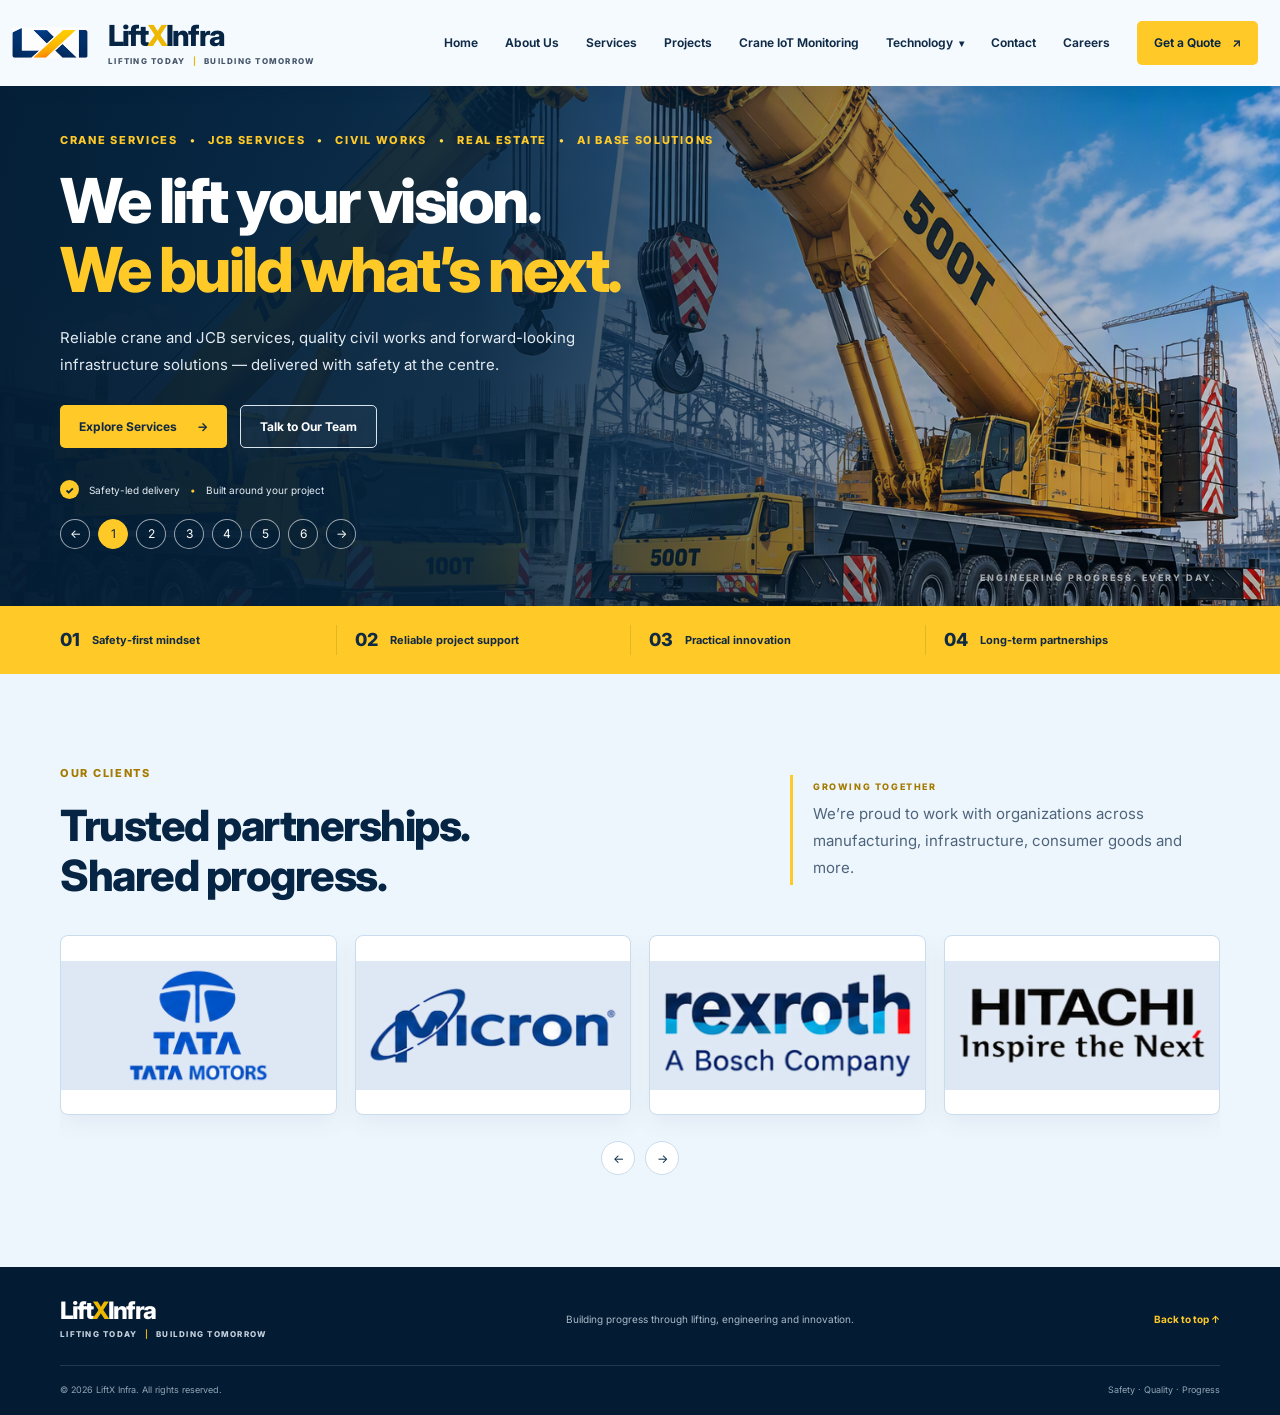
<file: index.html>
<!DOCTYPE html>
<html lang="en">
<head>
  <meta charset="UTF-8">
  <meta name="viewport" content="width=device-width, initial-scale=1.0">
  <meta name="description" content="LiftX Infra delivers crane and JCB services, civil works, real estate and AI-enabled infrastructure solutions.">
  <title>LiftX Infra | Lifting Today. Building Tomorrow.</title>
  <link rel="preconnect" href="https://fonts.googleapis.com">
  <link rel="preconnect" href="https://fonts.gstatic.com" crossorigin>
  <link href="https://fonts.googleapis.com/css2?family=Inter:wght@400;500;600;700;800&display=swap" rel="stylesheet">
  <link rel="stylesheet" href="style.css">
  <link rel="stylesheet" href="technology-menu.css">
  <style>
    .hero {
      background-image: none;
    }
    .hero-slides,
    .hero-slide {
      position: absolute;
      inset: 0;
    }
    .hero-slides {
      overflow: hidden;
    }
    .hero-slide {
      width: 100%;
      height: 100%;
      object-fit: cover;
      object-position: center 48%;
      opacity: 0;
      transition: opacity 900ms ease;
    }
    .hero-slide.is-active {
      opacity: 1;
    }
    .hero-shade {
      z-index: 1;
    }
    .hero-content {
      z-index: 2;
    }
    .hero-caption {
      z-index: 2;
    }
    .hero-slider-controls {
      display: flex;
      align-items: center;
      gap: 8px;
      margin-top: 20px;
    }
    .hero-slider-controls button {
      display: inline-grid;
      min-width: 30px;
      height: 30px;
      padding: 0 8px;
      place-items: center;
      border: 1px solid rgb(255 255 255 / 60%);
      border-radius: 20px;
      background: rgb(3 29 52 / 45%);
      color: white;
      font: inherit;
      font-size: 12px;
      cursor: pointer;
    }
    .hero-slider-controls button[aria-current="true"] {
      border-color: var(--yellow);
      background: var(--yellow);
      color: var(--navy);
    }
    .hero-slider-controls button:focus-visible {
      outline: 2px solid white;
      outline-offset: 3px;
    }
    @media (prefers-reduced-motion: reduce) {
      .hero-slide {
        transition: none;
      }
    }
    .service-grid {
      grid-template-columns: repeat(3, 1fr);
    }
    .service-art::before {
      content: "";
      position: absolute;
      inset: 0;
      z-index: 1;
      border: 0;
      transform: none;
      width: auto;
      height: auto;
      background: linear-gradient(0deg, rgb(6 37 68 / 72%), transparent 72%);
    }
    .service-art::after {
      display: none;
    }
    .service-art img {
      position: absolute;
      inset: 0;
      width: 100%;
      height: 100%;
      object-fit: cover;
    }
    .service-art .art-label {
      z-index: 2;
      color: #fff;
      bottom: 12px;
      left: 14px;
    }
    .clients-section {
      overflow: hidden;
    }
    .clients-section .section-heading {
      align-items: center;
    }
    .clients-section .section-heading > .clients-intro {
      max-width: 430px;
      margin: 0 0 4px;
      padding: 4px 0 4px 20px;
      border-left: 3px solid var(--yellow);
      color: var(--muted);
      font-size: 15px;
      line-height: 1.8;
    }
    .clients-intro span {
      display: block;
      margin-bottom: 5px;
      color: #a47b00;
      font-size: 9px;
      font-weight: 800;
      letter-spacing: 1.6px;
      text-transform: uppercase;
    }
    .client-slider {
      overflow: hidden;
    }
    .client-slider-track {
      display: flex;
      align-items: stretch;
      gap: 18px;
      transition: transform 600ms ease;
    }
    .client-slide {
      flex: 0 0 calc((100% - 54px) / 4);
      min-width: 0;
    }
    .client-card {
      display: flex;
      overflow: hidden;
      width: 100%;
      height: 180px;
      align-items: center;
      justify-content: center;
      border: 1px solid var(--line);
      border-radius: 8px;
      background: #fff;
      box-shadow: 0 8px 24px rgb(9 39 67 / 6%);
    }
    .client-card img {
      display: block;
      width: 100%;
      height: 100%;
      object-fit: contain;
    }
    .client-slider-controls {
      display: flex;
      align-items: center;
      justify-content: center;
      gap: 10px;
      margin-top: 26px;
    }
    .client-slider-controls button {
      display: inline-grid;
      min-width: 34px;
      height: 34px;
      padding: 0 9px;
      place-items: center;
      border: 1px solid var(--line);
      border-radius: 20px;
      background: #fff;
      color: var(--navy);
      font: inherit;
      font-size: 12px;
      cursor: pointer;
    }
    .client-slider-controls button[aria-current="true"] {
      border-color: var(--yellow);
      background: var(--yellow);
    }
    .client-slider-controls button:focus-visible {
      outline: 2px solid var(--navy);
      outline-offset: 3px;
    }
    @media (prefers-reduced-motion: reduce) {
      .client-slider-track {
        transition: none;
      }
    }
    @media (max-width: 950px) {
      .service-grid {
        grid-template-columns: repeat(2, 1fr);
      }
      .client-slide {
        flex-basis: calc((100% - 18px) / 2);
      }
    }
    @media (max-width: 420px) {
      .client-slide {
        flex-basis: 100%;
      }
    }
    @media (max-width: 420px) {
      .service-grid {
        grid-template-columns: 1fr;
      }
    }
  </style>
  <link rel="stylesheet" href="theme.css">
  <link rel="stylesheet" href="brand-colors.css">
</head>
<body>
  <header class="site-header">
    <a class="brand" href="#home" aria-label="LiftX Infra home">
      <img class="brand-logo" src="assets/liftx-logo.png" alt="LiftX Infra" width="1175" height="480">
      <span class="brand-text"><span class="brand-mark">Lift<span>X</span>Infra</span><span class="brand-tagline">LIFTING TODAY <b>|</b> BUILDING TOMORROW</span></span>
    </a>
    <button class="menu-toggle" aria-label="Open navigation" aria-expanded="false">☰</button>
    <nav class="nav">
      <a href="#home" aria-current="page">Home</a><a href="about.html">About Us</a><a href="services.html">Services</a>
      <a href="projects.html">Projects</a><a href="crane-monitoring.html">Crane IoT Monitoring</a>
      <div class="technology-nav-item">
        <button class="technology-menu-toggle" type="button" aria-expanded="false" aria-controls="technologyDropdown">Technology <span class="technology-menu-chevron" aria-hidden="true">▾</span></button>
        <div class="technology-dropdown" id="technologyDropdown" hidden>
          <div class="technology-menu-intro"><button class="technology-menu-back" type="button" aria-label="Back to page, close Technology menu">&larr; Back</button><span>Technology</span><strong>Smarter Infrastructure <em>with Technology</em></strong><p>We bring together modern IT, IoT and data insights to support safer, smarter and more efficient infrastructure.</p></div>
          <section class="technology-menu-group"><h2><span class="technology-menu-icon" aria-hidden="true"></span>Internet of Things (IoT)</h2><ul><li>Industrial IoT (IIoT)</li><li>IoT Device Integration</li><li>Sensor &amp; Data Analytics</li><li>Real-time Monitoring</li><li>Edge Computing</li><li>IoT Platforms &amp; Dashboards</li></ul></section>
          <section class="technology-menu-group"><h2><span class="technology-menu-icon" aria-hidden="true"></span>Managed IT Services</h2><ul><li>IT Support &amp; Helpdesk</li><li>Network Management</li><li>Disaster Recovery</li><li>Managed Cloud</li><li>Endpoint Management</li><li>IT Infrastructure</li></ul></section>
          <section class="technology-menu-group"><h2><span class="technology-menu-icon" aria-hidden="true"></span>Cybersecurity</h2><ul><li>MSSP (Managed Security)</li><li>Penetration Testing</li><li>Vulnerability Assessment</li><li>Firewall &amp; Network Security</li><li>Security Monitoring (SOC)</li><li>Compliance &amp; Risk Management</li></ul></section>
          <section class="technology-menu-group"><h2><span class="technology-menu-icon" aria-hidden="true"></span>Cloud &amp; Infrastructure</h2><ul><li>Cloud Migration</li><li>AWS / Azure / GCP</li><li>DevOps &amp; CI/CD</li><li>Containerization (Docker, Kubernetes)</li><li>Data Centers</li><li>Hybrid &amp; Multi-Cloud</li></ul></section>
          <section class="technology-menu-group"><h2><span class="technology-menu-icon" aria-hidden="true"></span>Software Development</h2><ul><li>Web Applications</li><li>Mobile Applications</li><li>AI &amp; Machine Learning</li><li>SaaS Development</li><li>API Development</li><li>UI/UX Design</li></ul></section>
          <section class="technology-menu-group"><h2><span class="technology-menu-icon" aria-hidden="true"></span>Automation &amp; Industry 4.0</h2><ul><li>Industrial Automation</li><li>SCADA &amp; Control Systems</li><li>Predictive Maintenance</li><li>Digital Twins</li><li>Robotics Integration</li><li>Smart Manufacturing</li></ul></section>
          <section class="technology-menu-group"><h2><span class="technology-menu-icon" aria-hidden="true"></span>Data &amp; Analytics</h2><ul><li>Big Data Solutions</li><li>Business Intelligence</li><li>Data Visualization</li><li>AI/ML Solutions</li><li>Data Lake &amp; Warehousing</li><li>Analytics for Operations</li></ul></section>
          <section class="technology-menu-group"><h2><span class="technology-menu-icon" aria-hidden="true"></span>Networking &amp; Connectivity</h2><ul><li>5G &amp; Private Networks</li><li>Industrial Networking</li><li>Wireless Solutions</li><li>SD-WAN</li><li>IoT Connectivity (LTE, LoRa, NB-IoT)</li><li>Network Design &amp; Optimization</li></ul></section>
          <div class="technology-menu-footer"><a href="crane-monitoring.html">Crane IoT Monitoring <span aria-hidden="true">→</span></a><p>From cloud to AI — building what's next.</p><a href="technology.html">Explore All Technology <span aria-hidden="true">→</span></a></div>
        </div>
      </div>
      <a href="contact.html">Contact</a>
      <a href="careers.html">Careers</a>
      <a class="nav-cta" href="contact.html">Get a Quote <span>↗</span></a>
    </nav>
  </header>

  <main>
    <section class="hero" id="home">
      <div class="hero-slides" aria-hidden="true">
        <img class="hero-slide is-active" src="images/100%20Ton%26500%20Ton.png" alt="">
        <img class="hero-slide" src="images/Civil1.png" alt="">
        <img class="hero-slide" src="images/Civil2.png" alt="">
        <img class="hero-slide" src="images/Civil3.png" alt="">
        <img class="hero-slide" src="images/Crane.jpg" alt="">
        <img class="hero-slide" src="images/Hydra%20crane.jpg" alt="">
      </div>
      <div class="hero-shade"></div>
      <div class="hero-content container">
        <p class="eyebrow">CRANE SERVICES <i>•</i> JCB SERVICES <i>•</i> CIVIL WORKS <i>•</i> REAL ESTATE <i>•</i> AI BASE SOLUTIONS</p>
        <h1>We lift your vision.<br><span>We build what’s next.</span></h1>
        <p class="hero-copy">Reliable crane and JCB services, quality civil works and forward-looking infrastructure solutions — delivered with safety at the centre.</p>
        <div class="hero-actions">
          <a class="button button-yellow" href="services.html">Explore Services <span>→</span></a>
          <a class="button button-outline" href="contact.html">Talk to Our Team</a>
        </div>
        <div class="hero-proof"><span class="proof-icon">✓</span><span>Safety-led delivery</span><span class="proof-dot">•</span><span>Built around your project</span></div>
        <div class="hero-slider-controls" role="group" aria-label="Homepage image slides">
          <button type="button" data-slide-direction="-1" aria-label="Previous image">←</button>
          <button type="button" data-slide-to="0" aria-label="Show image 1" aria-current="true">1</button>
          <button type="button" data-slide-to="1" aria-label="Show image 2">2</button>
          <button type="button" data-slide-to="2" aria-label="Show image 3">3</button>
          <button type="button" data-slide-to="3" aria-label="Show image 4">4</button>
          <button type="button" data-slide-to="4" aria-label="Show image 5">5</button>
          <button type="button" data-slide-to="5" aria-label="Show image 6">6</button>
          <button type="button" data-slide-direction="1" aria-label="Next image">→</button>
        </div>
      </div>
      <div class="hero-caption">ENGINEERING PROGRESS. EVERY DAY.</div>
    </section>

    <section class="trust-strip">
      <div class="container trust-inner">
        <div><strong>01</strong><span>Safety-first mindset</span></div>
        <div><strong>02</strong><span>Reliable project support</span></div>
        <div><strong>03</strong><span>Practical innovation</span></div>
        <div><strong>04</strong><span>Long-term partnerships</span></div>
      </div>
    </section>

    <section class="section container clients-section" id="clients" aria-labelledby="clients-heading">
      <div class="section-heading">
        <div><p class="eyebrow dark">OUR CLIENTS</p><h2 id="clients-heading">Trusted partnerships.<br>Shared progress.</h2></div>
        <p class="clients-intro"><span>Growing together</span>We’re proud to work with organizations across manufacturing, infrastructure, consumer goods and more.</p>
      </div>
      <div class="client-slider" data-client-slider role="region" aria-roledescription="carousel" aria-label="LiftX Infra clients">
        <div class="client-slider-track">
          <div class="client-slide" role="group" aria-roledescription="slide" aria-label="1 of 17"><div class="client-card"><img src="Clients/01_Tata_Motors.png" alt="Tata Motors" loading="lazy"></div></div>
          <div class="client-slide" role="group" aria-roledescription="slide" aria-label="2 of 17" aria-hidden="true"><div class="client-card"><img src="Clients/02_Micron_Technology.png" alt="Micron Technology" loading="lazy"></div></div>
          <div class="client-slide" role="group" aria-roledescription="slide" aria-label="3 of 17" aria-hidden="true"><div class="client-card"><img src="Clients/03_Bosch_Rexroth.png" alt="Bosch Rexroth" loading="lazy"></div></div>
          <div class="client-slide" role="group" aria-roledescription="slide" aria-label="4 of 17" aria-hidden="true"><div class="client-card"><img src="Clients/04_Hitachi_HiRel.png" alt="Hitachi Hi-Rel" loading="lazy"></div></div>
          <div class="client-slide" role="group" aria-roledescription="slide" aria-label="5 of 17" aria-hidden="true"><div class="client-card"><img src="Clients/05_Nestle_India.png" alt="Nestle India" loading="lazy"></div></div>
          <div class="client-slide" role="group" aria-roledescription="slide" aria-label="6 of 17" aria-hidden="true"><div class="client-card"><img src="Clients/06_Coca_Cola.png" alt="Coca-Cola" loading="lazy"></div></div>
          <div class="client-slide" role="group" aria-roledescription="slide" aria-label="7 of 17" aria-hidden="true"><div class="client-card"><img src="Clients/07_NIVEA.png" alt="NIVEA" loading="lazy"></div></div>
          <div class="client-slide" role="group" aria-roledescription="slide" aria-label="8 of 17" aria-hidden="true"><div class="client-card"><img src="Clients/08_Colgate_Palmolive.png" alt="Colgate-Palmolive" loading="lazy"></div></div>
          <div class="client-slide" role="group" aria-roledescription="slide" aria-label="9 of 17" aria-hidden="true"><div class="client-card"><img src="Clients/09_POSCO.png" alt="POSCO" loading="lazy"></div></div>
          <div class="client-slide" role="group" aria-roledescription="slide" aria-label="10 of 17" aria-hidden="true"><div class="client-card"><img src="Clients/10_Maxxis.png" alt="Maxxis" loading="lazy"></div></div>
          <div class="client-slide" role="group" aria-roledescription="slide" aria-label="11 of 17" aria-hidden="true"><div class="client-card"><img src="Clients/11_JBM_Group.png" alt="JBM Group" loading="lazy"></div></div>
          <div class="client-slide" role="group" aria-roledescription="slide" aria-label="12 of 17" aria-hidden="true"><div class="client-card"><img src="Clients/12_Motherson.png" alt="Motherson" loading="lazy"></div></div>
          <div class="client-slide" role="group" aria-roledescription="slide" aria-label="13 of 17" aria-hidden="true"><div class="client-card"><img src="Clients/13_Emcure_Pharmaceuticals.png" alt="Emcure Pharmaceuticals" loading="lazy"></div></div>
          <div class="client-slide" role="group" aria-roledescription="slide" aria-label="14 of 17" aria-hidden="true"><div class="client-card"><img src="Clients/14_UFlex.png" alt="UFlex" loading="lazy"></div></div>
          <div class="client-slide" role="group" aria-roledescription="slide" aria-label="15 of 17" aria-hidden="true"><div class="client-card"><img src="Clients/15_Inductotherm.png" alt="Inductotherm" loading="lazy"></div></div>
          <div class="client-slide" role="group" aria-roledescription="slide" aria-label="16 of 17" aria-hidden="true"><div class="client-card"><img src="Clients/16_Ford.png" alt="Ford" loading="lazy"></div></div>
          <div class="client-slide" role="group" aria-roledescription="slide" aria-label="17 of 17" aria-hidden="true"><div class="client-card"><img src="Clients/17_Larsen_and_Toubro_LandT.png" alt="Larsen &amp; Toubro" loading="lazy"></div></div>
        </div>
        <div class="client-slider-controls" role="group" aria-label="Client carousel controls">
          <button type="button" data-client-direction="-1" aria-label="Previous clients">←</button>
          <button type="button" data-client-direction="1" aria-label="Next clients">→</button>
        </div>
      </div>
    </section>

  </main>

  <footer class="site-footer">
    <div class="container footer-top"><a class="brand footer-brand" href="#home"><span class="brand-mark">Lift<span>X</span>Infra</span><span class="brand-tagline">LIFTING TODAY <b>|</b> BUILDING TOMORROW</span></a><p>Building progress through lifting, engineering and innovation.</p><a class="back-top" href="#home">Back to top ↑</a></div>
    <div class="container footer-bottom"><span>© <span id="year"></span> LiftX Infra. All rights reserved.</span><span>Safety · Quality · Progress</span></div>
  </footer>
  <script src="script.js"></script>
</body>
</html>
</file>
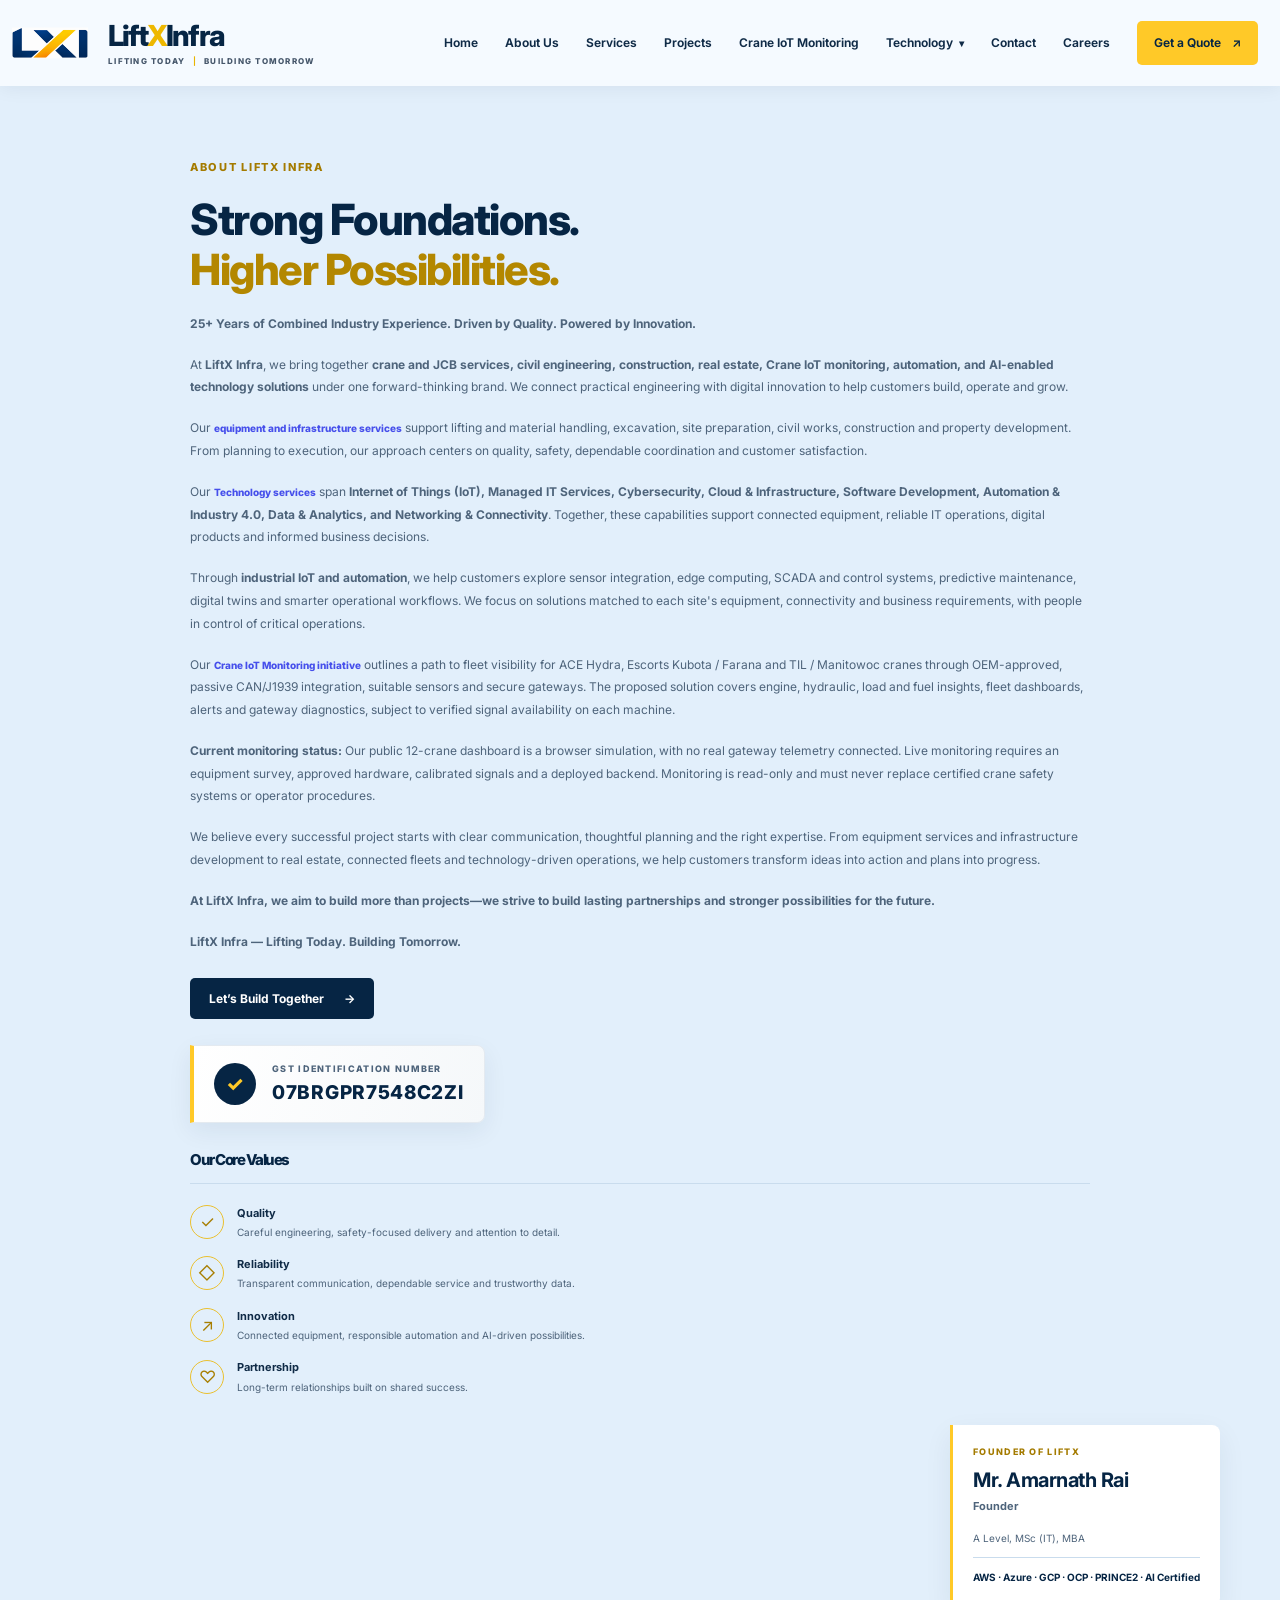
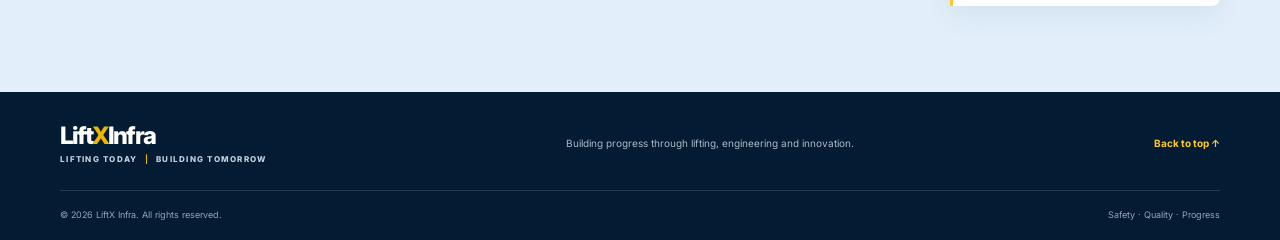
<file: about.html>
<!DOCTYPE html>
<html lang="en">
<head>
  <meta charset="UTF-8">
  <meta name="viewport" content="width=device-width, initial-scale=1.0">
  <meta name="description" content="Discover LiftX Infra: crane and JCB services, civil construction, real estate, Crane IoT monitoring, automation and eight connected technology service areas.">
  <title>About Us | LiftX Infra</title>
  <link rel="preconnect" href="https://fonts.googleapis.com">
  <link rel="preconnect" href="https://fonts.gstatic.com" crossorigin>
  <link href="https://fonts.googleapis.com/css2?family=Inter:wght@400;500;600;700;800&display=swap" rel="stylesheet">
  <link rel="stylesheet" href="style.css">
  <link rel="stylesheet" href="technology-menu.css">
  <style>
    .about-page .about-section {
      position: relative;
      padding: 72px 0 86px;
    }
    .about-page .about-grid {
      grid-template-columns: minmax(0, 1fr);
    }
    .about-page .about-copy {
      width: min(100%, 900px);
      margin: 0 auto;
    }
    .about-page .about-title {
      margin: 0;
      color: var(--navy);
      font-size: clamp(31px, 3.5vw, 43px);
      font-weight: 800;
      letter-spacing: -1.5px;
      line-height: 1.17;
    }
    .about-page .about-title span {
      color: #b38700;
    }
    .about-page .business-id-card {
      display: flex;
      align-items: center;
      gap: 16px;
      width: fit-content;
      max-width: 100%;
      margin-top: 26px;
      padding: 16px 20px;
      border: 1px solid #e4eaf0;
      border-left: 4px solid var(--yellow);
      border-radius: 0 8px 8px 0;
      background: linear-gradient(110deg, #fff, #f5f8fa);
      box-shadow: 0 8px 24px rgb(9 39 67 / 7%);
    }
    .about-page .business-id-mark {
      display: grid;
      flex: 0 0 42px;
      width: 42px;
      height: 42px;
      place-items: center;
      border-radius: 50%;
      background: var(--navy);
      color: var(--yellow);
      font-size: 20px;
      font-weight: 800;
    }
    .about-page .business-id-label {
      display: block;
      margin-bottom: 3px;
      color: var(--muted);
      font-size: 9px;
      font-weight: 800;
      letter-spacing: 1.3px;
      text-transform: uppercase;
    }
    .about-page .business-id-number {
      display: block;
      color: var(--navy);
      font-size: clamp(15px, 2vw, 19px);
      font-weight: 800;
      letter-spacing: .7px;
      line-height: 1.35;
    }
    .about-page .about-values-heading {
      margin: 0 0 14px;
      color: var(--navy);
      font-size: 15px;
    }
    .about-page .about-details {
      display: block;
      margin-top: 28px;
    }
    .about-page .values {
      margin-top: 0;
    }
    .about-page .founder-card {
      width: min(270px, calc(100% - 44px));
      margin: 30px clamp(22px, calc((100vw - 1160px) / 2), 100px) 0 auto;
      padding: 20px;
      border-left: 3px solid var(--yellow);
      border-radius: 0 8px 8px 0;
      background: #fff;
      box-shadow: 0 10px 28px rgb(9 39 67 / 7%);
    }
    @media (min-width: 1800px) {
      .about-page .founder-card {
        position: absolute;
        right: clamp(28px, 4vw, 76px);
        bottom: 86px;
        margin: 0;
      }
    }
    .about-page .founder-label {
      margin: 0 0 8px;
      color: #a47b00;
      font-size: 9px;
      font-weight: 800;
      letter-spacing: 1.3px;
      text-transform: uppercase;
    }
    .about-page .founder-card h2 {
      margin: 0;
      color: var(--navy);
      font-size: 20px;
      letter-spacing: -.5px;
      line-height: 1.25;
    }
    .about-page .founder-role {
      margin: 4px 0 14px;
      color: var(--muted);
      font-size: 11px;
      font-weight: 700;
    }
    .about-page .founder-qualifications {
      margin: 0;
      color: var(--muted);
      font-size: 10px;
      line-height: 1.8;
    }
    .about-page .founder-certifications {
      margin: 10px 0 0;
      padding-top: 10px;
      border-top: 1px solid var(--line);
      color: var(--navy);
      font-size: 10px;
      font-weight: 700;
      line-height: 1.8;
    }
    @media (max-width: 720px) {
      .about-page .about-section {
        padding: 52px 0 65px;
      }
      .about-page .about-details {
        display: block;
      }
      .about-page .founder-card {
        width: min(calc(100% - 44px), 360px);
        margin: 28px auto 0;
      }
    }
  </style>
  <link rel="stylesheet" href="theme.css">
  <link rel="stylesheet" href="brand-colors.css">
</head>
<body class="about-page">
  <header class="site-header">
    <a class="brand" href="index.html#home" aria-label="LiftX Infra home">
      <img class="brand-logo" src="assets/liftx-logo.png" alt="LiftX Infra" width="1175" height="480">
      <span class="brand-text"><span class="brand-mark">Lift<span>X</span>Infra</span><span class="brand-tagline">LIFTING TODAY <b>|</b> BUILDING TOMORROW</span></span>
    </a>
    <button class="menu-toggle" aria-label="Open navigation" aria-expanded="false">☰</button>
    <nav class="nav">
      <a href="index.html#home">Home</a><a href="about.html" aria-current="page">About Us</a><a href="services.html">Services</a>
      <a href="projects.html">Projects</a><a href="crane-monitoring.html">Crane IoT Monitoring</a>
      <div class="technology-nav-item">
        <button class="technology-menu-toggle" type="button" aria-expanded="false" aria-controls="technologyDropdown">Technology <span class="technology-menu-chevron" aria-hidden="true">▾</span></button>
        <div class="technology-dropdown" id="technologyDropdown" hidden>
          <div class="technology-menu-intro"><button class="technology-menu-back" type="button" aria-label="Back to page, close Technology menu">&larr; Back</button><span>Technology</span><strong>Smarter Infrastructure <em>with Technology</em></strong><p>We bring together modern IT, IoT and data insights to support safer, smarter and more efficient infrastructure.</p></div>
          <section class="technology-menu-group"><h2><span class="technology-menu-icon" aria-hidden="true"></span>Internet of Things (IoT)</h2><ul><li>Industrial IoT (IIoT)</li><li>IoT Device Integration</li><li>Sensor &amp; Data Analytics</li><li>Real-time Monitoring</li><li>Edge Computing</li><li>IoT Platforms &amp; Dashboards</li></ul></section>
          <section class="technology-menu-group"><h2><span class="technology-menu-icon" aria-hidden="true"></span>Managed IT Services</h2><ul><li>IT Support &amp; Helpdesk</li><li>Network Management</li><li>Disaster Recovery</li><li>Managed Cloud</li><li>Endpoint Management</li><li>IT Infrastructure</li></ul></section>
          <section class="technology-menu-group"><h2><span class="technology-menu-icon" aria-hidden="true"></span>Cybersecurity</h2><ul><li>MSSP (Managed Security)</li><li>Penetration Testing</li><li>Vulnerability Assessment</li><li>Firewall &amp; Network Security</li><li>Security Monitoring (SOC)</li><li>Compliance &amp; Risk Management</li></ul></section>
          <section class="technology-menu-group"><h2><span class="technology-menu-icon" aria-hidden="true"></span>Cloud &amp; Infrastructure</h2><ul><li>Cloud Migration</li><li>AWS / Azure / GCP</li><li>DevOps &amp; CI/CD</li><li>Containerization (Docker, Kubernetes)</li><li>Data Centers</li><li>Hybrid &amp; Multi-Cloud</li></ul></section>
          <section class="technology-menu-group"><h2><span class="technology-menu-icon" aria-hidden="true"></span>Software Development</h2><ul><li>Web Applications</li><li>Mobile Applications</li><li>AI &amp; Machine Learning</li><li>SaaS Development</li><li>API Development</li><li>UI/UX Design</li></ul></section>
          <section class="technology-menu-group"><h2><span class="technology-menu-icon" aria-hidden="true"></span>Automation &amp; Industry 4.0</h2><ul><li>Industrial Automation</li><li>SCADA &amp; Control Systems</li><li>Predictive Maintenance</li><li>Digital Twins</li><li>Robotics Integration</li><li>Smart Manufacturing</li></ul></section>
          <section class="technology-menu-group"><h2><span class="technology-menu-icon" aria-hidden="true"></span>Data &amp; Analytics</h2><ul><li>Big Data Solutions</li><li>Business Intelligence</li><li>Data Visualization</li><li>AI/ML Solutions</li><li>Data Lake &amp; Warehousing</li><li>Analytics for Operations</li></ul></section>
          <section class="technology-menu-group"><h2><span class="technology-menu-icon" aria-hidden="true"></span>Networking &amp; Connectivity</h2><ul><li>5G &amp; Private Networks</li><li>Industrial Networking</li><li>Wireless Solutions</li><li>SD-WAN</li><li>IoT Connectivity (LTE, LoRa, NB-IoT)</li><li>Network Design &amp; Optimization</li></ul></section>
          <div class="technology-menu-footer"><a href="crane-monitoring.html">Crane IoT Monitoring <span aria-hidden="true">→</span></a><p>From cloud to AI — building what's next.</p><a href="technology.html">Explore All Technology <span aria-hidden="true">→</span></a></div>
        </div>
      </div>
      <a href="contact.html">Contact</a>
      <a href="careers.html">Careers</a>
      <a class="nav-cta" href="contact.html">Get a Quote <span>↗</span></a>
    </nav>
  </header>

  <main>
    <section class="about-section" id="about">
      <div class="container about-grid">
        <div class="about-copy">
          <p class="eyebrow dark">ABOUT LIFTX INFRA</p>
          <h1 class="about-title">Strong Foundations.<br><span>Higher Possibilities.</span></h1>
          <p><strong>25+ Years of Combined Industry Experience. Driven by Quality. Powered by Innovation.</strong></p>
          <p>At <strong>LiftX Infra</strong>, we bring together <strong>crane and JCB services, civil engineering, construction, real estate, Crane IoT monitoring, automation, and AI-enabled technology solutions</strong> under one forward-thinking brand. We connect practical engineering with digital innovation to help customers build, operate and grow.</p>
          <p>Our <a class="text-link" href="services.html">equipment and infrastructure services</a> support lifting and material handling, excavation, site preparation, civil works, construction and property development. From planning to execution, our approach centers on quality, safety, dependable coordination and customer satisfaction.</p>
          <p>Our <a class="text-link" href="technology.html">Technology services</a> span <strong>Internet of Things (IoT), Managed IT Services, Cybersecurity, Cloud &amp; Infrastructure, Software Development, Automation &amp; Industry 4.0, Data &amp; Analytics, and Networking &amp; Connectivity</strong>. Together, these capabilities support connected equipment, reliable IT operations, digital products and informed business decisions.</p>
          <p>Through <strong>industrial IoT and automation</strong>, we help customers explore sensor integration, edge computing, SCADA and control systems, predictive maintenance, digital twins and smarter operational workflows. We focus on solutions matched to each site's equipment, connectivity and business requirements, with people in control of critical operations.</p>
          <p>Our <a class="text-link" href="crane-monitoring.html">Crane IoT Monitoring initiative</a> outlines a path to fleet visibility for ACE Hydra, Escorts Kubota / Farana and TIL / Manitowoc cranes through OEM-approved, passive CAN/J1939 integration, suitable sensors and secure gateways. The proposed solution covers engine, hydraulic, load and fuel insights, fleet dashboards, alerts and gateway diagnostics, subject to verified signal availability on each machine.</p>
          <p><strong>Current monitoring status:</strong> Our public 12-crane dashboard is a browser simulation, with no real gateway telemetry connected. Live monitoring requires an equipment survey, approved hardware, calibrated signals and a deployed backend. Monitoring is read-only and must never replace certified crane safety systems or operator procedures.</p>
          <p>We believe every successful project starts with clear communication, thoughtful planning and the right expertise. From equipment services and infrastructure development to real estate, connected fleets and technology-driven operations, we help customers transform ideas into action and plans into progress.</p>
          <p><strong>At LiftX Infra, we aim to build more than projects—we strive to build lasting partnerships and stronger possibilities for the future.</strong></p>
          <p><strong>LiftX Infra — Lifting Today. Building Tomorrow.</strong></p>
          <a class="button button-navy" href="contact.html">Let’s Build Together <span>→</span></a>
          <div class="business-id-card" aria-label="LiftX Infra GSTIN number 07BRGPR7548C2ZI">
            <span class="business-id-mark" aria-hidden="true">✓</span>
            <div>
              <span class="business-id-label">GST Identification Number</span>
              <strong class="business-id-number">07BRGPR7548C2ZI</strong>
            </div>
          </div>
          <div class="about-details">
            <div>
              <h2 class="about-values-heading">Our Core Values</h2>
              <div class="values">
                <div><span class="value-icon">✓</span><div><b>Quality</b><small>Careful engineering, safety-focused delivery and attention to detail.</small></div></div>
                <div><span class="value-icon">◇</span><div><b>Reliability</b><small>Transparent communication, dependable service and trustworthy data.</small></div></div>
                <div><span class="value-icon">↗</span><div><b>Innovation</b><small>Connected equipment, responsible automation and AI-driven possibilities.</small></div></div>
                <div><span class="value-icon">♡</span><div><b>Partnership</b><small>Long-term relationships built on shared success.</small></div></div>
              </div>
            </div>
          </div>
        </div>
      </div>
      <aside class="founder-card" aria-label="Founder profile">
        <p class="founder-label">Founder of LiftX</p>
        <h2>Mr. Amarnath Rai</h2>
        <p class="founder-role">Founder</p>
        <p class="founder-qualifications">A Level, MSc (IT), MBA</p>
        <p class="founder-certifications">AWS · Azure · GCP · OCP · PRINCE2 · AI Certified</p>
      </aside>
    </section>
  </main>

  <footer class="site-footer">
    <div class="container footer-top"><a class="brand footer-brand" href="index.html#home"><span class="brand-mark">Lift<span>X</span>Infra</span><span class="brand-tagline">LIFTING TODAY <b>|</b> BUILDING TOMORROW</span></a><p>Building progress through lifting, engineering and innovation.</p><a class="back-top" href="#about">Back to top ↑</a></div>
    <div class="container footer-bottom"><span>© <span id="year"></span> LiftX Infra. All rights reserved.</span><span>Safety · Quality · Progress</span></div>
  </footer>
  <script src="script.js"></script>
</body>
</html>
</file>
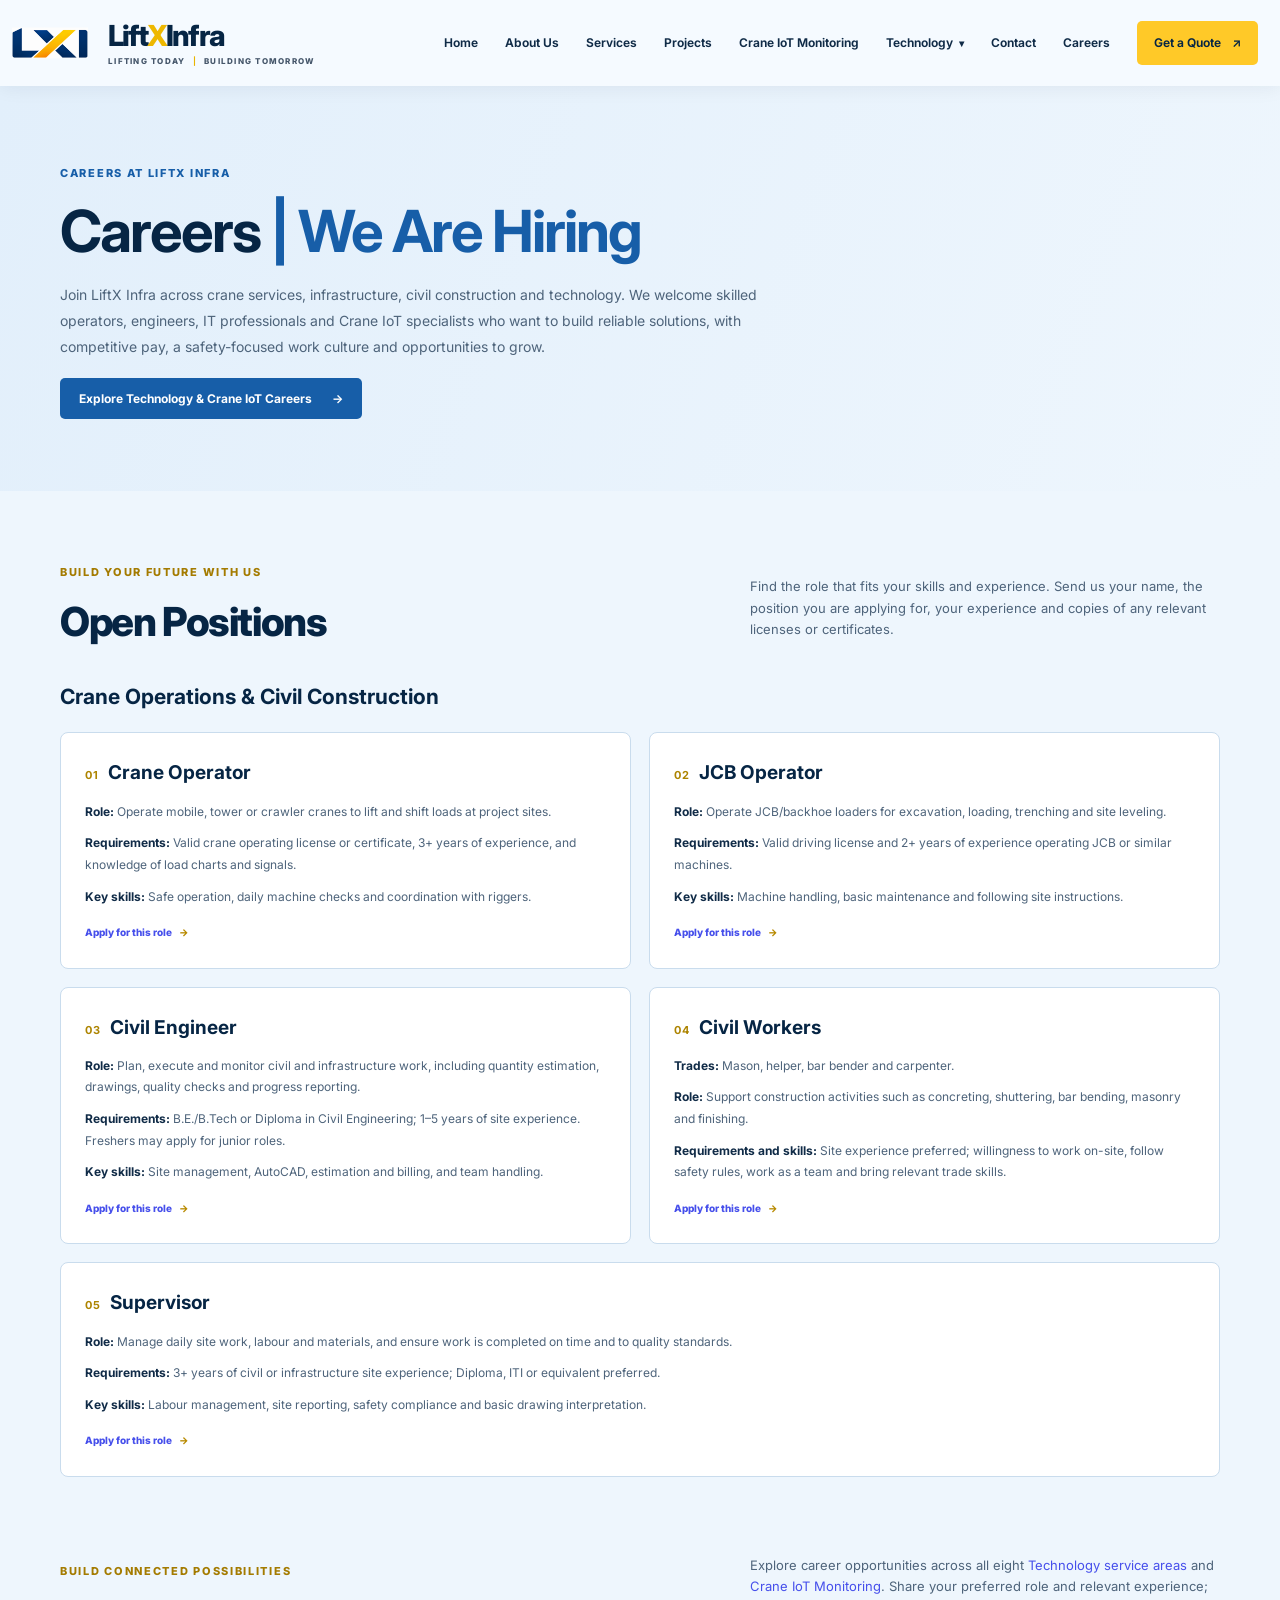
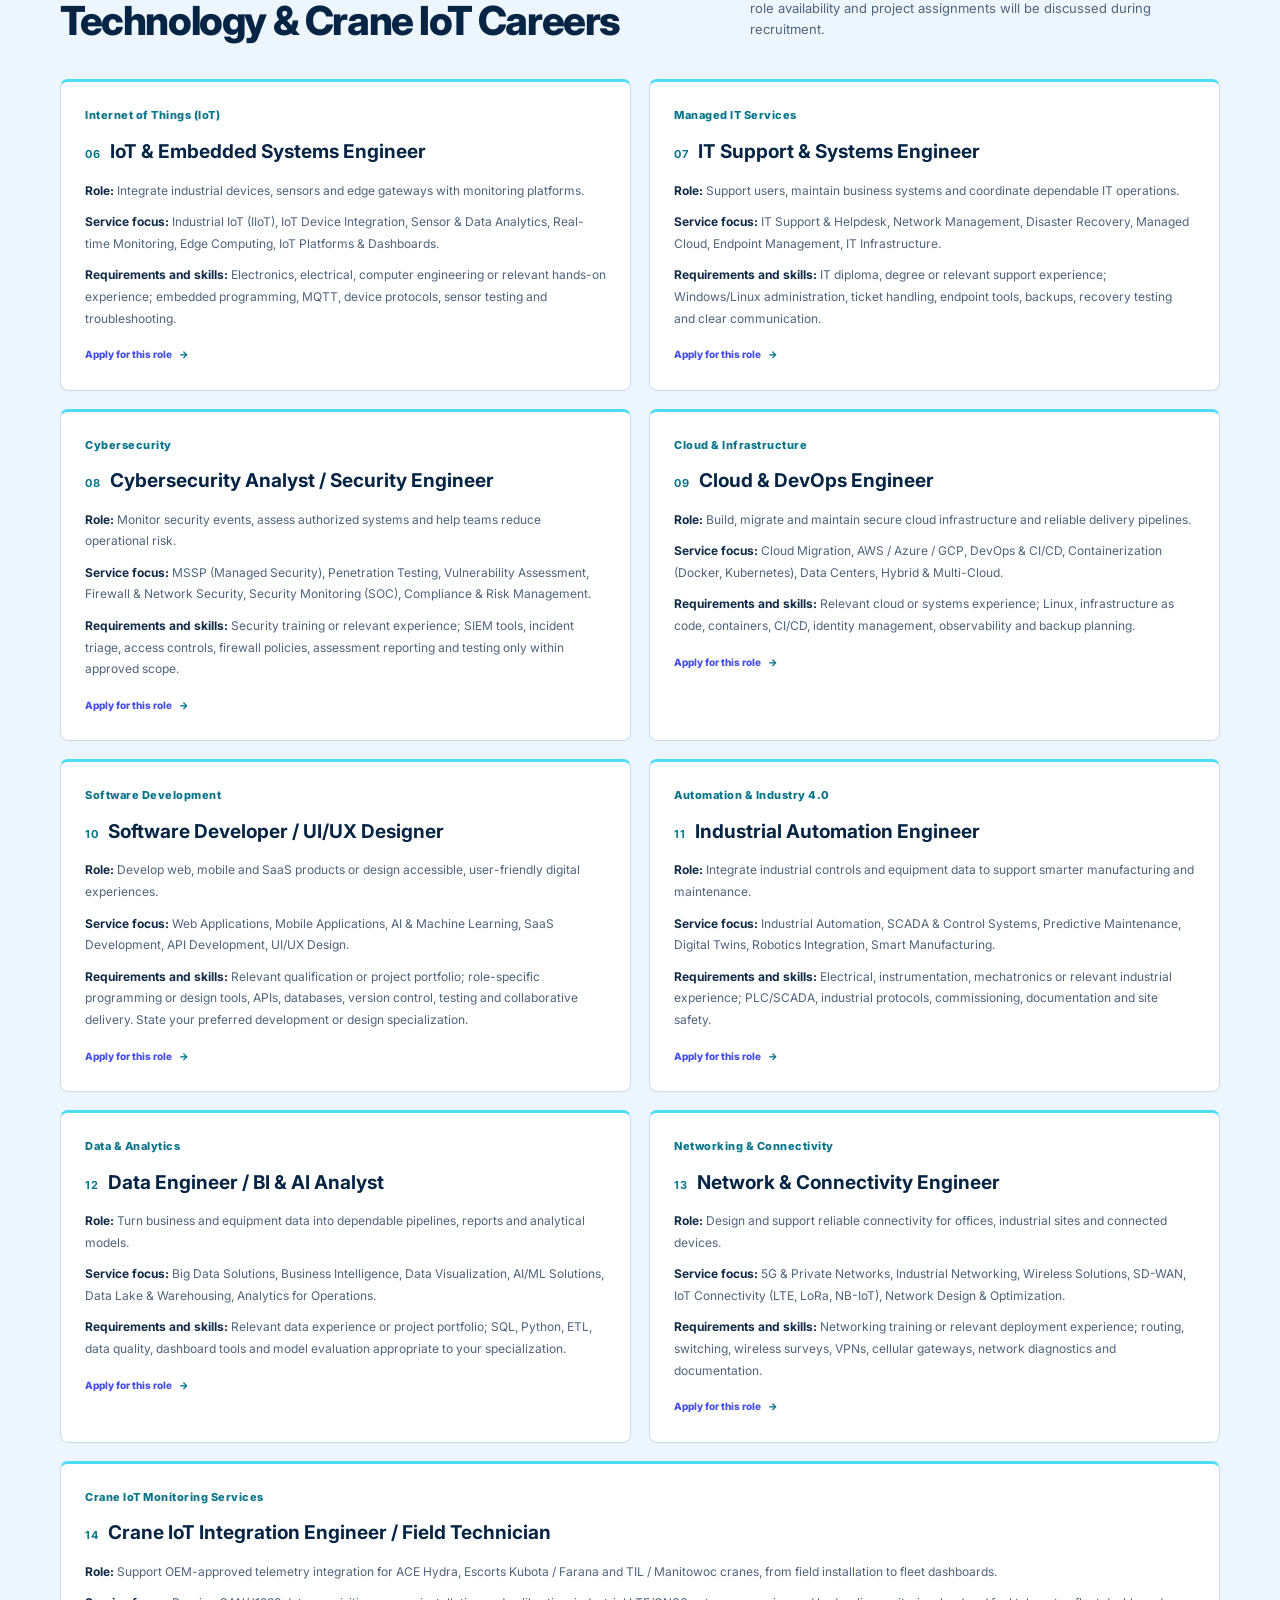
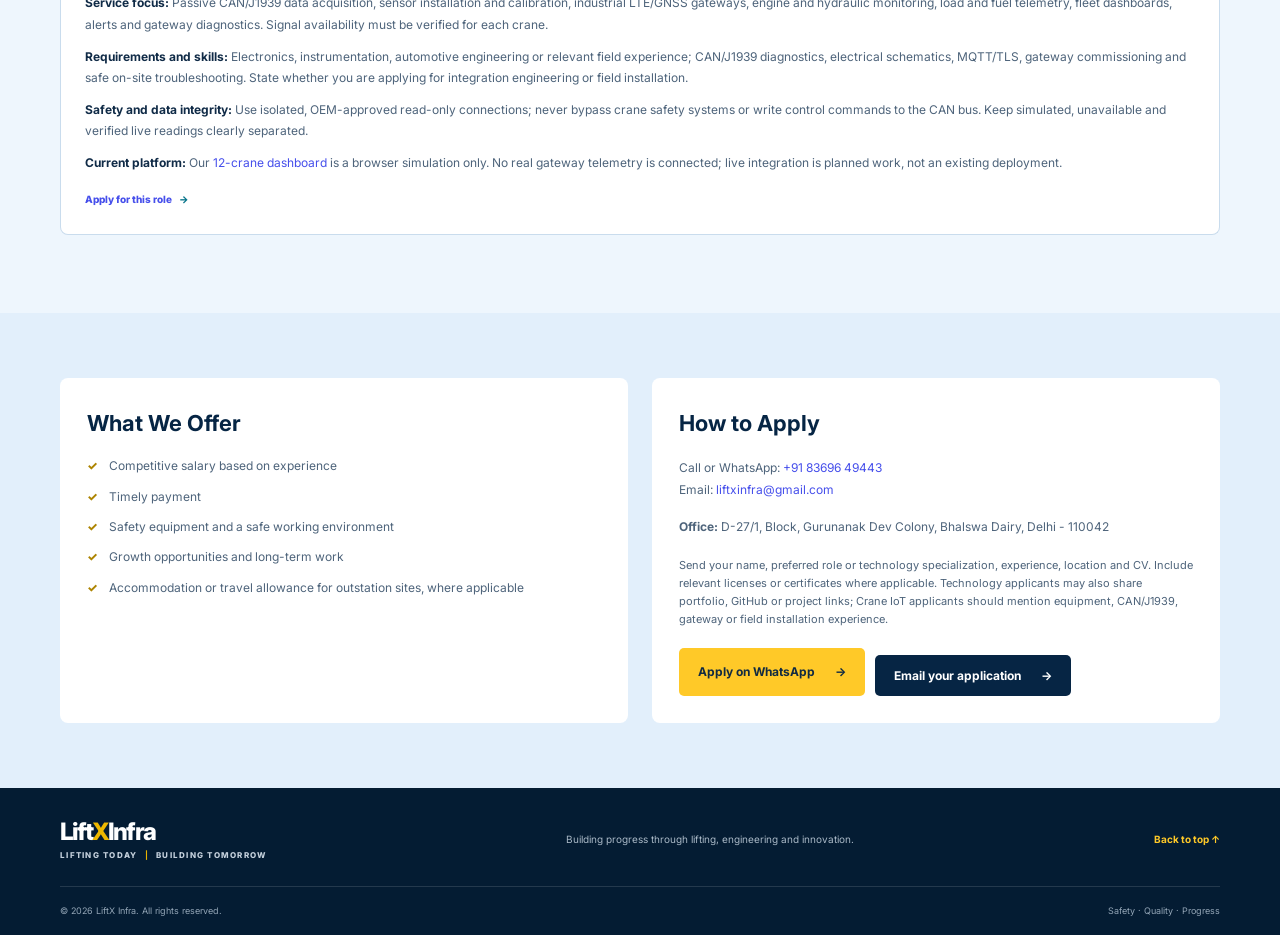
<file: careers.html>
<!DOCTYPE html>
<html lang="en">
<head>
  <meta charset="UTF-8">
  <meta name="viewport" content="width=device-width, initial-scale=1.0">
  <meta name="description" content="Explore LiftX Infra careers in crane operations, civil construction, IoT, IT support, cybersecurity, cloud, software, automation, data, networking and crane IoT monitoring.">
  <title>Careers | LiftX Infra</title>
  <link rel="preconnect" href="https://fonts.googleapis.com">
  <link rel="preconnect" href="https://fonts.gstatic.com" crossorigin>
  <link href="https://fonts.googleapis.com/css2?family=Inter:wght@400;500;600;700;800&display=swap" rel="stylesheet">
  <link rel="stylesheet" href="style.css">
  <link rel="stylesheet" href="technology-menu.css">
  <style>
    .careers-hero {
      padding: 78px 0 72px;
      color: white;
      background: linear-gradient(110deg, #062544, #0b3459);
    }
    .careers-hero h1 {
      max-width: 720px;
      margin: 0;
      font-size: clamp(38px, 5vw, 58px);
      line-height: 1.1;
      letter-spacing: -2px;
    }
    .careers-hero h1 span {
      color: var(--yellow);
    }
    .careers-hero p:not(.eyebrow) {
      max-width: 700px;
      margin: 18px 0 0;
      color: #dce6ee;
      font-size: 14px;
      line-height: 1.85;
    }
    .careers-section {
      padding-top: 72px;
      padding-bottom: 78px;
    }
    .careers-section .section-heading {
      align-items: end;
    }
    .careers-section .section-heading h2 {
      margin: 0;
      color: var(--navy);
      font-size: clamp(30px, 3.5vw, 40px);
      line-height: 1.15;
      letter-spacing: -1.4px;
    }
    .careers-section .section-heading > p {
      max-width: 470px;
    }
    .career-grid {
      display: grid;
      grid-template-columns: repeat(2, minmax(0, 1fr));
      gap: 18px;
    }
    .career-card {
      padding: 24px;
      border: 1px solid var(--line);
      border-radius: 8px;
      background: white;
    }
    .career-card:last-child {
      grid-column: 1 / -1;
    }
    .technology-careers {
      padding-top: 0;
      scroll-margin-top: 120px;
    }
    .career-area {
      margin: 0 0 18px;
      color: var(--navy);
      font-size: 21px;
    }
    .career-card .career-category {
      margin-top: 0;
      color: #876700;
      font-size: 11px;
      font-weight: 800;
      letter-spacing: .5px;
    }
    .career-card h3 {
      margin: 0 0 12px;
      color: var(--navy);
      font-size: 19px;
    }
    .career-card h3 span {
      margin-right: 9px;
      color: #ad8400;
      font-size: 11px;
      letter-spacing: 1px;
    }
    .career-card p {
      margin: 10px 0;
      color: var(--muted);
      font-size: 12px;
      line-height: 1.8;
    }
    .career-card p strong {
      color: var(--ink);
    }
    .career-card .text-link {
      display: inline-block;
      margin-top: 6px;
    }
    .career-details {
      padding: 65px 0;
      background: var(--pale);
    }
    .career-details-grid {
      display: grid;
      grid-template-columns: 1fr 1fr;
      gap: 24px;
    }
    .career-detail-card {
      padding: 27px;
      border-radius: 8px;
      background: white;
    }
    .career-detail-card h2 {
      margin: 0 0 15px;
      color: var(--navy);
      font-size: 22px;
    }
    .career-detail-card ul {
      display: grid;
      gap: 10px;
      margin: 0;
      padding: 0;
      list-style: none;
    }
    .career-detail-card li {
      position: relative;
      padding-left: 22px;
      color: var(--muted);
      font-size: 12px;
      line-height: 1.7;
    }
    .career-detail-card li::before {
      position: absolute;
      left: 0;
      color: #ad8400;
      content: "✓";
      font-weight: 800;
    }
    .career-contact {
      display: flex;
      flex-wrap: wrap;
      gap: 10px;
      margin-top: 19px;
    }
    .career-contact .button {
      text-align: center;
    }
    .career-address {
      margin: 16px 0 0;
      color: var(--muted);
      font-size: 12px;
      line-height: 1.8;
    }
    .career-note {
      margin: 18px 0 0;
      color: var(--muted);
      font-size: 11px;
    }
    @media (max-width: 720px) {
      .careers-hero {
        padding: 58px 0;
      }
      .career-grid,
      .career-details-grid {
        grid-template-columns: 1fr;
      }
      .career-card:last-child {
        grid-column: auto;
      }
      .career-detail-card {
        padding: 22px;
      }
    }
  </style>
  <link rel="stylesheet" href="theme.css">
  <link rel="stylesheet" href="brand-colors.css">
</head>
<body class="careers-page">
  <header class="site-header">
    <a class="brand" href="index.html#home" aria-label="LiftX Infra home"><img class="brand-logo" src="assets/liftx-logo.png" alt="LiftX Infra" width="1175" height="480"><span class="brand-text"><span class="brand-mark">Lift<span>X</span>Infra</span><span class="brand-tagline">LIFTING TODAY <b>|</b> BUILDING TOMORROW</span></span></a>
    <button class="menu-toggle" aria-label="Open navigation" aria-expanded="false">☰</button>
    <nav class="nav">
      <a href="index.html#home">Home</a><a href="about.html">About Us</a><a href="services.html">Services</a>
      <a href="projects.html">Projects</a><a href="crane-monitoring.html">Crane IoT Monitoring</a>
      <div class="technology-nav-item">
        <button class="technology-menu-toggle" type="button" aria-expanded="false" aria-controls="technologyDropdown">Technology <span class="technology-menu-chevron" aria-hidden="true">▾</span></button>
        <div class="technology-dropdown" id="technologyDropdown" hidden>
          <div class="technology-menu-intro"><button class="technology-menu-back" type="button" aria-label="Back to page, close Technology menu">&larr; Back</button><span>Technology</span><strong>Smarter Infrastructure <em>with Technology</em></strong><p>We bring together modern IT, IoT and data insights to support safer, smarter and more efficient infrastructure.</p></div>
          <section class="technology-menu-group"><h2><span class="technology-menu-icon" aria-hidden="true"></span>Internet of Things (IoT)</h2><ul><li>Industrial IoT (IIoT)</li><li>IoT Device Integration</li><li>Sensor &amp; Data Analytics</li><li>Real-time Monitoring</li><li>Edge Computing</li><li>IoT Platforms &amp; Dashboards</li></ul></section>
          <section class="technology-menu-group"><h2><span class="technology-menu-icon" aria-hidden="true"></span>Managed IT Services</h2><ul><li>IT Support &amp; Helpdesk</li><li>Network Management</li><li>Disaster Recovery</li><li>Managed Cloud</li><li>Endpoint Management</li><li>IT Infrastructure</li></ul></section>
          <section class="technology-menu-group"><h2><span class="technology-menu-icon" aria-hidden="true"></span>Cybersecurity</h2><ul><li>MSSP (Managed Security)</li><li>Penetration Testing</li><li>Vulnerability Assessment</li><li>Firewall &amp; Network Security</li><li>Security Monitoring (SOC)</li><li>Compliance &amp; Risk Management</li></ul></section>
          <section class="technology-menu-group"><h2><span class="technology-menu-icon" aria-hidden="true"></span>Cloud &amp; Infrastructure</h2><ul><li>Cloud Migration</li><li>AWS / Azure / GCP</li><li>DevOps &amp; CI/CD</li><li>Containerization (Docker, Kubernetes)</li><li>Data Centers</li><li>Hybrid &amp; Multi-Cloud</li></ul></section>
          <section class="technology-menu-group"><h2><span class="technology-menu-icon" aria-hidden="true"></span>Software Development</h2><ul><li>Web Applications</li><li>Mobile Applications</li><li>AI &amp; Machine Learning</li><li>SaaS Development</li><li>API Development</li><li>UI/UX Design</li></ul></section>
          <section class="technology-menu-group"><h2><span class="technology-menu-icon" aria-hidden="true"></span>Automation &amp; Industry 4.0</h2><ul><li>Industrial Automation</li><li>SCADA &amp; Control Systems</li><li>Predictive Maintenance</li><li>Digital Twins</li><li>Robotics Integration</li><li>Smart Manufacturing</li></ul></section>
          <section class="technology-menu-group"><h2><span class="technology-menu-icon" aria-hidden="true"></span>Data &amp; Analytics</h2><ul><li>Big Data Solutions</li><li>Business Intelligence</li><li>Data Visualization</li><li>AI/ML Solutions</li><li>Data Lake &amp; Warehousing</li><li>Analytics for Operations</li></ul></section>
          <section class="technology-menu-group"><h2><span class="technology-menu-icon" aria-hidden="true"></span>Networking &amp; Connectivity</h2><ul><li>5G &amp; Private Networks</li><li>Industrial Networking</li><li>Wireless Solutions</li><li>SD-WAN</li><li>IoT Connectivity (LTE, LoRa, NB-IoT)</li><li>Network Design &amp; Optimization</li></ul></section>
          <div class="technology-menu-footer"><a href="crane-monitoring.html">Crane IoT Monitoring <span aria-hidden="true">→</span></a><p>From cloud to AI — building what's next.</p><a href="technology.html">Explore All Technology <span aria-hidden="true">→</span></a></div>
        </div>
      </div>
      <a href="contact.html">Contact</a>
      <a href="careers.html" aria-current="page">Careers</a>
      <a class="nav-cta" href="contact.html">Get a Quote <span>↗</span></a>
    </nav>
  </header>
  <main>
    <section class="careers-hero">
      <div class="container">
        <p class="eyebrow">CAREERS AT LIFTX INFRA</p>
        <h1>Careers <span>| We Are Hiring</span></h1>
        <p>Join LiftX Infra across crane services, infrastructure, civil construction and technology. We welcome skilled operators, engineers, IT professionals and Crane IoT specialists who want to build reliable solutions, with competitive pay, a safety-focused work culture and opportunities to grow.</p>
        <p><a class="button button-yellow" href="#technology-careers">Explore Technology &amp; Crane IoT Careers <span aria-hidden="true">→</span></a></p>
      </div>
    </section>
    <section class="section container careers-section" id="open-positions">
      <div class="section-heading">
        <div><p class="eyebrow dark">BUILD YOUR FUTURE WITH US</p><h2>Open Positions</h2></div>
        <p>Find the role that fits your skills and experience. Send us your name, the position you are applying for, your experience and copies of any relevant licenses or certificates.</p>
      </div>
      <h3 class="career-area">Crane Operations &amp; Civil Construction</h3>
      <div class="career-grid">
        <article class="career-card">
          <h3><span>01</span>Crane Operator</h3>
          <p><strong>Role:</strong> Operate mobile, tower or crawler cranes to lift and shift loads at project sites.</p>
          <p><strong>Requirements:</strong> Valid crane operating license or certificate, 3+ years of experience, and knowledge of load charts and signals.</p>
          <p><strong>Key skills:</strong> Safe operation, daily machine checks and coordination with riggers.</p>
          <a class="text-link" href="mailto:liftxinfra@gmail.com?subject=Application%20-%20Crane%20Operator">Apply for this role <span>→</span></a>
        </article>
        <article class="career-card">
          <h3><span>02</span>JCB Operator</h3>
          <p><strong>Role:</strong> Operate JCB/backhoe loaders for excavation, loading, trenching and site leveling.</p>
          <p><strong>Requirements:</strong> Valid driving license and 2+ years of experience operating JCB or similar machines.</p>
          <p><strong>Key skills:</strong> Machine handling, basic maintenance and following site instructions.</p>
          <a class="text-link" href="mailto:liftxinfra@gmail.com?subject=Application%20-%20JCB%20Operator">Apply for this role <span>→</span></a>
        </article>
        <article class="career-card">
          <h3><span>03</span>Civil Engineer</h3>
          <p><strong>Role:</strong> Plan, execute and monitor civil and infrastructure work, including quantity estimation, drawings, quality checks and progress reporting.</p>
          <p><strong>Requirements:</strong> B.E./B.Tech or Diploma in Civil Engineering; 1–5 years of site experience. Freshers may apply for junior roles.</p>
          <p><strong>Key skills:</strong> Site management, AutoCAD, estimation and billing, and team handling.</p>
          <a class="text-link" href="mailto:liftxinfra@gmail.com?subject=Application%20-%20Civil%20Engineer">Apply for this role <span>→</span></a>
        </article>
        <article class="career-card">
          <h3><span>04</span>Civil Workers</h3>
          <p><strong>Trades:</strong> Mason, helper, bar bender and carpenter.</p>
          <p><strong>Role:</strong> Support construction activities such as concreting, shuttering, bar bending, masonry and finishing.</p>
          <p><strong>Requirements and skills:</strong> Site experience preferred; willingness to work on-site, follow safety rules, work as a team and bring relevant trade skills.</p>
          <a class="text-link" href="mailto:liftxinfra@gmail.com?subject=Application%20-%20Civil%20Worker">Apply for this role <span>→</span></a>
        </article>
        <article class="career-card">
          <h3><span>05</span>Supervisor</h3>
          <p><strong>Role:</strong> Manage daily site work, labour and materials, and ensure work is completed on time and to quality standards.</p>
          <p><strong>Requirements:</strong> 3+ years of civil or infrastructure site experience; Diploma, ITI or equivalent preferred.</p>
          <p><strong>Key skills:</strong> Labour management, site reporting, safety compliance and basic drawing interpretation.</p>
          <a class="text-link" href="mailto:liftxinfra@gmail.com?subject=Application%20-%20Site%20Supervisor">Apply for this role <span>→</span></a>
        </article>
      </div>
    </section>
    <section class="section container careers-section technology-careers" id="technology-careers" aria-labelledby="technology-careers-heading">
      <div class="section-heading">
        <div><p class="eyebrow dark">BUILD CONNECTED POSSIBILITIES</p><h2 id="technology-careers-heading">Technology &amp; Crane IoT Careers</h2></div>
        <p>Explore career opportunities across all eight <a href="technology.html">Technology service areas</a> and <a href="crane-monitoring.html">Crane IoT Monitoring</a>. Share your preferred role and relevant experience; role availability and project assignments will be discussed during recruitment.</p>
      </div>
      <div class="career-grid">
        <article class="career-card">
          <p class="career-category">Internet of Things (IoT)</p>
          <h3><span>06</span>IoT &amp; Embedded Systems Engineer</h3>
          <p><strong>Role:</strong> Integrate industrial devices, sensors and edge gateways with monitoring platforms.</p>
          <p><strong>Service focus:</strong> Industrial IoT (IIoT), IoT Device Integration, Sensor &amp; Data Analytics, Real-time Monitoring, Edge Computing, IoT Platforms &amp; Dashboards.</p>
          <p><strong>Requirements and skills:</strong> Electronics, electrical, computer engineering or relevant hands-on experience; embedded programming, MQTT, device protocols, sensor testing and troubleshooting.</p>
          <a class="text-link" href="mailto:liftxinfra@gmail.com?subject=Application%20-%20IoT%20and%20Embedded%20Systems%20Engineer">Apply for this role <span>→</span></a>
        </article>
        <article class="career-card">
          <p class="career-category">Managed IT Services</p>
          <h3><span>07</span>IT Support &amp; Systems Engineer</h3>
          <p><strong>Role:</strong> Support users, maintain business systems and coordinate dependable IT operations.</p>
          <p><strong>Service focus:</strong> IT Support &amp; Helpdesk, Network Management, Disaster Recovery, Managed Cloud, Endpoint Management, IT Infrastructure.</p>
          <p><strong>Requirements and skills:</strong> IT diploma, degree or relevant support experience; Windows/Linux administration, ticket handling, endpoint tools, backups, recovery testing and clear communication.</p>
          <a class="text-link" href="mailto:liftxinfra@gmail.com?subject=Application%20-%20IT%20Support%20and%20Systems%20Engineer">Apply for this role <span>→</span></a>
        </article>
        <article class="career-card">
          <p class="career-category">Cybersecurity</p>
          <h3><span>08</span>Cybersecurity Analyst / Security Engineer</h3>
          <p><strong>Role:</strong> Monitor security events, assess authorized systems and help teams reduce operational risk.</p>
          <p><strong>Service focus:</strong> MSSP (Managed Security), Penetration Testing, Vulnerability Assessment, Firewall &amp; Network Security, Security Monitoring (SOC), Compliance &amp; Risk Management.</p>
          <p><strong>Requirements and skills:</strong> Security training or relevant experience; SIEM tools, incident triage, access controls, firewall policies, assessment reporting and testing only within approved scope.</p>
          <a class="text-link" href="mailto:liftxinfra@gmail.com?subject=Application%20-%20Cybersecurity%20Analyst%20or%20Security%20Engineer">Apply for this role <span>→</span></a>
        </article>
        <article class="career-card">
          <p class="career-category">Cloud &amp; Infrastructure</p>
          <h3><span>09</span>Cloud &amp; DevOps Engineer</h3>
          <p><strong>Role:</strong> Build, migrate and maintain secure cloud infrastructure and reliable delivery pipelines.</p>
          <p><strong>Service focus:</strong> Cloud Migration, AWS / Azure / GCP, DevOps &amp; CI/CD, Containerization (Docker, Kubernetes), Data Centers, Hybrid &amp; Multi-Cloud.</p>
          <p><strong>Requirements and skills:</strong> Relevant cloud or systems experience; Linux, infrastructure as code, containers, CI/CD, identity management, observability and backup planning.</p>
          <a class="text-link" href="mailto:liftxinfra@gmail.com?subject=Application%20-%20Cloud%20and%20DevOps%20Engineer">Apply for this role <span>→</span></a>
        </article>
        <article class="career-card">
          <p class="career-category">Software Development</p>
          <h3><span>10</span>Software Developer / UI/UX Designer</h3>
          <p><strong>Role:</strong> Develop web, mobile and SaaS products or design accessible, user-friendly digital experiences.</p>
          <p><strong>Service focus:</strong> Web Applications, Mobile Applications, AI &amp; Machine Learning, SaaS Development, API Development, UI/UX Design.</p>
          <p><strong>Requirements and skills:</strong> Relevant qualification or project portfolio; role-specific programming or design tools, APIs, databases, version control, testing and collaborative delivery. State your preferred development or design specialization.</p>
          <a class="text-link" href="mailto:liftxinfra@gmail.com?subject=Application%20-%20Software%20Development%20or%20UI%20UX%20Design">Apply for this role <span>→</span></a>
        </article>
        <article class="career-card">
          <p class="career-category">Automation &amp; Industry 4.0</p>
          <h3><span>11</span>Industrial Automation Engineer</h3>
          <p><strong>Role:</strong> Integrate industrial controls and equipment data to support smarter manufacturing and maintenance.</p>
          <p><strong>Service focus:</strong> Industrial Automation, SCADA &amp; Control Systems, Predictive Maintenance, Digital Twins, Robotics Integration, Smart Manufacturing.</p>
          <p><strong>Requirements and skills:</strong> Electrical, instrumentation, mechatronics or relevant industrial experience; PLC/SCADA, industrial protocols, commissioning, documentation and site safety.</p>
          <a class="text-link" href="mailto:liftxinfra@gmail.com?subject=Application%20-%20Industrial%20Automation%20Engineer">Apply for this role <span>→</span></a>
        </article>
        <article class="career-card">
          <p class="career-category">Data &amp; Analytics</p>
          <h3><span>12</span>Data Engineer / BI &amp; AI Analyst</h3>
          <p><strong>Role:</strong> Turn business and equipment data into dependable pipelines, reports and analytical models.</p>
          <p><strong>Service focus:</strong> Big Data Solutions, Business Intelligence, Data Visualization, AI/ML Solutions, Data Lake &amp; Warehousing, Analytics for Operations.</p>
          <p><strong>Requirements and skills:</strong> Relevant data experience or project portfolio; SQL, Python, ETL, data quality, dashboard tools and model evaluation appropriate to your specialization.</p>
          <a class="text-link" href="mailto:liftxinfra@gmail.com?subject=Application%20-%20Data%20Engineering%20BI%20or%20AI%20Analytics">Apply for this role <span>→</span></a>
        </article>
        <article class="career-card">
          <p class="career-category">Networking &amp; Connectivity</p>
          <h3><span>13</span>Network &amp; Connectivity Engineer</h3>
          <p><strong>Role:</strong> Design and support reliable connectivity for offices, industrial sites and connected devices.</p>
          <p><strong>Service focus:</strong> 5G &amp; Private Networks, Industrial Networking, Wireless Solutions, SD-WAN, IoT Connectivity (LTE, LoRa, NB-IoT), Network Design &amp; Optimization.</p>
          <p><strong>Requirements and skills:</strong> Networking training or relevant deployment experience; routing, switching, wireless surveys, VPNs, cellular gateways, network diagnostics and documentation.</p>
          <a class="text-link" href="mailto:liftxinfra@gmail.com?subject=Application%20-%20Network%20and%20Connectivity%20Engineer">Apply for this role <span>→</span></a>
        </article>
        <article class="career-card">
          <p class="career-category">Crane IoT Monitoring Services</p>
          <h3><span>14</span>Crane IoT Integration Engineer / Field Technician</h3>
          <p><strong>Role:</strong> Support OEM-approved telemetry integration for ACE Hydra, Escorts Kubota / Farana and TIL / Manitowoc cranes, from field installation to fleet dashboards.</p>
          <p><strong>Service focus:</strong> Passive CAN/J1939 data acquisition, sensor installation and calibration, industrial LTE/GNSS gateways, engine and hydraulic monitoring, load and fuel telemetry, fleet dashboards, alerts and gateway diagnostics. Signal availability must be verified for each crane.</p>
          <p><strong>Requirements and skills:</strong> Electronics, instrumentation, automotive engineering or relevant field experience; CAN/J1939 diagnostics, electrical schematics, MQTT/TLS, gateway commissioning and safe on-site troubleshooting. State whether you are applying for integration engineering or field installation.</p>
          <p><strong>Safety and data integrity:</strong> Use isolated, OEM-approved read-only connections; never bypass crane safety systems or write control commands to the CAN bus. Keep simulated, unavailable and verified live readings clearly separated.</p>
          <p><strong>Current platform:</strong> Our <a href="crane-monitoring.html">12-crane dashboard</a> is a browser simulation only. No real gateway telemetry is connected; live integration is planned work, not an existing deployment.</p>
          <a class="text-link" href="mailto:liftxinfra@gmail.com?subject=Application%20-%20Crane%20IoT%20Integration%20Engineer%20or%20Field%20Technician">Apply for this role <span>→</span></a>
        </article>
      </div>
    </section>
    <section class="career-details">
      <div class="container career-details-grid">
        <article class="career-detail-card">
          <h2>What We Offer</h2>
          <ul>
            <li>Competitive salary based on experience</li>
            <li>Timely payment</li>
            <li>Safety equipment and a safe working environment</li>
            <li>Growth opportunities and long-term work</li>
            <li>Accommodation or travel allowance for outstation sites, where applicable</li>
          </ul>
        </article>
        <article class="career-detail-card">
          <h2>How to Apply</h2>
          <p class="career-address">Call or WhatsApp: <a href="https://wa.me/918369649443">+91 83696 49443</a><br>Email: <a href="mailto:liftxinfra@gmail.com">liftxinfra@gmail.com</a></p>
          <p class="career-address"><strong>Office:</strong> D-27/1, Block, Gurunanak Dev Colony, Bhalswa Dairy, Delhi - 110042</p>
          <p class="career-note">Send your name, preferred role or technology specialization, experience, location and CV. Include relevant licenses or certificates where applicable. Technology applicants may also share portfolio, GitHub or project links; Crane IoT applicants should mention equipment, CAN/J1939, gateway or field installation experience.</p>
          <div class="career-contact">
            <a class="button button-yellow" href="https://wa.me/918369649443?text=Hello%20LiftX%20Infra%2C%20I%27m%20interested%20in%20a%20job%20opening.">Apply on WhatsApp <span>→</span></a>
            <a class="button button-navy" href="mailto:liftxinfra@gmail.com?subject=Careers%20at%20LiftX%20Infra">Email your application <span>→</span></a>
          </div>
        </article>
      </div>
    </section>
  </main>
  <footer class="site-footer">
    <div class="container footer-top"><a class="brand footer-brand" href="index.html#home"><span class="brand-mark">Lift<span>X</span>Infra</span><span class="brand-tagline">LIFTING TODAY <b>|</b> BUILDING TOMORROW</span></a><p>Building progress through lifting, engineering and innovation.</p><a class="back-top" href="#open-positions">Back to top ↑</a></div>
    <div class="container footer-bottom"><span>© <span id="year"></span> LiftX Infra. All rights reserved.</span><span>Safety · Quality · Progress</span></div>
  </footer>
  <script src="script.js"></script>
</body>
</html>
</file>
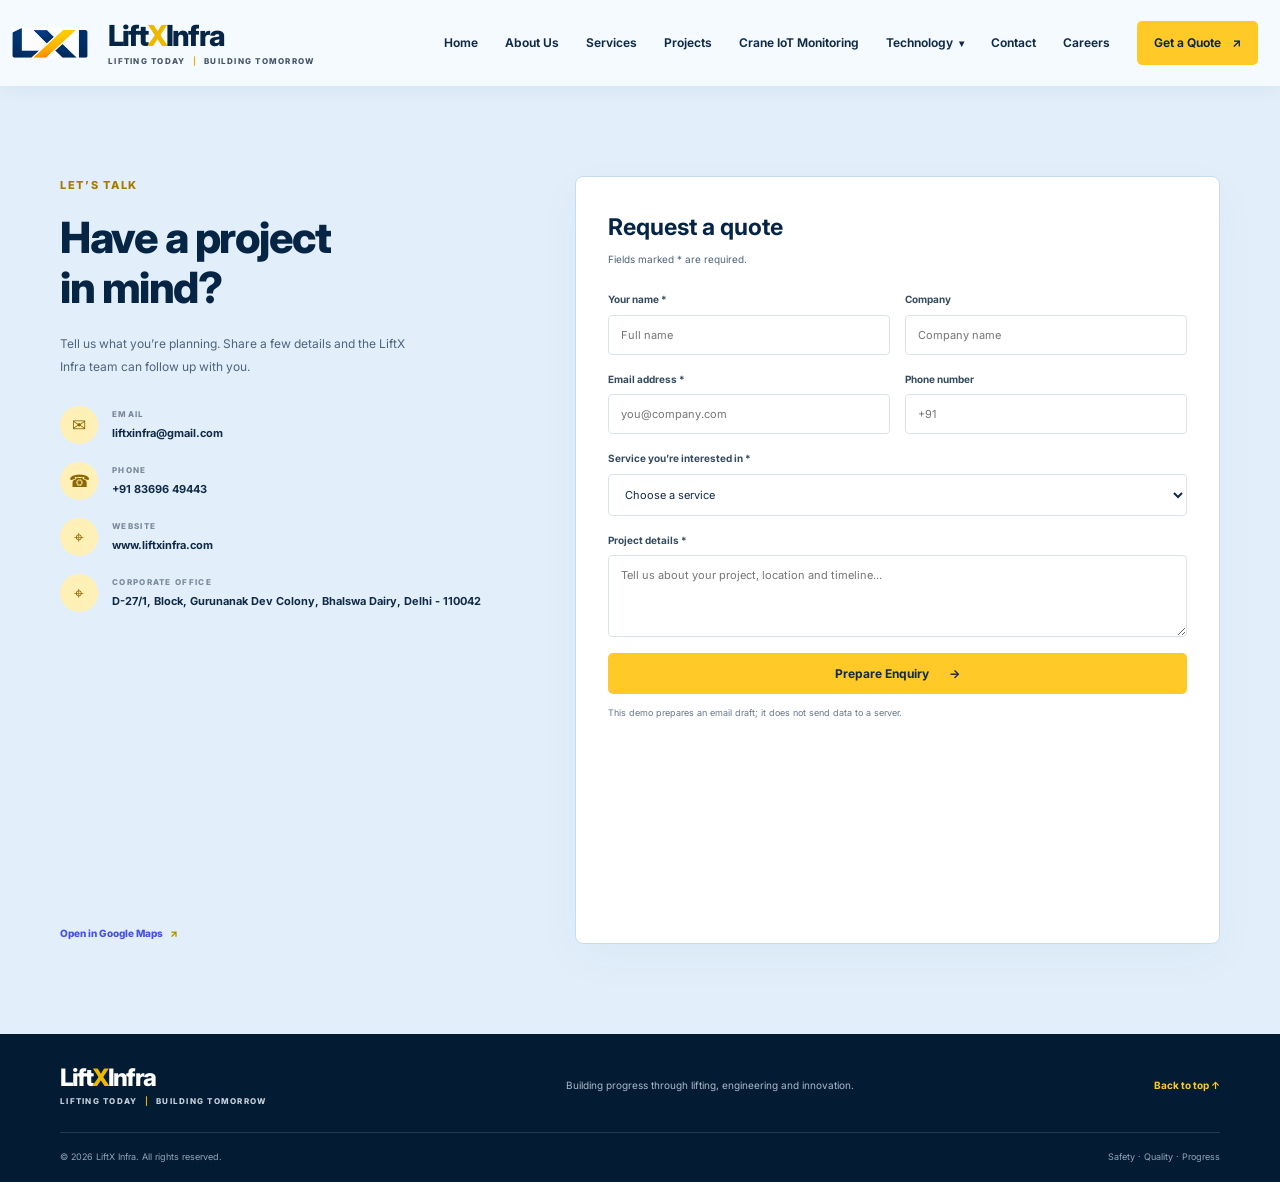
<file: contact.html>
<!DOCTYPE html>
<html lang="en">
<head>
  <meta charset="UTF-8">
  <meta name="viewport" content="width=device-width, initial-scale=1.0">
  <meta name="description" content="Contact LiftX Infra to discuss your project or request a quote.">
  <title>Contact | LiftX Infra</title>
  <link rel="preconnect" href="https://fonts.googleapis.com">
  <link rel="preconnect" href="https://fonts.gstatic.com" crossorigin>
  <link href="https://fonts.googleapis.com/css2?family=Inter:wght@400;500;600;700;800&display=swap" rel="stylesheet">
  <link rel="stylesheet" href="style.css">
  <link rel="stylesheet" href="technology-menu.css">
  <style>
    .contact-copy h1 {
      color: var(--navy);
      font-size: clamp(31px, 3.5vw, 43px);
      font-weight: 800;
      letter-spacing: -1.5px;
      line-height: 1.17;
      margin: 0;
    }
  </style>
  <link rel="stylesheet" href="theme.css">
  <link rel="stylesheet" href="brand-colors.css">
</head>
<body>
  <header class="site-header">
    <a class="brand" href="index.html#home" aria-label="LiftX Infra home"><img class="brand-logo" src="assets/liftx-logo.png" alt="LiftX Infra" width="1175" height="480"><span class="brand-text"><span class="brand-mark">Lift<span>X</span>Infra</span><span class="brand-tagline">LIFTING TODAY <b>|</b> BUILDING TOMORROW</span></span></a>
    <button class="menu-toggle" aria-label="Open navigation" aria-expanded="false">☰</button>
    <nav class="nav">
      <a href="index.html#home">Home</a><a href="about.html">About Us</a><a href="services.html">Services</a>
      <a href="projects.html">Projects</a><a href="crane-monitoring.html">Crane IoT Monitoring</a>
      <div class="technology-nav-item">
        <button class="technology-menu-toggle" type="button" aria-expanded="false" aria-controls="technologyDropdown">Technology <span class="technology-menu-chevron" aria-hidden="true">▾</span></button>
        <div class="technology-dropdown" id="technologyDropdown" hidden>
          <div class="technology-menu-intro"><button class="technology-menu-back" type="button" aria-label="Back to page, close Technology menu">&larr; Back</button><span>Technology</span><strong>Smarter Infrastructure <em>with Technology</em></strong><p>We bring together modern IT, IoT and data insights to support safer, smarter and more efficient infrastructure.</p></div>
          <section class="technology-menu-group"><h2><span class="technology-menu-icon" aria-hidden="true"></span>Internet of Things (IoT)</h2><ul><li>Industrial IoT (IIoT)</li><li>IoT Device Integration</li><li>Sensor &amp; Data Analytics</li><li>Real-time Monitoring</li><li>Edge Computing</li><li>IoT Platforms &amp; Dashboards</li></ul></section>
          <section class="technology-menu-group"><h2><span class="technology-menu-icon" aria-hidden="true"></span>Managed IT Services</h2><ul><li>IT Support &amp; Helpdesk</li><li>Network Management</li><li>Disaster Recovery</li><li>Managed Cloud</li><li>Endpoint Management</li><li>IT Infrastructure</li></ul></section>
          <section class="technology-menu-group"><h2><span class="technology-menu-icon" aria-hidden="true"></span>Cybersecurity</h2><ul><li>MSSP (Managed Security)</li><li>Penetration Testing</li><li>Vulnerability Assessment</li><li>Firewall &amp; Network Security</li><li>Security Monitoring (SOC)</li><li>Compliance &amp; Risk Management</li></ul></section>
          <section class="technology-menu-group"><h2><span class="technology-menu-icon" aria-hidden="true"></span>Cloud &amp; Infrastructure</h2><ul><li>Cloud Migration</li><li>AWS / Azure / GCP</li><li>DevOps &amp; CI/CD</li><li>Containerization (Docker, Kubernetes)</li><li>Data Centers</li><li>Hybrid &amp; Multi-Cloud</li></ul></section>
          <section class="technology-menu-group"><h2><span class="technology-menu-icon" aria-hidden="true"></span>Software Development</h2><ul><li>Web Applications</li><li>Mobile Applications</li><li>AI &amp; Machine Learning</li><li>SaaS Development</li><li>API Development</li><li>UI/UX Design</li></ul></section>
          <section class="technology-menu-group"><h2><span class="technology-menu-icon" aria-hidden="true"></span>Automation &amp; Industry 4.0</h2><ul><li>Industrial Automation</li><li>SCADA &amp; Control Systems</li><li>Predictive Maintenance</li><li>Digital Twins</li><li>Robotics Integration</li><li>Smart Manufacturing</li></ul></section>
          <section class="technology-menu-group"><h2><span class="technology-menu-icon" aria-hidden="true"></span>Data &amp; Analytics</h2><ul><li>Big Data Solutions</li><li>Business Intelligence</li><li>Data Visualization</li><li>AI/ML Solutions</li><li>Data Lake &amp; Warehousing</li><li>Analytics for Operations</li></ul></section>
          <section class="technology-menu-group"><h2><span class="technology-menu-icon" aria-hidden="true"></span>Networking &amp; Connectivity</h2><ul><li>5G &amp; Private Networks</li><li>Industrial Networking</li><li>Wireless Solutions</li><li>SD-WAN</li><li>IoT Connectivity (LTE, LoRa, NB-IoT)</li><li>Network Design &amp; Optimization</li></ul></section>
          <div class="technology-menu-footer"><a href="crane-monitoring.html">Crane IoT Monitoring <span aria-hidden="true">→</span></a><p>From cloud to AI — building what's next.</p><a href="technology.html">Explore All Technology <span aria-hidden="true">→</span></a></div>
        </div>
      </div>
      <a href="contact.html" aria-current="page">Contact</a>
      <a href="careers.html">Careers</a>
      <a class="nav-cta" href="contact.html">Get a Quote <span>↗</span></a>
    </nav>
  </header>
  <main>
    <section class="contact-section" id="contact">
      <div class="container contact-grid">
        <div class="contact-copy">
          <p class="eyebrow dark">LET’S TALK</p><h1>Have a project<br>in mind?</h1>
          <p>Tell us what you’re planning. Share a few details and the LiftX Infra team can follow up with you.</p>
          <div class="contact-detail"><span>✉</span><div><small>EMAIL</small><b><a href="mailto:liftxinfra@gmail.com">liftxinfra@gmail.com</a></b></div></div>
          <div class="contact-detail"><span>☎</span><div><small>PHONE</small><b><a href="tel:+918369649443">+91 83696 49443</a></b></div></div>
          <div class="contact-detail"><span>⌖</span><div><small>WEBSITE</small><b><a href="https://www.liftxinfra.com">www.liftxinfra.com</a></b></div></div>
          <div class="contact-detail"><span>⌖</span><div><small>CORPORATE OFFICE</small><b>D-27/1, Block, Gurunanak Dev Colony, Bhalswa Dairy, Delhi - 110042</b></div></div>
          <iframe
            title="Google Maps location of LiftX Infra corporate office"
            src="https://www.google.com/maps?q=D-27%2F1%2C%20Block%2C%20Gurunanak%20Dev%20Colony%2C%20Bhalswa%20Dairy%2C%20Delhi%20110042&output=embed"
            width="100%"
            height="280"
            style="width: 100%; border: 0; border-radius: 12px;"
            loading="lazy"
            referrerpolicy="no-referrer-when-downgrade"
            allowfullscreen>
          </iframe>
          <a class="text-link" href="https://www.google.com/maps/search/?api=1&amp;query=D-27%2F1%2C%20Block%2C%20Gurunanak%20Dev%20Colony%2C%20Bhalswa%20Dairy%2C%20Delhi%20110042" target="_blank" rel="noopener noreferrer">Open in Google Maps <span>↗</span></a>
        </div>
        <form class="quote-form" id="quoteForm">
          <h3>Request a quote</h3><p>Fields marked * are required.</p>
          <div class="form-row"><label>Your name *<input name="name" required autocomplete="name" placeholder="Full name"></label><label>Company<input name="company" autocomplete="organization" placeholder="Company name"></label></div>
          <div class="form-row"><label>Email address *<input type="email" name="email" required autocomplete="email" placeholder="you@company.com"></label><label>Phone number<input type="tel" name="phone" autocomplete="tel" placeholder="+91"></label></div>
          <label>Service you’re interested in *
            <select name="service" required><option value="">Choose a service</option><option>Crane Services</option><option>JCB Services</option><option>Civil Engineering</option><option>Real Estate</option><option>AI &amp; Technology Base Solutions</option><option>Multiple Services</option></select>
          </label>
          <label>Project details *<textarea name="message" required rows="4" placeholder="Tell us about your project, location and timeline..."></textarea></label>
          <button class="button button-yellow submit-button" type="submit">Prepare Enquiry <span>→</span></button>
          <p class="form-status" id="formStatus" role="status">This demo prepares an email draft; it does not send data to a server.</p>
        </form>
      </div>
    </section>
  </main>
  <footer class="site-footer">
    <div class="container footer-top"><a class="brand footer-brand" href="index.html#home"><span class="brand-mark">Lift<span>X</span>Infra</span><span class="brand-tagline">LIFTING TODAY <b>|</b> BUILDING TOMORROW</span></a><p>Building progress through lifting, engineering and innovation.</p><a class="back-top" href="#contact">Back to top ↑</a></div>
    <div class="container footer-bottom"><span>© <span id="year"></span> LiftX Infra. All rights reserved.</span><span>Safety · Quality · Progress</span></div>
  </footer>
  <script src="script.js"></script>
</body>
</html>
</file>
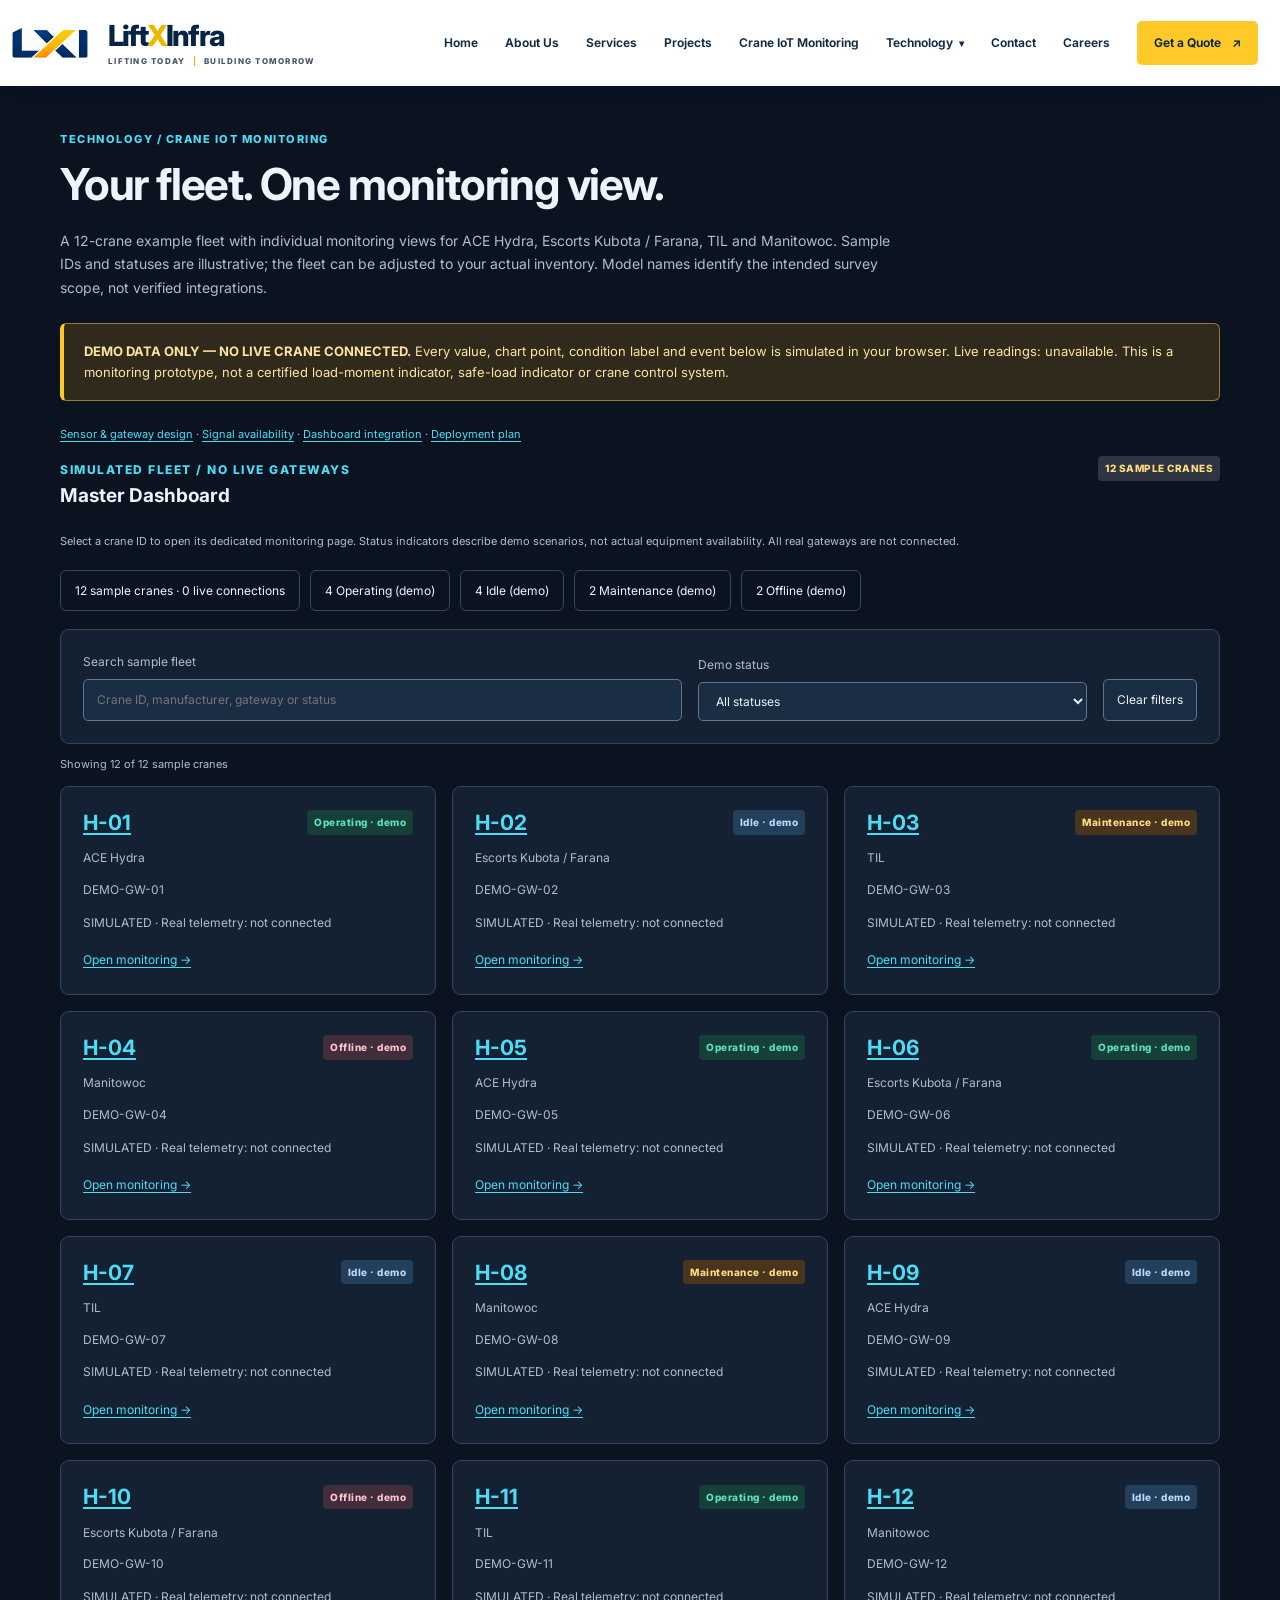
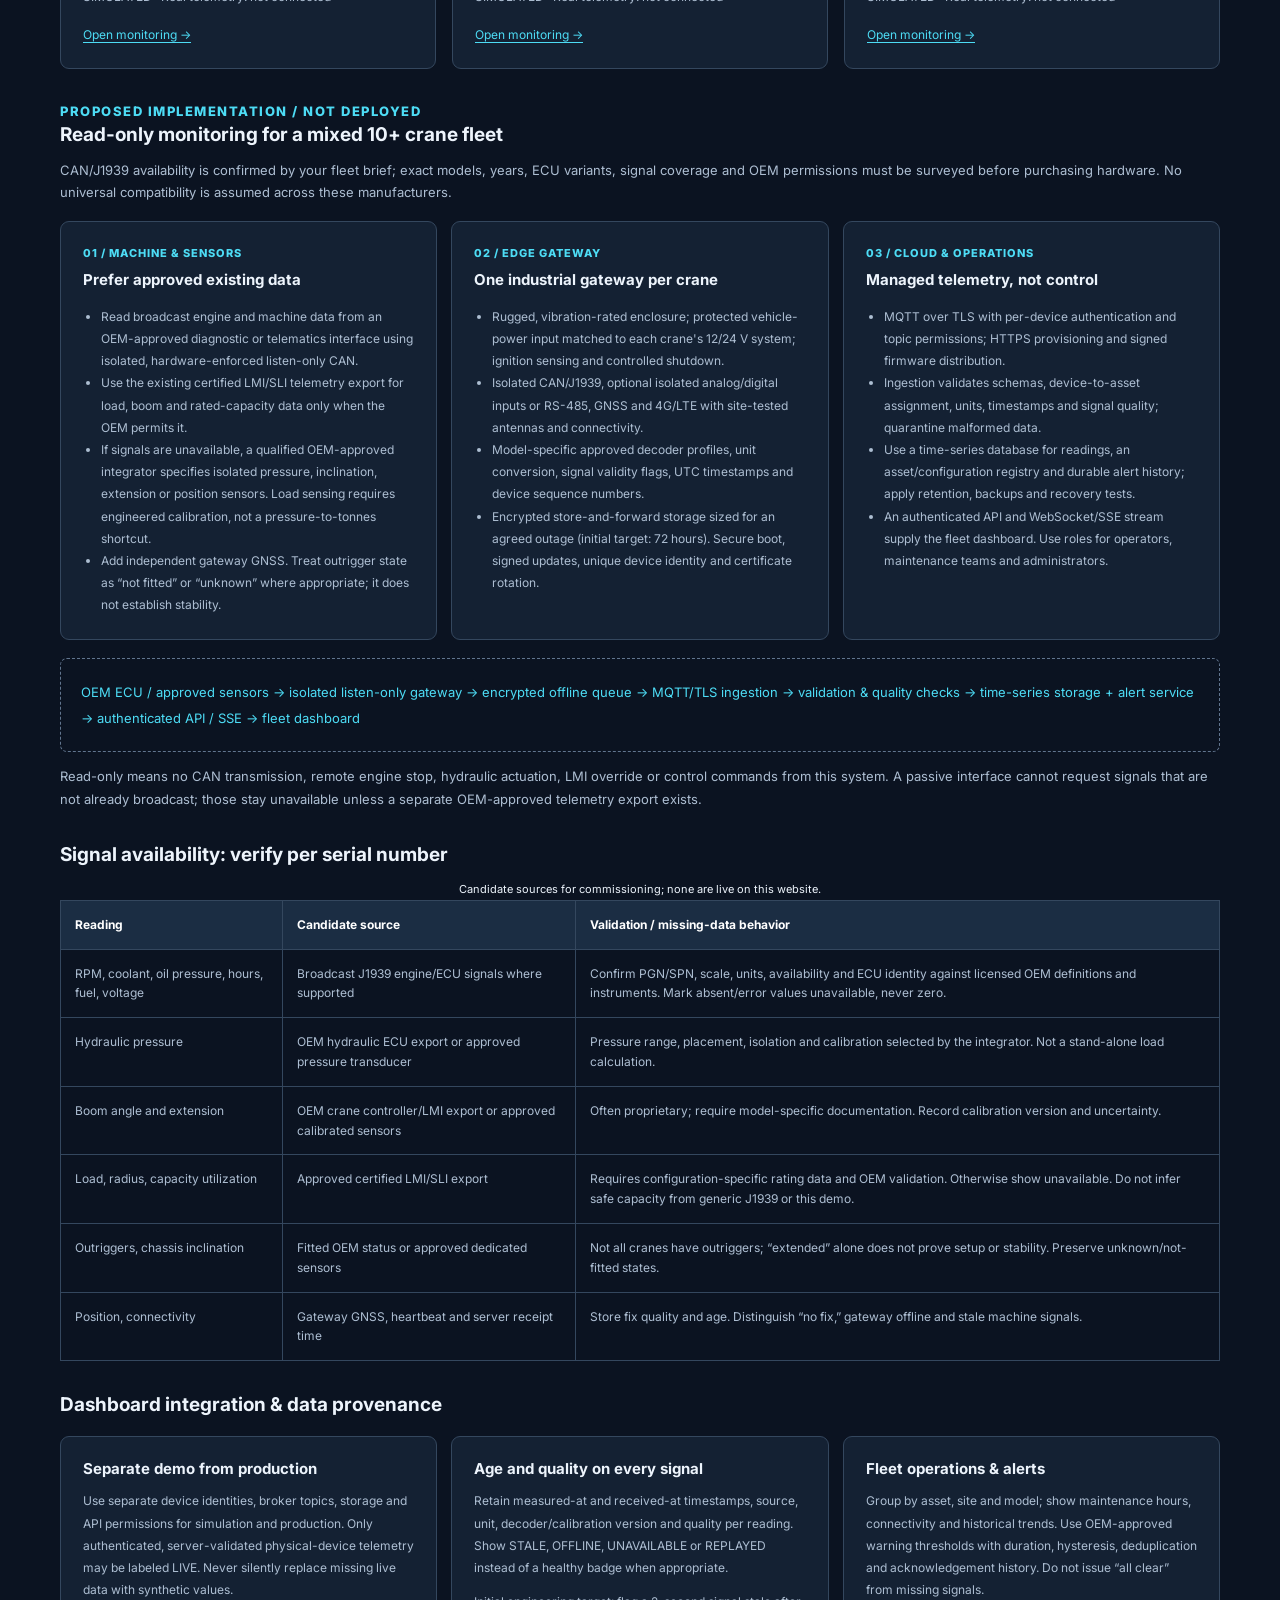
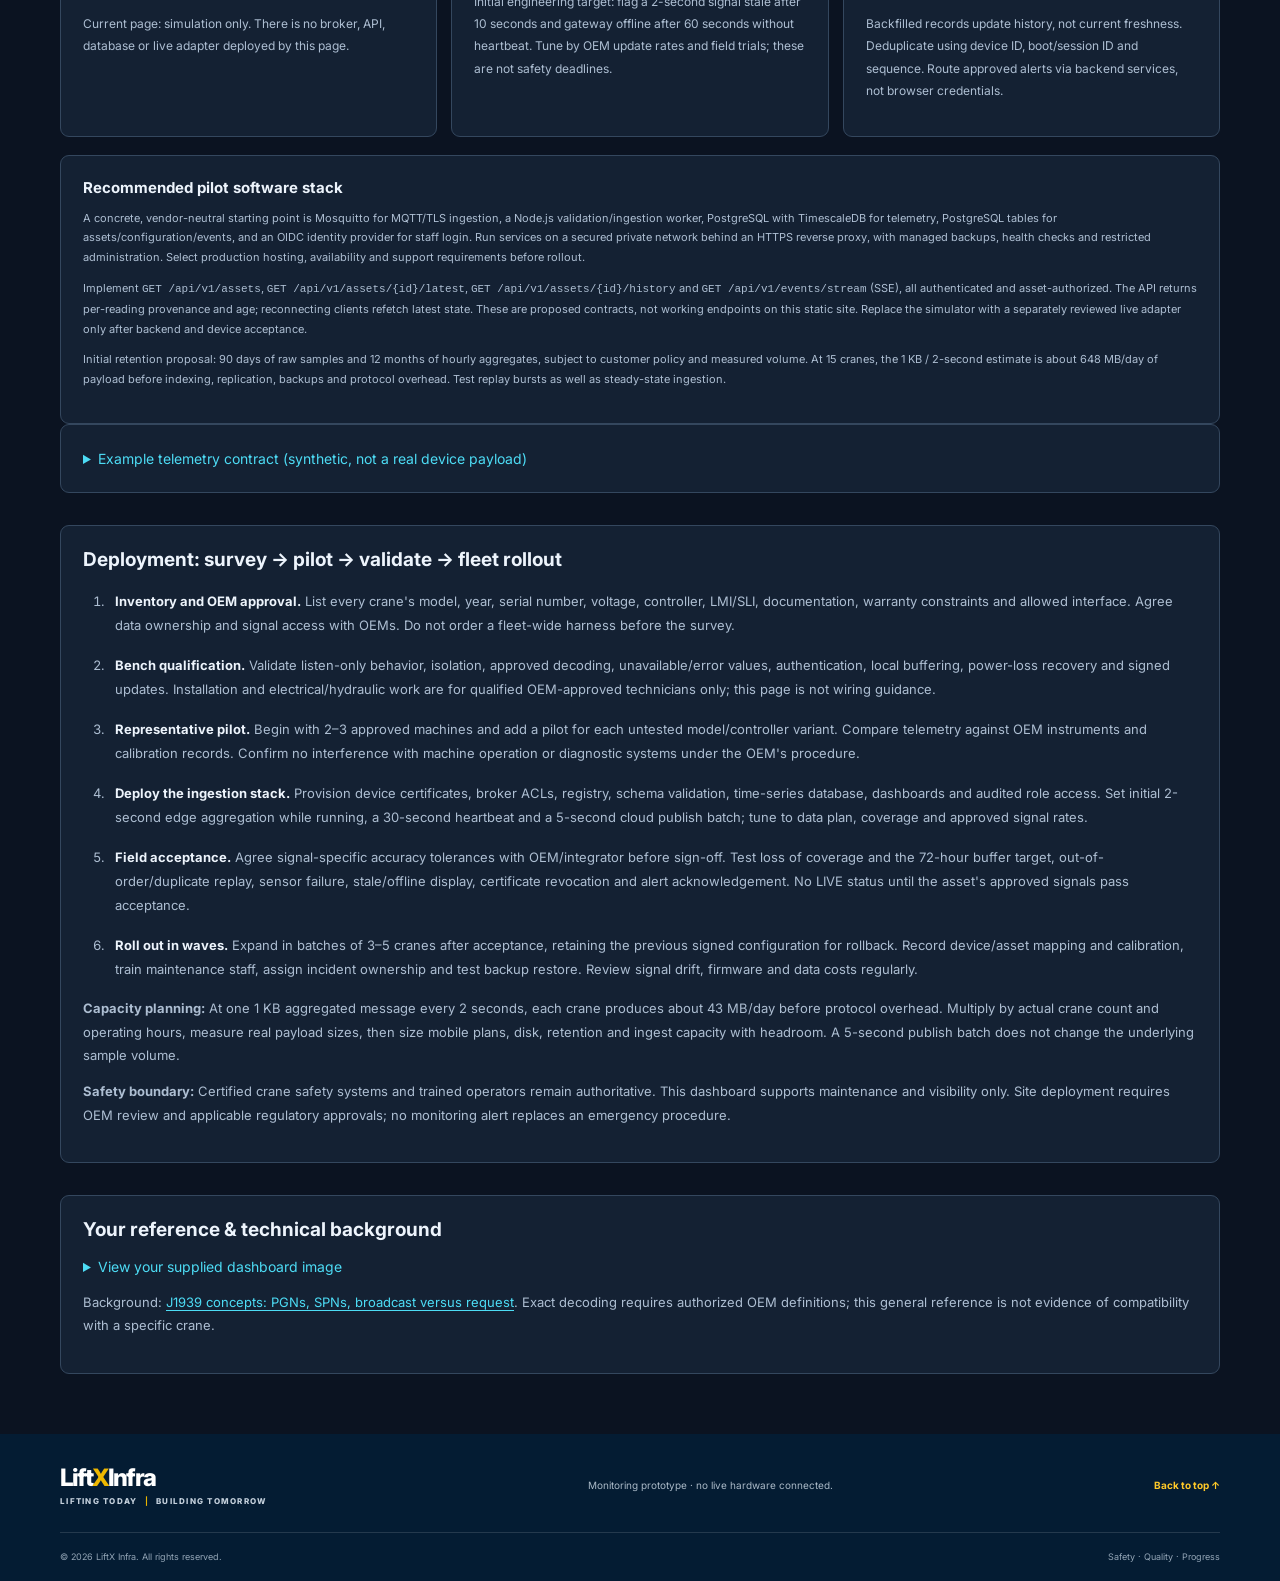
<file: crane-monitoring.html>
<!DOCTYPE html>
<html lang="en">
<head>
  <meta charset="UTF-8">
  <meta name="viewport" content="width=device-width, initial-scale=1.0">
  <meta name="description" content="LiftX Infra crane IoT monitoring: interactive simulated dashboard and a read-only CAN/J1939 fleet implementation design.">
  <title>Crane IoT Monitoring | LiftX Infra</title>
  <link rel="preconnect" href="https://fonts.googleapis.com">
  <link rel="preconnect" href="https://fonts.gstatic.com" crossorigin>
  <link href="https://fonts.googleapis.com/css2?family=Inter:wght@400;500;600;700;800&display=swap" rel="stylesheet">
  <link rel="stylesheet" href="style.css">
  <link rel="stylesheet" href="technology-menu.css">
  <link rel="stylesheet" href="crane-monitoring.css">
  <link rel="stylesheet" href="brand-colors.css">
</head>
<body class="monitoring-page" id="top">
  <header class="site-header">
    <a class="brand" href="index.html#home" aria-label="LiftX Infra home"><img class="brand-logo" src="assets/liftx-logo.png" alt="LiftX Infra" width="1175" height="480"><span class="brand-text"><span class="brand-mark">Lift<span>X</span>Infra</span><span class="brand-tagline">LIFTING TODAY <b>|</b> BUILDING TOMORROW</span></span></a>
    <button class="menu-toggle" aria-label="Open navigation" aria-expanded="false">☰</button>
    <nav class="nav">
      <a href="index.html#home">Home</a><a href="about.html">About Us</a><a href="services.html">Services</a>
      <a href="projects.html">Projects</a><a href="crane-monitoring.html" aria-current="page">Crane IoT Monitoring</a>
      <div class="technology-nav-item">
        <button class="technology-menu-toggle" type="button" aria-expanded="false" aria-controls="technologyDropdown">Technology <span class="technology-menu-chevron" aria-hidden="true">▾</span></button>
        <div class="technology-dropdown" id="technologyDropdown" hidden>
          <div class="technology-menu-intro"><button class="technology-menu-back" type="button" aria-label="Back to page, close Technology menu">&larr; Back</button><span>Technology</span><strong>Smarter Infrastructure <em>with Technology</em></strong><p>We bring together modern IT, IoT and data insights to support safer, smarter and more efficient infrastructure.</p></div>
          <section class="technology-menu-group"><h2><span class="technology-menu-icon" aria-hidden="true"></span>Internet of Things (IoT)</h2><ul><li>Industrial IoT (IIoT)</li><li>IoT Device Integration</li><li>Sensor &amp; Data Analytics</li><li>Real-time Monitoring</li><li>Edge Computing</li><li>IoT Platforms &amp; Dashboards</li></ul></section>
          <section class="technology-menu-group"><h2><span class="technology-menu-icon" aria-hidden="true"></span>Managed IT Services</h2><ul><li>IT Support &amp; Helpdesk</li><li>Network Management</li><li>Disaster Recovery</li><li>Managed Cloud</li><li>Endpoint Management</li><li>IT Infrastructure</li></ul></section>
          <section class="technology-menu-group"><h2><span class="technology-menu-icon" aria-hidden="true"></span>Cybersecurity</h2><ul><li>MSSP (Managed Security)</li><li>Penetration Testing</li><li>Vulnerability Assessment</li><li>Firewall &amp; Network Security</li><li>Security Monitoring (SOC)</li><li>Compliance &amp; Risk Management</li></ul></section>
          <section class="technology-menu-group"><h2><span class="technology-menu-icon" aria-hidden="true"></span>Cloud &amp; Infrastructure</h2><ul><li>Cloud Migration</li><li>AWS / Azure / GCP</li><li>DevOps &amp; CI/CD</li><li>Containerization (Docker, Kubernetes)</li><li>Data Centers</li><li>Hybrid &amp; Multi-Cloud</li></ul></section>
          <section class="technology-menu-group"><h2><span class="technology-menu-icon" aria-hidden="true"></span>Software Development</h2><ul><li>Web Applications</li><li>Mobile Applications</li><li>AI &amp; Machine Learning</li><li>SaaS Development</li><li>API Development</li><li>UI/UX Design</li></ul></section>
          <section class="technology-menu-group"><h2><span class="technology-menu-icon" aria-hidden="true"></span>Automation &amp; Industry 4.0</h2><ul><li>Industrial Automation</li><li>SCADA &amp; Control Systems</li><li>Predictive Maintenance</li><li>Digital Twins</li><li>Robotics Integration</li><li>Smart Manufacturing</li></ul></section>
          <section class="technology-menu-group"><h2><span class="technology-menu-icon" aria-hidden="true"></span>Data &amp; Analytics</h2><ul><li>Big Data Solutions</li><li>Business Intelligence</li><li>Data Visualization</li><li>AI/ML Solutions</li><li>Data Lake &amp; Warehousing</li><li>Analytics for Operations</li></ul></section>
          <section class="technology-menu-group"><h2><span class="technology-menu-icon" aria-hidden="true"></span>Networking &amp; Connectivity</h2><ul><li>5G &amp; Private Networks</li><li>Industrial Networking</li><li>Wireless Solutions</li><li>SD-WAN</li><li>IoT Connectivity (LTE, LoRa, NB-IoT)</li><li>Network Design &amp; Optimization</li></ul></section>
          <div class="technology-menu-footer"><a href="crane-monitoring.html" aria-current="page">Crane IoT Monitoring <span aria-hidden="true">→</span></a><p>From cloud to AI — building what's next.</p><a href="technology.html">Explore All Technology <span aria-hidden="true">→</span></a></div>
        </div>
      </div>
      <a href="contact.html">Contact</a><a href="careers.html">Careers</a>
      <a class="nav-cta" href="contact.html">Get a Quote <span>↗</span></a>
    </nav>
  </header>
  <main>
    <div class="container monitoring-shell">
      <p class="iot-eyebrow">TECHNOLOGY / CRANE IOT MONITORING</p>
      <h1>Your fleet. One monitoring view.</h1>
      <p class="iot-intro">A 12-crane example fleet with individual monitoring views for ACE Hydra, Escorts Kubota / Farana, TIL and Manitowoc. Sample IDs and statuses are illustrative; the fleet can be adjusted to your actual inventory. Model names identify the intended survey scope, not verified integrations.</p>
      <div class="demo-notice"><strong>DEMO DATA ONLY — NO LIVE CRANE CONNECTED.</strong> Every value, chart point, condition label and event below is simulated in your browser. Live readings: unavailable. This is a monitoring prototype, not a certified load-moment indicator, safe-load indicator or crane control system.</div>
      <p class="iot-small"><a href="#architecture">Sensor &amp; gateway design</a> · <a href="#signal-map">Signal availability</a> · <a href="#integration">Dashboard integration</a> · <a href="#deployment">Deployment plan</a></p>

      <p id="fleet-error" class="demo-notice" role="alert" hidden></p>
      <section id="fleet" aria-labelledby="fleet-title">
        <div class="panel-title"><div><p class="iot-eyebrow">SIMULATED FLEET / NO LIVE GATEWAYS</p><h2 id="fleet-title">Master Dashboard</h2></div><span id="fleet-size" class="badge">12 SAMPLE CRANES</span></div>
        <p class="iot-small">Select a crane ID to open its dedicated monitoring page. Status indicators describe demo scenarios, not actual equipment availability. All real gateways are not connected.</p>
        <div id="fleet-summary" class="fleet-summary" aria-label="Simulated fleet status totals"></div>
        <div class="fleet-tools iot-panel">
          <label for="fleet-search">Search sample fleet
            <input id="fleet-search" type="search" placeholder="Crane ID, manufacturer, gateway or status" autocomplete="off">
          </label>
          <label for="fleet-status">Demo status
            <select id="fleet-status"><option value="">All statuses</option><option value="Operating">Operating</option><option value="Idle">Idle</option><option value="Maintenance">Maintenance</option><option value="Offline">Offline</option></select>
          </label>
          <button id="clear-fleet-search" type="button">Clear filters</button>
        </div>
        <p id="fleet-count" class="iot-small" role="status"></p>
        <div id="fleet-cards" class="fleet-grid"></div>
        <p id="fleet-empty" class="iot-panel" hidden>No sample cranes match your search. Try another ID or clear the filters.</p>
        <noscript><p class="demo-notice">JavaScript is required to display the sample fleet, search and individual dashboards. No live telemetry is available.</p></noscript>
      </section>
      <template id="fleet-card-template">
        <article class="iot-panel fleet-card">
          <div class="panel-title"><h3><a data-fleet-link></a></h3><span class="badge" data-fleet-status></span></div>
          <p data-fleet-model></p>
          <p data-fleet-gateway></p>
          <p class="iot-small">SIMULATED · Real telemetry: not connected</p>
          <a data-fleet-open>Open monitoring →</a>
        </article>
      </template>

      <section id="crane-detail" data-crane-demo aria-label="Individual simulated crane monitoring" hidden>
        <p class="iot-small"><a href="crane-monitoring.html#fleet">← Back to Master Dashboard</a></p>
        <div class="iot-panel">
          <div class="equipment-header">
            <div><p class="iot-eyebrow">SELECTED EQUIPMENT / DEMO</p><h2 id="equipment-name">Hydra Crane H-01</h2><p id="equipment-model">ACE Hydra / illustrative profile</p></div>
            <label class="equipment-select" for="demo-equipment">Select sample crane
              <select id="demo-equipment"></select>
            </label>
          </div>
          <div class="equipment-meta"><span id="equipment-state" class="badge">SIMULATED STATE</span><span>Real device connection: <strong>NOT CONNECTED</strong> · Fleet: <span id="detail-fleet-size">12</span> sample assets</span></div>
          <div class="demo-controls">
            <button id="start-demo" type="button">▶ Start demo</button><button id="pause-demo" type="button" disabled>Ⅱ Pause</button><button id="test-alert" type="button">Test alert</button><button id="reset-demo" type="button">Reset demo</button>
          </div>
          <p id="sample-status" class="iot-small" role="status">Ready · static simulated sample · press Start demo</p>
          <noscript><p>JavaScript is disabled. Values below are static demo examples; interactive controls require JavaScript.</p></noscript>
        </div>
        <div class="metrics-grid">
          <article class="iot-panel metric"><h3>Engine RPM</h3><span class="badge">SIMULATED</span><strong><span data-reading="rpm">1373</span> <small>rpm</small></strong><p>Engine speed</p><meter data-meter="rpm" min="0" max="2500" value="1373" aria-label="Simulated engine speed"></meter></article>
          <article class="iot-panel metric"><h3>Hydraulic pressure</h3><span class="badge">SIMULATED</span><strong><span data-reading="pressure">172</span> <small>bar</small></strong><p>Illustrative hydraulic circuit</p><meter data-meter="pressure" min="0" max="250" value="172" aria-label="Simulated hydraulic pressure"></meter></article>
          <article class="iot-panel metric"><h3>Current load</h3><span class="badge">SIMULATED</span><strong><span data-reading="load">1.6</span> <small>t</small></strong><p>Demo value, not rated capacity</p><meter data-meter="load" min="0" max="5" value="1.6" aria-label="Simulated load"></meter></article>
          <article class="iot-panel metric"><h3>Fuel level</h3><span class="badge">SIMULATED</span><strong><span data-reading="fuel">73</span><small>%</small></strong><p>Illustrative tank level</p><meter data-meter="fuel" min="0" max="100" value="73" aria-label="Simulated fuel level"></meter></article>
        </div>
        <div class="dashboard-grid">
          <section class="iot-panel" aria-labelledby="parameters-title">
            <div class="panel-title"><h2 id="parameters-title">Crane operating parameters</h2><span class="badge">ALL SIMULATED</span></div>
            <dl class="reading-list">
              <div><dt>Engine coolant temperature<small>Engine sensor example</small></dt><dd><span data-reading="coolant">81</span> °C</dd></div>
              <div><dt>Boom angle<small>Inclinometer example</small></dt><dd><span data-reading="angle">42</span>°</dd></div>
              <div><dt>Boom extension<small>Extension sensor example</small></dt><dd><span data-reading="extension">10</span> m</dd></div>
              <div><dt>Battery voltage<small>12 V example; verify each machine</small></dt><dd><span data-reading="battery">13.8</span> V</dd></div>
              <div><dt>Engine oil pressure<small>Engine sensor example</small></dt><dd><span data-reading="oil">3.6</span> bar</dd></div>
              <div><dt>Outrigger state<small>Only applicable on equipped models</small></dt><dd>Not validated</dd></div>
              <div><dt>GPS / location<small>No actual position collected</small></dt><dd>Demo only</dd></div>
            </dl>
          </section>
          <section class="iot-panel" aria-labelledby="trend-title">
            <div class="panel-title"><h2 id="trend-title">Load &amp; performance trend</h2><span class="badge">SIMULATED</span></div>
            <p class="iot-small">Last 30 demo samples; 2-second interval. Independent display scales: pressure 0–250 bar; load 0–5 t. These are chart ranges, not safe operating limits.</p>
            <svg class="trend" viewBox="0 0 480 200" role="img" aria-labelledby="chart-title chart-description">
              <title id="chart-title">Simulated pressure and load trend</title><desc id="chart-description">Browser-generated samples only. Pressure is shown in green and load in yellow. No hardware data is plotted.</desc>
              <path class="trend-grid" d="M36 32H446 M36 64H446 M36 96H446 M36 128H446 M36 160H446 M36 32V160"/>
              <text x="1" y="36">100%</text><text x="14" y="164">0%</text><text x="36" y="188">Older samples</text><text x="365" y="188">Latest →</text>
              <polyline id="pressure-trend" class="trend-pressure" points=""/><polyline id="load-trend" class="trend-load" points=""/>
            </svg>
            <div class="trend-key"><span>Pressure / 250 bar</span><span>Load / 5 t</span></div>
            <dl class="reading-list"><div><dt>Engine hours</dt><dd><span data-reading="hours">2481.6</span> h · demo</dd></div><div><dt>Device connectivity</dt><dd>Not connected</dd></div><div><dt>Live-data timestamp</dt><dd>Unavailable</dd></div></dl>
          </section>
          <section class="iot-panel" aria-labelledby="health-title">
            <div class="panel-title"><h2 id="health-title">Equipment health</h2><span class="badge">DEMO CONDITIONS</span></div>
            <ul class="health-list"><li>Engine &amp; cooling <span class="badge" data-demo-health>NOT VALIDATED</span></li><li>Hydraulic pump &amp; circuit <span class="badge" data-demo-health>NOT VALIDATED</span></li><li>Load monitoring <span class="badge">NOT VALIDATED</span></li><li>Electrical / battery <span class="badge" data-demo-health>NOT VALIDATED</span></li><li>Outriggers / stability <span class="badge">MODEL DEPENDENT</span></li></ul>
            <p class="iot-small">No diagnostics have been run on a real crane. OEM alarms, operator checks and certified safety systems remain authoritative.</p>
          </section>
          <section class="iot-panel" aria-labelledby="events-title">
            <div class="panel-title"><h2 id="events-title">Safety &amp; alert log</h2><span class="badge">DEMO EVENTS</span></div>
            <p id="alert-status" class="iot-small" role="status">No demo events. Test an alert to preview the workflow.</p>
            <ol id="demo-events" class="event-list" aria-label="Simulated alert events"></ol>
            <button id="clear-alerts" type="button">Clear demo alerts</button>
            <p class="iot-small">Test alerts stay in this browser tab. No SMS, email, machine command or production notification is sent.</p>
          </section>
          <section class="iot-panel" aria-labelledby="gateway-title">
            <div class="panel-title"><h2 id="gateway-title">Gateway &amp; connectivity</h2><span class="badge">DEMO CONFIGURATION</span></div>
            <dl class="reading-list">
              <div><dt>Assigned sample gateway</dt><dd id="gateway-id"></dd></div>
              <div><dt>Simulated connection scenario</dt><dd id="gateway-scenario"></dd></div>
              <div><dt>Actual gateway telemetry</dt><dd>NOT CONNECTED</dd></div>
              <div><dt>Actual CAN/J1939 connection</dt><dd>Unavailable</dd></div>
              <div><dt>Actual heartbeat / GNSS fix</dt><dd>Unavailable</dd></div>
            </dl>
          </section>
          <section class="iot-panel" aria-labelledby="diagnostics-title">
            <div class="panel-title"><h2 id="diagnostics-title">Diagnostics panel</h2><span class="badge">SIMULATED SCENARIO</span></div>
            <p id="diagnostic-summary" class="iot-small"></p>
            <dl class="reading-list">
              <div><dt>Actual ECU fault codes</dt><dd>Not received</dd></div>
              <div><dt>OEM decoder / calibration</dt><dd>Not commissioned</dd></div>
              <div><dt>Real equipment health</dt><dd>Not assessed</dd></div>
            </dl>
            <p class="iot-small">An empty fault list does not mean a healthy machine. No real diagnostic messages or maintenance records have been received.</p>
          </section>
        </div>
      </section>

      <section id="architecture" class="iot-section" aria-labelledby="architecture-title">
        <p class="iot-eyebrow">PROPOSED IMPLEMENTATION / NOT DEPLOYED</p>
        <h2 id="architecture-title">Read-only monitoring for a mixed 10+ crane fleet</h2>
        <p>CAN/J1939 availability is confirmed by your fleet brief; exact models, years, ECU variants, signal coverage and OEM permissions must be surveyed before purchasing hardware. No universal compatibility is assumed across these manufacturers.</p>
        <div class="architecture-grid">
          <article class="iot-panel"><span class="iot-step">01 / MACHINE &amp; SENSORS</span><h3>Prefer approved existing data</h3><ul><li>Read broadcast engine and machine data from an OEM-approved diagnostic or telematics interface using isolated, hardware-enforced listen-only CAN.</li><li>Use the existing certified LMI/SLI telemetry export for load, boom and rated-capacity data only when the OEM permits it.</li><li>If signals are unavailable, a qualified OEM-approved integrator specifies isolated pressure, inclination, extension or position sensors. Load sensing requires engineered calibration, not a pressure-to-tonnes shortcut.</li><li>Add independent gateway GNSS. Treat outrigger state as “not fitted” or “unknown” where appropriate; it does not establish stability.</li></ul></article>
          <article class="iot-panel"><span class="iot-step">02 / EDGE GATEWAY</span><h3>One industrial gateway per crane</h3><ul><li>Rugged, vibration-rated enclosure; protected vehicle-power input matched to each crane's 12/24 V system; ignition sensing and controlled shutdown.</li><li>Isolated CAN/J1939, optional isolated analog/digital inputs or RS-485, GNSS and 4G/LTE with site-tested antennas and connectivity.</li><li>Model-specific approved decoder profiles, unit conversion, signal validity flags, UTC timestamps and device sequence numbers.</li><li>Encrypted store-and-forward storage sized for an agreed outage (initial target: 72 hours). Secure boot, signed updates, unique device identity and certificate rotation.</li></ul></article>
          <article class="iot-panel"><span class="iot-step">03 / CLOUD &amp; OPERATIONS</span><h3>Managed telemetry, not control</h3><ul><li>MQTT over TLS with per-device authentication and topic permissions; HTTPS provisioning and signed firmware distribution.</li><li>Ingestion validates schemas, device-to-asset assignment, units, timestamps and signal quality; quarantine malformed data.</li><li>Use a time-series database for readings, an asset/configuration registry and durable alert history; apply retention, backups and recovery tests.</li><li>An authenticated API and WebSocket/SSE stream supply the fleet dashboard. Use roles for operators, maintenance teams and administrators.</li></ul></article>
        </div>
        <div class="data-flow" aria-label="Proposed telemetry data flow">OEM ECU / approved sensors → isolated listen-only gateway → encrypted offline queue → MQTT/TLS ingestion → validation &amp; quality checks → time-series storage + alert service → authenticated API / SSE → fleet dashboard</div>
        <p class="iot-small">Read-only means no CAN transmission, remote engine stop, hydraulic actuation, LMI override or control commands from this system. A passive interface cannot request signals that are not already broadcast; those stay unavailable unless a separate OEM-approved telemetry export exists.</p>
      </section>

      <section id="signal-map" class="iot-section" aria-labelledby="signals-title">
        <h2 id="signals-title">Signal availability: verify per serial number</h2>
        <div class="table-scroll"><table class="iot-table"><caption class="iot-small">Candidate sources for commissioning; none are live on this website.</caption><thead><tr><th scope="col">Reading</th><th scope="col">Candidate source</th><th scope="col">Validation / missing-data behavior</th></tr></thead><tbody>
          <tr><td>RPM, coolant, oil pressure, hours, fuel, voltage</td><td>Broadcast J1939 engine/ECU signals where supported</td><td>Confirm PGN/SPN, scale, units, availability and ECU identity against licensed OEM definitions and instruments. Mark absent/error values unavailable, never zero.</td></tr>
          <tr><td>Hydraulic pressure</td><td>OEM hydraulic ECU export or approved pressure transducer</td><td>Pressure range, placement, isolation and calibration selected by the integrator. Not a stand-alone load calculation.</td></tr>
          <tr><td>Boom angle and extension</td><td>OEM crane controller/LMI export or approved calibrated sensors</td><td>Often proprietary; require model-specific documentation. Record calibration version and uncertainty.</td></tr>
          <tr><td>Load, radius, capacity utilization</td><td>Approved certified LMI/SLI export</td><td>Requires configuration-specific rating data and OEM validation. Otherwise show unavailable. Do not infer safe capacity from generic J1939 or this demo.</td></tr>
          <tr><td>Outriggers, chassis inclination</td><td>Fitted OEM status or approved dedicated sensors</td><td>Not all cranes have outriggers; “extended” alone does not prove setup or stability. Preserve unknown/not-fitted states.</td></tr>
          <tr><td>Position, connectivity</td><td>Gateway GNSS, heartbeat and server receipt time</td><td>Store fix quality and age. Distinguish “no fix,” gateway offline and stale machine signals.</td></tr>
        </tbody></table></div>
      </section>

      <section id="integration" class="iot-section" aria-labelledby="integration-title">
        <h2 id="integration-title">Dashboard integration &amp; data provenance</h2>
        <div class="architecture-grid">
          <article class="iot-panel"><h3>Separate demo from production</h3><p>Use separate device identities, broker topics, storage and API permissions for simulation and production. Only authenticated, server-validated physical-device telemetry may be labeled LIVE. Never silently replace missing live data with synthetic values.</p><p>Current page: simulation only. There is no broker, API, database or live adapter deployed by this page.</p></article>
          <article class="iot-panel"><h3>Age and quality on every signal</h3><p>Retain measured-at and received-at timestamps, source, unit, decoder/calibration version and quality per reading. Show STALE, OFFLINE, UNAVAILABLE or REPLAYED instead of a healthy badge when appropriate.</p><p>Initial engineering target: flag a 2-second signal stale after 10 seconds and gateway offline after 60 seconds without heartbeat. Tune by OEM update rates and field trials; these are not safety deadlines.</p></article>
          <article class="iot-panel"><h3>Fleet operations &amp; alerts</h3><p>Group by asset, site and model; show maintenance hours, connectivity and historical trends. Use OEM-approved warning thresholds with duration, hysteresis, deduplication and acknowledgement history. Do not issue “all clear” from missing signals.</p><p>Backfilled records update history, not current freshness. Deduplicate using device ID, boot/session ID and sequence. Route approved alerts via backend services, not browser credentials.</p></article>
        </div>
        <div class="iot-panel">
          <h3>Recommended pilot software stack</h3>
          <p class="iot-small">A concrete, vendor-neutral starting point is Mosquitto for MQTT/TLS ingestion, a Node.js validation/ingestion worker, PostgreSQL with TimescaleDB for telemetry, PostgreSQL tables for assets/configuration/events, and an OIDC identity provider for staff login. Run services on a secured private network behind an HTTPS reverse proxy, with managed backups, health checks and restricted administration. Select production hosting, availability and support requirements before rollout.</p>
          <p class="iot-small">Implement <code>GET /api/v1/assets</code>, <code>GET /api/v1/assets/{id}/latest</code>, <code>GET /api/v1/assets/{id}/history</code> and <code>GET /api/v1/events/stream</code> (SSE), all authenticated and asset-authorized. The API returns per-reading provenance and age; reconnecting clients refetch latest state. These are proposed contracts, not working endpoints on this static site. Replace the simulator with a separately reviewed live adapter only after backend and device acceptance.</p>
          <p class="iot-small">Initial retention proposal: 90 days of raw samples and 12 months of hourly aggregates, subject to customer policy and measured volume. At 15 cranes, the 1 KB / 2-second estimate is about 648 MB/day of payload before indexing, replication, backups and protocol overhead. Test replay bursts as well as steady-state ingestion.</p>
        </div>
        <details class="iot-panel"><summary>Example telemetry contract (synthetic, not a real device payload)</summary>
          <pre class="iot-code"><code>{
  "schemaVersion": 1,
  "assetId": "DEMO-H-01",
  "deviceId": "demo-gateway-01",
  "sessionId": "demo-session-01",
  "sequence": 1,
  "mode": "simulation",
  "measuredAt": "2026-10-20T12:00:00Z",
  "receivedAt": "2026-10-20T12:00:01Z",
  "decoderVersion": "demo-v1",
  "readings": {
    "engineRpm": {
      "value": 1373, "unit": "rpm",
      "source": "simulator", "quality": "simulated"
    },
    "ratedCapacity": {
      "value": null, "unit": "t",
      "source": "not-configured", "quality": "unavailable"
    }
  }
}</code></pre>
          <p class="iot-small">The production backend must bind asset and device identities and enforce physical source classification; it must not trust a client's “live” flag. Store calibration metadata for added sensors. Proposed topic: fleet/{fleetId}/devices/{deviceId}/telemetry with per-device ACLs, QoS 1 and idempotent consumers. Keep credentials off the public website.</p>
        </details>
      </section>

      <section id="deployment" class="iot-section iot-panel" aria-labelledby="deployment-title">
        <h2 id="deployment-title">Deployment: survey → pilot → validate → fleet rollout</h2>
        <ol class="deployment-list">
          <li><strong>Inventory and OEM approval.</strong> List every crane's model, year, serial number, voltage, controller, LMI/SLI, documentation, warranty constraints and allowed interface. Agree data ownership and signal access with OEMs. Do not order a fleet-wide harness before the survey.</li>
          <li><strong>Bench qualification.</strong> Validate listen-only behavior, isolation, approved decoding, unavailable/error values, authentication, local buffering, power-loss recovery and signed updates. Installation and electrical/hydraulic work are for qualified OEM-approved technicians only; this page is not wiring guidance.</li>
          <li><strong>Representative pilot.</strong> Begin with 2–3 approved machines and add a pilot for each untested model/controller variant. Compare telemetry against OEM instruments and calibration records. Confirm no interference with machine operation or diagnostic systems under the OEM's procedure.</li>
          <li><strong>Deploy the ingestion stack.</strong> Provision device certificates, broker ACLs, registry, schema validation, time-series database, dashboards and audited role access. Set initial 2-second edge aggregation while running, a 30-second heartbeat and a 5-second cloud publish batch; tune to data plan, coverage and approved signal rates.</li>
          <li><strong>Field acceptance.</strong> Agree signal-specific accuracy tolerances with OEM/integrator before sign-off. Test loss of coverage and the 72-hour buffer target, out-of-order/duplicate replay, sensor failure, stale/offline display, certificate revocation and alert acknowledgement. No LIVE status until the asset's approved signals pass acceptance.</li>
          <li><strong>Roll out in waves.</strong> Expand in batches of 3–5 cranes after acceptance, retaining the previous signed configuration for rollback. Record device/asset mapping and calibration, train maintenance staff, assign incident ownership and test backup restore. Review signal drift, firmware and data costs regularly.</li>
        </ol>
        <p class="iot-small"><strong>Capacity planning:</strong> At one 1 KB aggregated message every 2 seconds, each crane produces about 43 MB/day before protocol overhead. Multiply by actual crane count and operating hours, measure real payload sizes, then size mobile plans, disk, retention and ingest capacity with headroom. A 5-second publish batch does not change the underlying sample volume.</p>
        <p class="iot-small"><strong>Safety boundary:</strong> Certified crane safety systems and trained operators remain authoritative. This dashboard supports maintenance and visibility only. Site deployment requires OEM review and applicable regulatory approvals; no monitoring alert replaces an emergency procedure.</p>
      </section>
      <section class="iot-section iot-panel" aria-labelledby="reference-title">
        <h2 id="reference-title">Your reference &amp; technical background</h2>
        <details><summary>View your supplied dashboard image</summary><img class="reference-image" src="assets/crane-dashboard-reference.png" alt="User-supplied dark crane dashboard design reference with gauges, trend, health and demo controls" width="338" height="642" loading="lazy"><p class="iot-small">Design reference only. Any status or reading within this image is not verified live telemetry.</p></details>
        <p class="iot-small">Background: <a href="https://www.csselectronics.com/pages/j1939-explained-simple-intro-tutorial" target="_blank" rel="noopener noreferrer">J1939 concepts: PGNs, SPNs, broadcast versus request</a>. Exact decoding requires authorized OEM definitions; this general reference is not evidence of compatibility with a specific crane.</p>
      </section>
    </div>
  </main>
  <footer class="site-footer">
    <div class="container footer-top"><a class="brand footer-brand" href="index.html#home"><span class="brand-mark">Lift<span>X</span>Infra</span><span class="brand-tagline">LIFTING TODAY <b>|</b> BUILDING TOMORROW</span></a><p>Monitoring prototype · no live hardware connected.</p><a class="back-top" href="#top">Back to top ↑</a></div>
    <div class="container footer-bottom"><span>© <span id="year"></span> LiftX Infra. All rights reserved.</span><span>Safety · Quality · Progress</span></div>
  </footer>
  <script src="script.js"></script>
  <script src="crane-monitoring.js"></script>
</body>
</html>
</file>
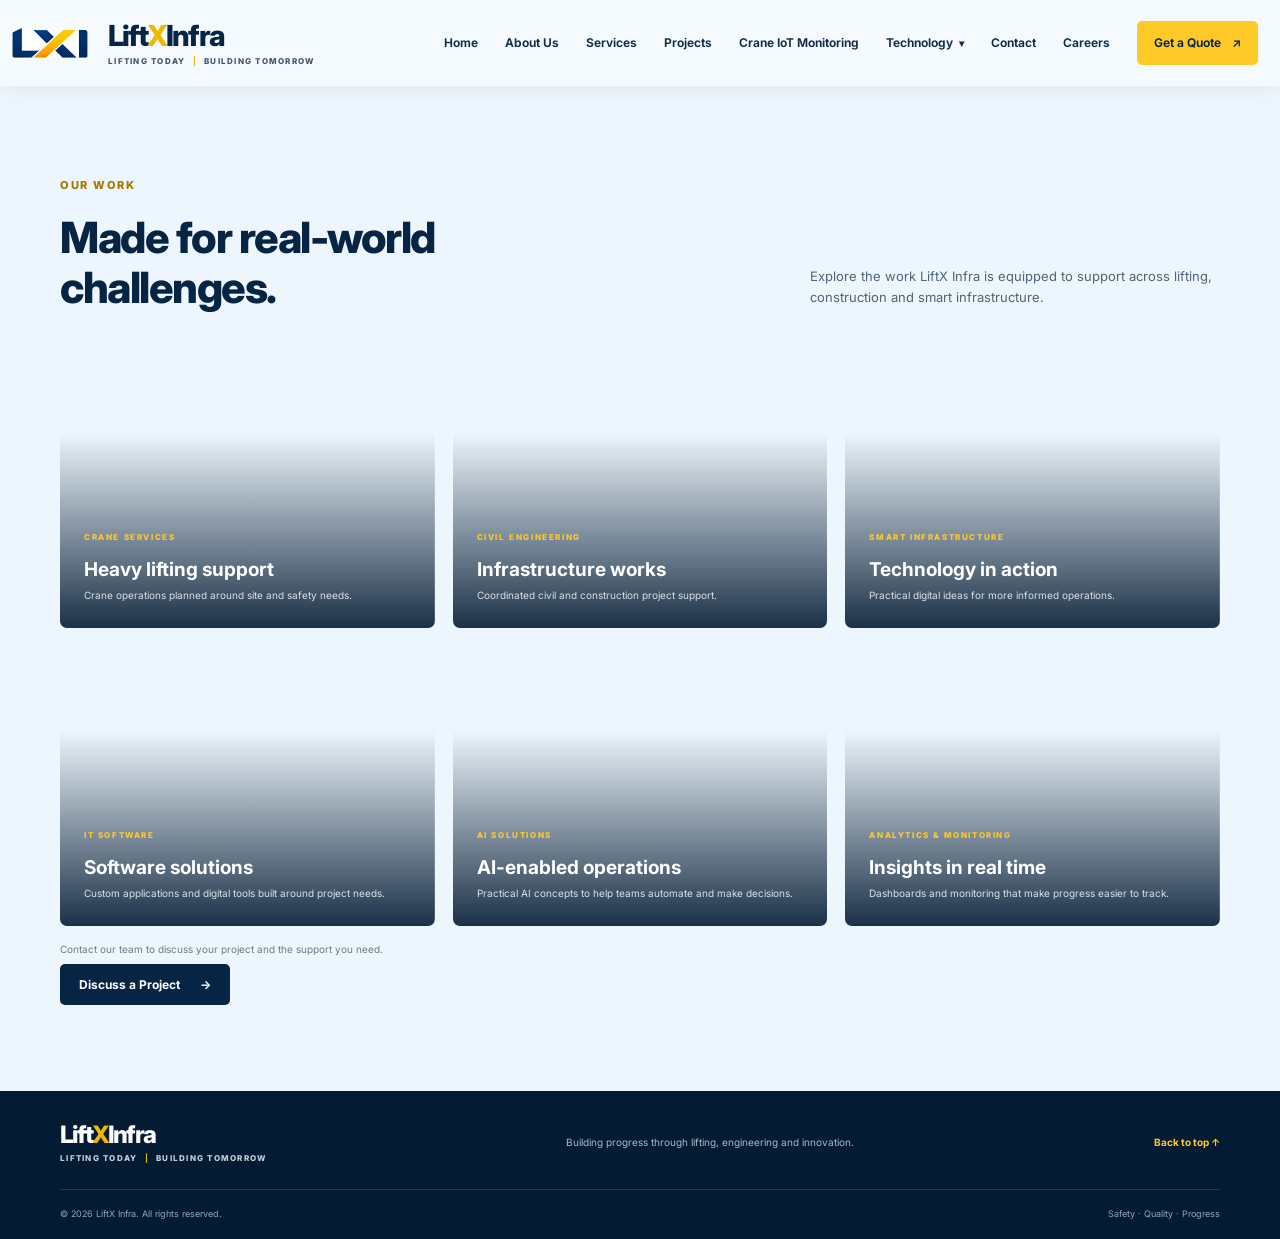
<file: projects.html>
<!DOCTYPE html>
<html lang="en">
<head>
  <meta charset="UTF-8">
  <meta name="viewport" content="width=device-width, initial-scale=1.0">
  <meta name="description" content="Explore LiftX Infra project capabilities in crane services, civil engineering and smart infrastructure.">
  <title>Projects | LiftX Infra</title>
  <link rel="preconnect" href="https://fonts.googleapis.com">
  <link rel="preconnect" href="https://fonts.gstatic.com" crossorigin>
  <link href="https://fonts.googleapis.com/css2?family=Inter:wght@400;500;600;700;800&display=swap" rel="stylesheet">
  <link rel="stylesheet" href="style.css">
  <link rel="stylesheet" href="technology-menu.css">
  <style>
    .projects-section .section-heading h1 {
      margin: 0;
      color: var(--navy);
      font-size: clamp(31px, 3.5vw, 43px);
      font-weight: 800;
      letter-spacing: -1.5px;
      line-height: 1.17;
    }
    .project-overlay h2 {
      font-size: 19px;
      margin: 7px 0 2px;
    }
    .project-four {
      background-image: linear-gradient(0deg, #061d35e8, transparent 70%), url('https://images.unsplash.com/photo-1519389950473-47ba0277781c?auto=format&fit=crop&w=900&q=80');
    }
    .project-five {
      background-image: linear-gradient(0deg, #061d35e8, transparent 70%), url('https://images.unsplash.com/photo-1677442136019-21780ecad995?auto=format&fit=crop&w=900&q=80');
    }
    .project-six {
      background-image: linear-gradient(0deg, #061d35e8, transparent 70%), url('https://images.unsplash.com/photo-1551288049-bebda4e38f71?auto=format&fit=crop&w=900&q=80');
    }
  </style>
  <link rel="stylesheet" href="theme.css">
  <link rel="stylesheet" href="brand-colors.css">
</head>
<body>
  <header class="site-header">
    <a class="brand" href="index.html#home" aria-label="LiftX Infra home"><img class="brand-logo" src="assets/liftx-logo.png" alt="LiftX Infra" width="1175" height="480"><span class="brand-text"><span class="brand-mark">Lift<span>X</span>Infra</span><span class="brand-tagline">LIFTING TODAY <b>|</b> BUILDING TOMORROW</span></span></a>
    <button class="menu-toggle" aria-label="Open navigation" aria-expanded="false">☰</button>
    <nav class="nav">
      <a href="index.html#home">Home</a><a href="about.html">About Us</a><a href="services.html">Services</a>
      <a href="projects.html" aria-current="page">Projects</a><a href="crane-monitoring.html">Crane IoT Monitoring</a>
      <div class="technology-nav-item">
        <button class="technology-menu-toggle" type="button" aria-expanded="false" aria-controls="technologyDropdown">Technology <span class="technology-menu-chevron" aria-hidden="true">▾</span></button>
        <div class="technology-dropdown" id="technologyDropdown" hidden>
          <div class="technology-menu-intro"><button class="technology-menu-back" type="button" aria-label="Back to page, close Technology menu">&larr; Back</button><span>Technology</span><strong>Smarter Infrastructure <em>with Technology</em></strong><p>We bring together modern IT, IoT and data insights to support safer, smarter and more efficient infrastructure.</p></div>
          <section class="technology-menu-group"><h2><span class="technology-menu-icon" aria-hidden="true"></span>Internet of Things (IoT)</h2><ul><li>Industrial IoT (IIoT)</li><li>IoT Device Integration</li><li>Sensor &amp; Data Analytics</li><li>Real-time Monitoring</li><li>Edge Computing</li><li>IoT Platforms &amp; Dashboards</li></ul></section>
          <section class="technology-menu-group"><h2><span class="technology-menu-icon" aria-hidden="true"></span>Managed IT Services</h2><ul><li>IT Support &amp; Helpdesk</li><li>Network Management</li><li>Disaster Recovery</li><li>Managed Cloud</li><li>Endpoint Management</li><li>IT Infrastructure</li></ul></section>
          <section class="technology-menu-group"><h2><span class="technology-menu-icon" aria-hidden="true"></span>Cybersecurity</h2><ul><li>MSSP (Managed Security)</li><li>Penetration Testing</li><li>Vulnerability Assessment</li><li>Firewall &amp; Network Security</li><li>Security Monitoring (SOC)</li><li>Compliance &amp; Risk Management</li></ul></section>
          <section class="technology-menu-group"><h2><span class="technology-menu-icon" aria-hidden="true"></span>Cloud &amp; Infrastructure</h2><ul><li>Cloud Migration</li><li>AWS / Azure / GCP</li><li>DevOps &amp; CI/CD</li><li>Containerization (Docker, Kubernetes)</li><li>Data Centers</li><li>Hybrid &amp; Multi-Cloud</li></ul></section>
          <section class="technology-menu-group"><h2><span class="technology-menu-icon" aria-hidden="true"></span>Software Development</h2><ul><li>Web Applications</li><li>Mobile Applications</li><li>AI &amp; Machine Learning</li><li>SaaS Development</li><li>API Development</li><li>UI/UX Design</li></ul></section>
          <section class="technology-menu-group"><h2><span class="technology-menu-icon" aria-hidden="true"></span>Automation &amp; Industry 4.0</h2><ul><li>Industrial Automation</li><li>SCADA &amp; Control Systems</li><li>Predictive Maintenance</li><li>Digital Twins</li><li>Robotics Integration</li><li>Smart Manufacturing</li></ul></section>
          <section class="technology-menu-group"><h2><span class="technology-menu-icon" aria-hidden="true"></span>Data &amp; Analytics</h2><ul><li>Big Data Solutions</li><li>Business Intelligence</li><li>Data Visualization</li><li>AI/ML Solutions</li><li>Data Lake &amp; Warehousing</li><li>Analytics for Operations</li></ul></section>
          <section class="technology-menu-group"><h2><span class="technology-menu-icon" aria-hidden="true"></span>Networking &amp; Connectivity</h2><ul><li>5G &amp; Private Networks</li><li>Industrial Networking</li><li>Wireless Solutions</li><li>SD-WAN</li><li>IoT Connectivity (LTE, LoRa, NB-IoT)</li><li>Network Design &amp; Optimization</li></ul></section>
          <div class="technology-menu-footer"><a href="crane-monitoring.html">Crane IoT Monitoring <span aria-hidden="true">→</span></a><p>From cloud to AI — building what's next.</p><a href="technology.html">Explore All Technology <span aria-hidden="true">→</span></a></div>
        </div>
      </div>
      <a href="contact.html">Contact</a>
      <a href="careers.html">Careers</a>
      <a class="nav-cta" href="contact.html">Get a Quote <span>↗</span></a>
    </nav>
  </header>
  <main>
    <section class="section container projects-section" id="projects">
      <div class="section-heading">
        <div><p class="eyebrow dark">OUR WORK</p><h1>Made for real-world<br>challenges.</h1></div>
        <p>Explore the work LiftX Infra is equipped to support across lifting, construction and smart infrastructure.</p>
      </div>
      <div class="project-grid">
        <article class="project-card project-one"><div class="project-overlay"><span>CRANE SERVICES</span><h2>Heavy lifting support</h2><p>Crane operations planned around site and safety needs.</p></div></article>
        <article class="project-card project-two"><div class="project-overlay"><span>CIVIL ENGINEERING</span><h2>Infrastructure works</h2><p>Coordinated civil and construction project support.</p></div></article>
        <article class="project-card project-three"><div class="project-overlay"><span>SMART INFRASTRUCTURE</span><h2>Technology in action</h2><p>Practical digital ideas for more informed operations.</p></div></article>
        <article class="project-card project-four"><div class="project-overlay"><span>IT SOFTWARE</span><h2>Software solutions</h2><p>Custom applications and digital tools built around project needs.</p></div></article>
        <article class="project-card project-five"><div class="project-overlay"><span>AI SOLUTIONS</span><h2>AI-enabled operations</h2><p>Practical AI concepts to help teams automate and make decisions.</p></div></article>
        <article class="project-card project-six"><div class="project-overlay"><span>ANALYTICS &amp; MONITORING</span><h2>Insights in real time</h2><p>Dashboards and monitoring that make progress easier to track.</p></div></article>
      </div>
      <p class="portfolio-note">Contact our team to discuss your project and the support you need.</p>
      <a class="button button-navy" href="contact.html">Discuss a Project <span>→</span></a>
    </section>
  </main>
  <footer class="site-footer">
    <div class="container footer-top"><a class="brand footer-brand" href="index.html#home"><span class="brand-mark">Lift<span>X</span>Infra</span><span class="brand-tagline">LIFTING TODAY <b>|</b> BUILDING TOMORROW</span></a><p>Building progress through lifting, engineering and innovation.</p><a class="back-top" href="#projects">Back to top ↑</a></div>
    <div class="container footer-bottom"><span>© <span id="year"></span> LiftX Infra. All rights reserved.</span><span>Safety · Quality · Progress</span></div>
  </footer>
  <script src="script.js"></script>
</body>
</html>
</file>
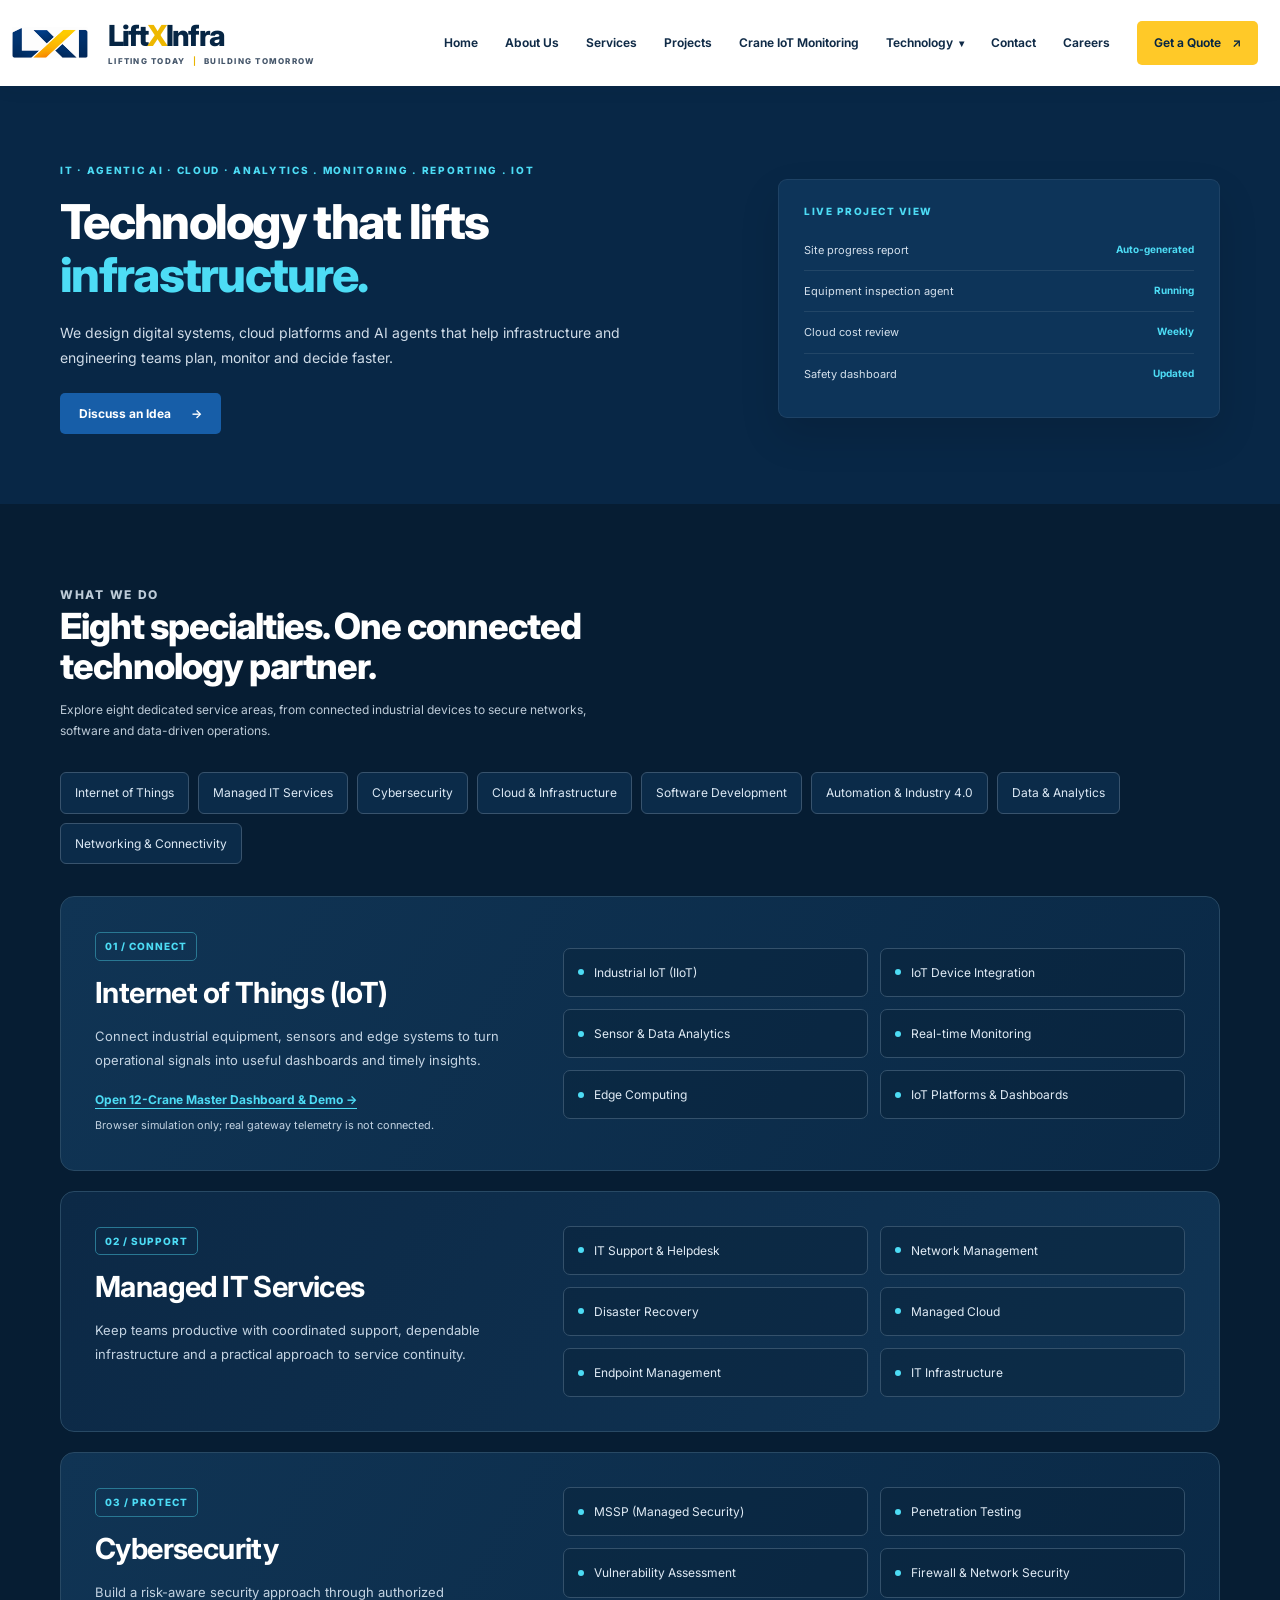
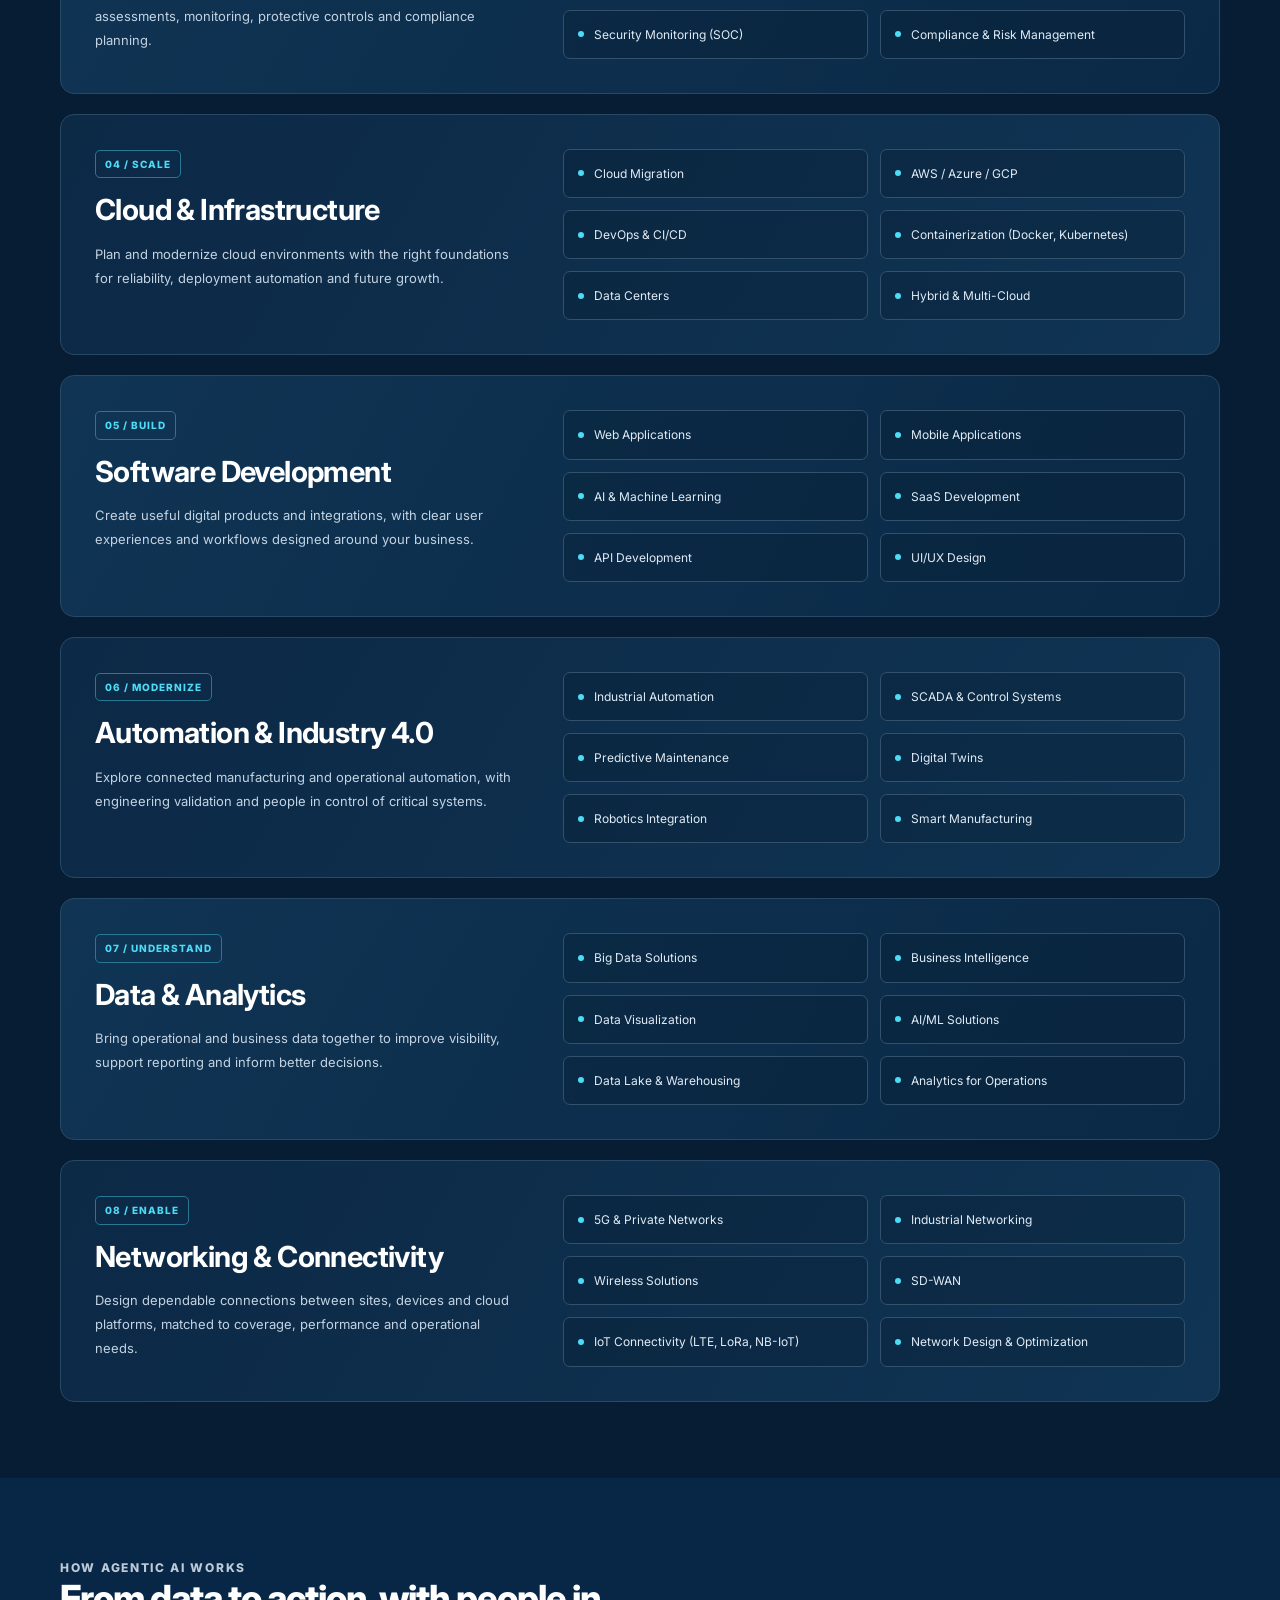
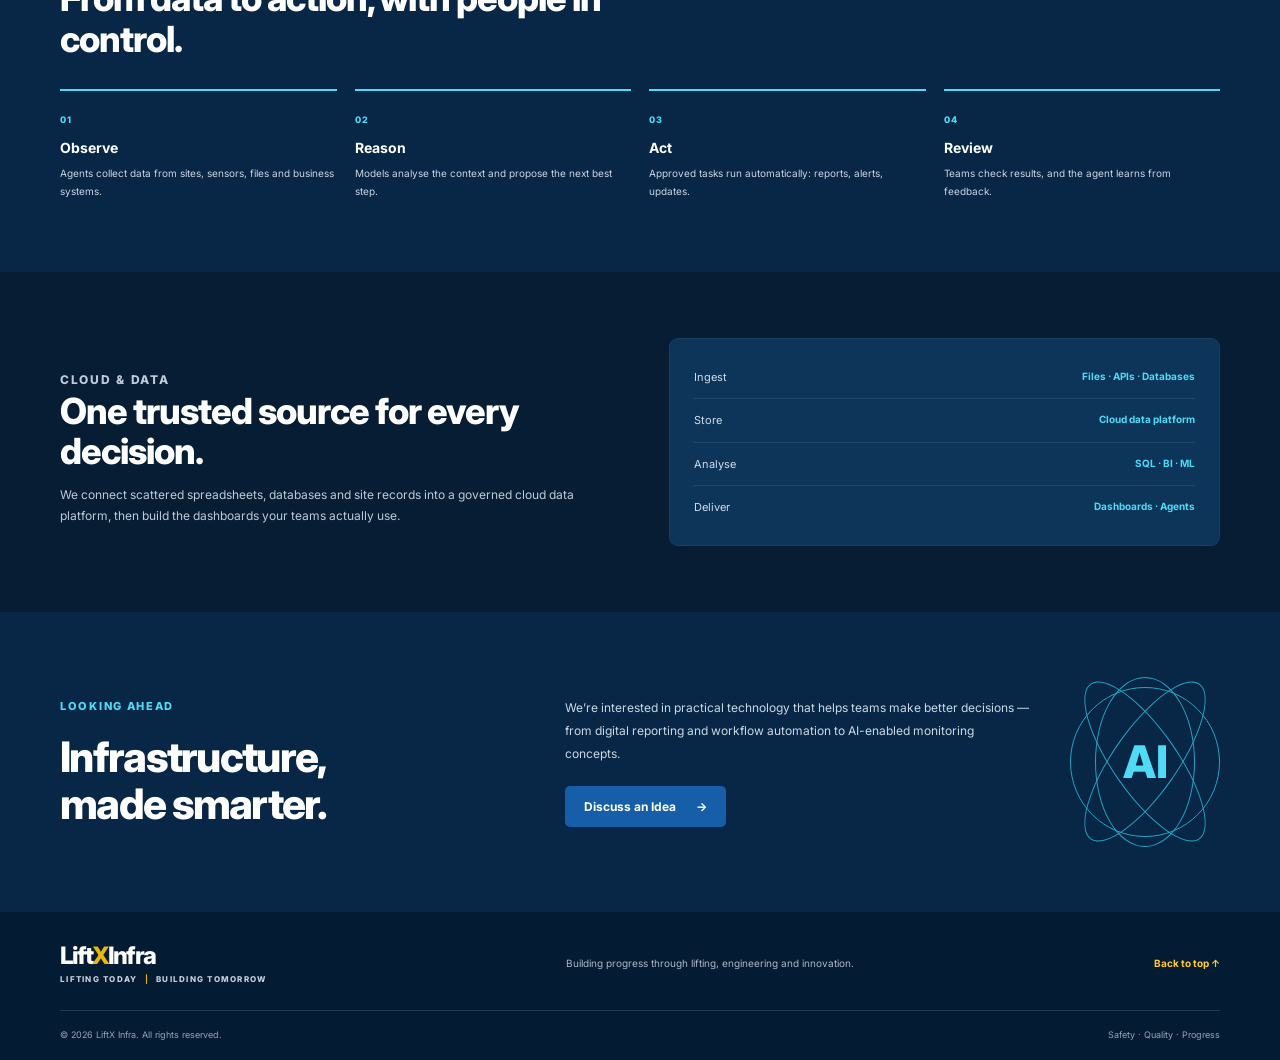
<file: technology.html>
<!DOCTYPE html>
<html lang="en">
<head>
  <meta charset="UTF-8">
  <meta name="viewport" content="width=device-width, initial-scale=1.0">
  <meta name="description" content="Discover LiftX Infra's interest in practical AI and technology for smarter infrastructure operations.">
  <title>Technology | LiftX Infra</title>
  <link rel="preconnect" href="https://fonts.googleapis.com">
  <link rel="preconnect" href="https://fonts.gstatic.com" crossorigin>
  <link href="https://fonts.googleapis.com/css2?family=Inter:wght@400;500;600;700;800&display=swap" rel="stylesheet">
  <link rel="stylesheet" href="style.css">
  <link rel="stylesheet" href="technology-menu.css">
  <style>
    .technology-page main {
      background: #061d33;
      color: #fff;
    }
    .technology-page .tech-hero {
      padding: 76px 0 70px;
      background: #082746;
    }
    .technology-page .tech-hero-grid {
      display: grid;
      grid-template-columns: 1.2fr .8fr;
      gap: 56px;
      align-items: center;
    }
    .technology-page .tech-eyebrow {
      margin: 0 0 16px;
      color: var(--yellow);
      font-size: 10px;
      font-weight: 800;
      letter-spacing: 1.7px;
    }
    .technology-page .tech-hero h1,
    .technology-page .tech-section-heading h2,
    .technology-page .cloud-copy h2,
    .technology-page .technology-inner h2 {
      margin: 0;
      color: #fff;
      font-size: clamp(32px, 4vw, 48px);
      font-weight: 800;
      letter-spacing: -1.7px;
      line-height: 1.12;
    }
    .technology-page .tech-hero h1 span {
      color: var(--yellow);
    }
    .technology-page .tech-hero-copy {
      max-width: 560px;
      margin: 18px 0 23px;
      color: #d0dce8;
      font-size: 14px;
      line-height: 1.8;
    }
    .technology-page .live-project {
      padding: 23px 25px;
      border: 1px solid #ffffff12;
      border-radius: 9px;
      background: #0d3459;
      box-shadow: 0 18px 40px rgb(0 0 0 / 12%);
    }
    .technology-page .live-project h2 {
      margin: 0 0 11px;
      color: var(--yellow);
      font-size: 10px;
      font-weight: 800;
      letter-spacing: 1.5px;
    }
    .technology-page .live-project-row {
      display: flex;
      justify-content: space-between;
      gap: 16px;
      padding: 11px 0;
      border-bottom: 1px solid #ffffff16;
      color: #d4e0ec;
      font-size: 11px;
    }
    .technology-page .live-project-row:last-child {
      border-bottom: 0;
    }
    .technology-page .live-project-row strong {
      color: var(--yellow);
      font-size: 10px;
      text-align: right;
    }
    .technology-page .tech-capabilities {
      padding: 68px 0 76px;
      background: #061d33;
    }
    .technology-page .tech-section-heading {
      max-width: 650px;
      margin-bottom: 30px;
    }
    .technology-page .tech-section-heading h2,
    .technology-page .cloud-copy h2 {
      font-size: clamp(27px, 3.2vw, 36px);
      letter-spacing: -1px;
    }
    .technology-page .tech-section-heading > p,
    .technology-page .cloud-copy > p {
      max-width: 550px;
      margin: 12px 0 0;
      color: #bdcbd8;
      font-size: 12px;
      line-height: 1.8;
    }
    .technology-page .technology-jump-links {
      display: flex;
      flex-wrap: wrap;
      gap: 9px;
      margin: 0 0 32px;
    }
    .technology-page .technology-jump-links a {
      padding: 10px 14px;
      border: 1px solid #38536d;
      border-radius: 6px;
      background: #0b2b49;
      color: #dce9f5;
      font-size: 12px;
    }
    .technology-page .technology-jump-links a:hover {
      border-color: var(--yellow);
      color: var(--yellow);
    }
    .technology-page .technology-service-section {
      display: grid;
      grid-template-columns: minmax(0, .9fr) minmax(0, 1.3fr);
      gap: 38px;
      margin-top: 20px;
      padding: 34px;
      border: 1px solid #284964;
      border-radius: 14px;
      background: linear-gradient(120deg, #103454, #0a2946);
      scroll-margin-top: 110px;
    }
    .technology-page .technology-service-section:nth-of-type(even) {
      background: linear-gradient(120deg, #0c2946, #103454);
    }
    .technology-page .technology-service-number {
      display: inline-block;
      margin-bottom: 14px;
      padding: 5px 9px;
      border: 1px solid #6a6540;
      border-radius: 5px;
      color: var(--yellow);
      font-size: 10px;
      font-weight: 800;
      letter-spacing: 1px;
    }
    .technology-page .technology-service-section h2 {
      margin: 0 0 13px;
      color: #fff;
      font-size: clamp(22px, 2.5vw, 29px);
      letter-spacing: -.6px;
      line-height: 1.25;
    }
    .technology-page .technology-service-section p {
      margin: 0;
      color: #c3d3e2;
      font-size: 13px;
      line-height: 1.85;
    }
    .technology-page .technology-service-section ul {
      display: grid;
      grid-template-columns: repeat(2, minmax(0, 1fr));
      align-content: center;
      gap: 12px;
      margin: 0;
      padding: 0;
      list-style: none;
    }
    .technology-page .technology-service-section li {
      display: flex;
      align-items: center;
      gap: 10px;
      padding: 14px;
      border: 1px solid #34516b;
      border-radius: 7px;
      background: #061d3359;
      color: #e0ebf5;
      font-size: 12px;
      line-height: 1.6;
    }
    .technology-page .technology-service-section li::before {
      content: "";
      flex: 0 0 6px;
      height: 6px;
      border-radius: 50%;
      background: var(--yellow);
    }
    .technology-page .technology-service-section .iot-demo-link {
      display: inline-block;
      margin-top: 18px;
      color: var(--yellow);
      font-size: 12px;
      font-weight: 700;
      text-decoration: underline;
      text-underline-offset: 4px;
    }
    .technology-page .technology-jump-links a:focus-visible,
    .technology-page .iot-demo-link:focus-visible {
      outline: 2px solid var(--yellow);
      outline-offset: 4px;
    }
    .technology-page .agentic-section {
      padding: 67px 0 72px;
      background: #082746;
    }
    .technology-page .agentic-steps {
      display: grid;
      grid-template-columns: repeat(4, minmax(0, 1fr));
      gap: 18px;
      margin-top: 30px;
    }
    .technology-page .agentic-step {
      padding-top: 13px;
      border-top: 2px solid var(--yellow);
    }
    .technology-page .agentic-step span {
      color: var(--yellow);
      font-size: 9px;
      font-weight: 800;
      letter-spacing: 1px;
    }
    .technology-page .agentic-step h3 {
      margin: 6px 0;
      color: #fff;
      font-size: 14px;
    }
    .technology-page .agentic-step p {
      margin: 0;
      color: #c8d5e1;
      font-size: 10px;
      line-height: 1.75;
    }
    .technology-page .cloud-data {
      padding: 66px 0;
      background: #061d33;
    }
    .technology-page .cloud-data-grid {
      display: grid;
      grid-template-columns: 1fr 1fr;
      gap: 58px;
      align-items: center;
    }
    .technology-page .cloud-flow {
      padding: 17px 24px;
      border: 1px solid #ffffff0c;
      border-radius: 9px;
      background: #0d3459;
    }
    .technology-page .cloud-flow-row {
      display: flex;
      justify-content: space-between;
      gap: 16px;
      padding: 12px 0;
      border-bottom: 1px solid #ffffff16;
      color: #d0dce8;
      font-size: 11px;
    }
    .technology-page .cloud-flow-row:last-child {
      border-bottom: 0;
    }
    .technology-page .cloud-flow-row strong {
      color: var(--yellow);
      font-size: 10px;
      text-align: right;
    }
    .technology-page .looking-ahead {
      background: #082746;
    }
    .technology-page .technology-inner {
      grid-template-columns: 1fr 1fr 150px;
    }
    .technology-page .technology-inner h2 {
      font-size: clamp(30px, 3.5vw, 42px);
    }
    .technology-page .technology-copy p {
      font-size: 12px;
    }
    @media (max-width: 850px) {
      .technology-page .tech-hero-grid,
      .technology-page .cloud-data-grid {
        grid-template-columns: 1fr 1fr;
        gap: 32px;
      }
      .technology-page .technology-service-section {
        grid-template-columns: 1fr;
        gap: 24px;
      }
    }
    @media (max-width: 720px) {
      .technology-page .tech-hero {
        padding: 55px 0;
      }
      .technology-page .tech-hero-grid,
      .technology-page .cloud-data-grid {
        grid-template-columns: 1fr;
        gap: 28px;
      }
      .technology-page .agentic-steps {
        grid-template-columns: repeat(2, minmax(0, 1fr));
        gap: 22px 16px;
      }
      .technology-page .technology-inner {
        grid-template-columns: 1fr;
      }
    }
    @media (max-width: 480px) {
      .technology-page .technology-service-section {
        padding: 24px 20px;
      }
      .technology-page .technology-service-section ul {
        grid-template-columns: 1fr;
      }
    }
  </style>
  <link rel="stylesheet" href="brand-colors.css">
</head>
<body class="technology-page">
  <header class="site-header">
    <a class="brand" href="index.html#home" aria-label="LiftX Infra home"><img class="brand-logo" src="assets/liftx-logo.png" alt="LiftX Infra" width="1175" height="480"><span class="brand-text"><span class="brand-mark">Lift<span>X</span>Infra</span><span class="brand-tagline">LIFTING TODAY <b>|</b> BUILDING TOMORROW</span></span></a>
    <button class="menu-toggle" aria-label="Open navigation" aria-expanded="false">☰</button>
    <nav class="nav">
      <a href="index.html#home">Home</a><a href="about.html">About Us</a><a href="services.html">Services</a>
      <a href="projects.html">Projects</a><a href="crane-monitoring.html">Crane IoT Monitoring</a>
      <div class="technology-nav-item">
        <button class="technology-menu-toggle" type="button" aria-expanded="false" aria-controls="technologyDropdown" aria-current="page">Technology <span class="technology-menu-chevron" aria-hidden="true">▾</span></button>
        <div class="technology-dropdown" id="technologyDropdown" hidden>
          <div class="technology-menu-intro"><button class="technology-menu-back" type="button" aria-label="Back to page, close Technology menu">&larr; Back</button><span>Technology</span><strong>Smarter Infrastructure <em>with Technology</em></strong><p>We bring together modern IT, IoT and data insights to support safer, smarter and more efficient infrastructure.</p></div>
          <section class="technology-menu-group"><h2><span class="technology-menu-icon" aria-hidden="true"></span>Internet of Things (IoT)</h2><ul><li>Industrial IoT (IIoT)</li><li>IoT Device Integration</li><li>Sensor &amp; Data Analytics</li><li>Real-time Monitoring</li><li>Edge Computing</li><li>IoT Platforms &amp; Dashboards</li></ul></section>
          <section class="technology-menu-group"><h2><span class="technology-menu-icon" aria-hidden="true"></span>Managed IT Services</h2><ul><li>IT Support &amp; Helpdesk</li><li>Network Management</li><li>Disaster Recovery</li><li>Managed Cloud</li><li>Endpoint Management</li><li>IT Infrastructure</li></ul></section>
          <section class="technology-menu-group"><h2><span class="technology-menu-icon" aria-hidden="true"></span>Cybersecurity</h2><ul><li>MSSP (Managed Security)</li><li>Penetration Testing</li><li>Vulnerability Assessment</li><li>Firewall &amp; Network Security</li><li>Security Monitoring (SOC)</li><li>Compliance &amp; Risk Management</li></ul></section>
          <section class="technology-menu-group"><h2><span class="technology-menu-icon" aria-hidden="true"></span>Cloud &amp; Infrastructure</h2><ul><li>Cloud Migration</li><li>AWS / Azure / GCP</li><li>DevOps &amp; CI/CD</li><li>Containerization (Docker, Kubernetes)</li><li>Data Centers</li><li>Hybrid &amp; Multi-Cloud</li></ul></section>
          <section class="technology-menu-group"><h2><span class="technology-menu-icon" aria-hidden="true"></span>Software Development</h2><ul><li>Web Applications</li><li>Mobile Applications</li><li>AI &amp; Machine Learning</li><li>SaaS Development</li><li>API Development</li><li>UI/UX Design</li></ul></section>
          <section class="technology-menu-group"><h2><span class="technology-menu-icon" aria-hidden="true"></span>Automation &amp; Industry 4.0</h2><ul><li>Industrial Automation</li><li>SCADA &amp; Control Systems</li><li>Predictive Maintenance</li><li>Digital Twins</li><li>Robotics Integration</li><li>Smart Manufacturing</li></ul></section>
          <section class="technology-menu-group"><h2><span class="technology-menu-icon" aria-hidden="true"></span>Data &amp; Analytics</h2><ul><li>Big Data Solutions</li><li>Business Intelligence</li><li>Data Visualization</li><li>AI/ML Solutions</li><li>Data Lake &amp; Warehousing</li><li>Analytics for Operations</li></ul></section>
          <section class="technology-menu-group"><h2><span class="technology-menu-icon" aria-hidden="true"></span>Networking &amp; Connectivity</h2><ul><li>5G &amp; Private Networks</li><li>Industrial Networking</li><li>Wireless Solutions</li><li>SD-WAN</li><li>IoT Connectivity (LTE, LoRa, NB-IoT)</li><li>Network Design &amp; Optimization</li></ul></section>
          <div class="technology-menu-footer"><a href="crane-monitoring.html">Crane IoT Monitoring <span aria-hidden="true">→</span></a><p>From cloud to AI — building what's next.</p><a href="technology.html">Explore All Technology <span aria-hidden="true">→</span></a></div>
        </div>
      </div>
      <a href="contact.html">Contact</a>
      <a href="careers.html">Careers</a>
      <a class="nav-cta" href="contact.html">Get a Quote <span>↗</span></a>
    </nav>
  </header>
  <main>
    <section class="tech-hero" id="technology">
      <div class="container tech-hero-grid">
        <div>
          <p class="tech-eyebrow">IT · AGENTIC AI · CLOUD · ANALYTICS . MONITORING . REPORTING . IOT </p>
          <h1>Technology that lifts<br><span>infrastructure.</span></h1>
          <p class="tech-hero-copy">We design digital systems, cloud platforms and AI agents that help infrastructure and engineering teams plan, monitor and decide faster.</p>
          <a href="contact.html" class="button button-yellow">Discuss an Idea <span>→</span></a>
        </div>
        <aside class="live-project" aria-label="Live project view">
          <h2>LIVE PROJECT VIEW</h2>
          <div class="live-project-row"><span>Site progress report</span><strong>Auto-generated</strong></div>
          <div class="live-project-row"><span>Equipment inspection agent</span><strong>Running</strong></div>
          <div class="live-project-row"><span>Cloud cost review</span><strong>Weekly</strong></div>
          <div class="live-project-row"><span>Safety dashboard</span><strong>Updated</strong></div>
        </aside>
      </div>
    </section>

    <section class="tech-capabilities" aria-labelledby="capabilities-heading">
      <div class="container">
        <div class="tech-section-heading">
          <p class="tech-eyebrow">WHAT WE DO</p>
          <h2 id="capabilities-heading">Eight specialties. One connected technology partner.</h2>
          <p>Explore eight dedicated service areas, from connected industrial devices to secure networks, software and data-driven operations.</p>
        </div>
        <nav class="technology-jump-links" aria-label="Technology service areas">
          <a href="#iot">Internet of Things</a><a href="#managed-it">Managed IT Services</a><a href="#cybersecurity">Cybersecurity</a><a href="#cloud-infrastructure">Cloud &amp; Infrastructure</a><a href="#software-development">Software Development</a><a href="#automation">Automation &amp; Industry 4.0</a><a href="#data-analytics">Data &amp; Analytics</a><a href="#networking">Networking &amp; Connectivity</a>
        </nav>
        <section class="technology-service-section" id="iot" aria-labelledby="iot-heading">
          <div><span class="technology-service-number">01 / CONNECT</span><h2 id="iot-heading">Internet of Things (IoT)</h2><p>Connect industrial equipment, sensors and edge systems to turn operational signals into useful dashboards and timely insights.</p><a class="iot-demo-link" href="crane-monitoring.html">Open 12-Crane Master Dashboard &amp; Demo →</a><p><small>Browser simulation only; real gateway telemetry is not connected.</small></p></div>
          <ul><li>Industrial IoT (IIoT)</li><li>IoT Device Integration</li><li>Sensor &amp; Data Analytics</li><li>Real-time Monitoring</li><li>Edge Computing</li><li>IoT Platforms &amp; Dashboards</li></ul>
        </section>
        <section class="technology-service-section" id="managed-it" aria-labelledby="managed-it-heading">
          <div><span class="technology-service-number">02 / SUPPORT</span><h2 id="managed-it-heading">Managed IT Services</h2><p>Keep teams productive with coordinated support, dependable infrastructure and a practical approach to service continuity.</p></div>
          <ul><li>IT Support &amp; Helpdesk</li><li>Network Management</li><li>Disaster Recovery</li><li>Managed Cloud</li><li>Endpoint Management</li><li>IT Infrastructure</li></ul>
        </section>
        <section class="technology-service-section" id="cybersecurity" aria-labelledby="cybersecurity-heading">
          <div><span class="technology-service-number">03 / PROTECT</span><h2 id="cybersecurity-heading">Cybersecurity</h2><p>Build a risk-aware security approach through authorized assessments, monitoring, protective controls and compliance planning.</p></div>
          <ul><li>MSSP (Managed Security)</li><li>Penetration Testing</li><li>Vulnerability Assessment</li><li>Firewall &amp; Network Security</li><li>Security Monitoring (SOC)</li><li>Compliance &amp; Risk Management</li></ul>
        </section>
        <section class="technology-service-section" id="cloud-infrastructure" aria-labelledby="cloud-infrastructure-heading">
          <div><span class="technology-service-number">04 / SCALE</span><h2 id="cloud-infrastructure-heading">Cloud &amp; Infrastructure</h2><p>Plan and modernize cloud environments with the right foundations for reliability, deployment automation and future growth.</p></div>
          <ul><li>Cloud Migration</li><li>AWS / Azure / GCP</li><li>DevOps &amp; CI/CD</li><li>Containerization (Docker, Kubernetes)</li><li>Data Centers</li><li>Hybrid &amp; Multi-Cloud</li></ul>
        </section>
        <section class="technology-service-section" id="software-development" aria-labelledby="software-development-heading">
          <div><span class="technology-service-number">05 / BUILD</span><h2 id="software-development-heading">Software Development</h2><p>Create useful digital products and integrations, with clear user experiences and workflows designed around your business.</p></div>
          <ul><li>Web Applications</li><li>Mobile Applications</li><li>AI &amp; Machine Learning</li><li>SaaS Development</li><li>API Development</li><li>UI/UX Design</li></ul>
        </section>
        <section class="technology-service-section" id="automation" aria-labelledby="automation-heading">
          <div><span class="technology-service-number">06 / MODERNIZE</span><h2 id="automation-heading">Automation &amp; Industry 4.0</h2><p>Explore connected manufacturing and operational automation, with engineering validation and people in control of critical systems.</p></div>
          <ul><li>Industrial Automation</li><li>SCADA &amp; Control Systems</li><li>Predictive Maintenance</li><li>Digital Twins</li><li>Robotics Integration</li><li>Smart Manufacturing</li></ul>
        </section>
        <section class="technology-service-section" id="data-analytics" aria-labelledby="data-analytics-heading">
          <div><span class="technology-service-number">07 / UNDERSTAND</span><h2 id="data-analytics-heading">Data &amp; Analytics</h2><p>Bring operational and business data together to improve visibility, support reporting and inform better decisions.</p></div>
          <ul><li>Big Data Solutions</li><li>Business Intelligence</li><li>Data Visualization</li><li>AI/ML Solutions</li><li>Data Lake &amp; Warehousing</li><li>Analytics for Operations</li></ul>
        </section>
        <section class="technology-service-section" id="networking" aria-labelledby="networking-heading">
          <div><span class="technology-service-number">08 / ENABLE</span><h2 id="networking-heading">Networking &amp; Connectivity</h2><p>Design dependable connections between sites, devices and cloud platforms, matched to coverage, performance and operational needs.</p></div>
          <ul><li>5G &amp; Private Networks</li><li>Industrial Networking</li><li>Wireless Solutions</li><li>SD-WAN</li><li>IoT Connectivity (LTE, LoRa, NB-IoT)</li><li>Network Design &amp; Optimization</li></ul>
        </section>
      </div>
    </section>

    <section class="agentic-section" aria-labelledby="agentic-heading">
      <div class="container">
        <div class="tech-section-heading">
          <p class="tech-eyebrow">HOW AGENTIC AI WORKS</p>
          <h2 id="agentic-heading">From data to action, with people in control.</h2>
        </div>
        <div class="agentic-steps">
          <article class="agentic-step"><span>01</span><h3>Observe</h3><p>Agents collect data from sites, sensors, files and business systems.</p></article>
          <article class="agentic-step"><span>02</span><h3>Reason</h3><p>Models analyse the context and propose the next best step.</p></article>
          <article class="agentic-step"><span>03</span><h3>Act</h3><p>Approved tasks run automatically: reports, alerts, updates.</p></article>
          <article class="agentic-step"><span>04</span><h3>Review</h3><p>Teams check results, and the agent learns from feedback.</p></article>
        </div>
      </div>
    </section>

    <section class="cloud-data" aria-labelledby="cloud-data-heading">
      <div class="container cloud-data-grid">
        <div class="cloud-copy">
          <p class="tech-eyebrow">CLOUD &amp; DATA</p>
          <h2 id="cloud-data-heading">One trusted source for every decision.</h2>
          <p>We connect scattered spreadsheets, databases and site records into a governed cloud data platform, then build the dashboards your teams actually use.</p>
        </div>
        <div class="cloud-flow" aria-label="Cloud data flow">
          <div class="cloud-flow-row"><span>Ingest</span><strong>Files · APIs · Databases</strong></div>
          <div class="cloud-flow-row"><span>Store</span><strong>Cloud data platform</strong></div>
          <div class="cloud-flow-row"><span>Analyse</span><strong>SQL · BI · ML</strong></div>
          <div class="cloud-flow-row"><span>Deliver</span><strong>Dashboards · Agents</strong></div>
        </div>
      </div>
    </section>

    <section class="technology-section looking-ahead">
      <div class="container technology-inner">
        <div><p class="eyebrow">LOOKING AHEAD</p><h2>Infrastructure,<br>made smarter.</h2></div>
        <div class="technology-copy"><p>We’re interested in practical technology that helps teams make better decisions — from digital reporting and workflow automation to AI-enabled monitoring concepts.</p><a href="contact.html" class="button button-yellow">Discuss an Idea <span>→</span></a></div>
        <div class="tech-orbit" aria-hidden="true"><span>AI</span><i></i><b></b><em></em></div>
      </div>
    </section>
  </main>
  <footer class="site-footer">
    <div class="container footer-top"><a class="brand footer-brand" href="index.html#home"><span class="brand-mark">Lift<span>X</span>Infra</span><span class="brand-tagline">LIFTING TODAY <b>|</b> BUILDING TOMORROW</span></a><p>Building progress through lifting, engineering and innovation.</p><a class="back-top" href="#technology">Back to top ↑</a></div>
    <div class="container footer-bottom"><span>© <span id="year"></span> LiftX Infra. All rights reserved.</span><span>Safety · Quality · Progress</span></div>
  </footer>
  <script src="script.js"></script>
</body>
</html>
</file>
<file: style.css>
*{box-sizing:border-box} :root{--navy:#062544;--navy2:#0b3459;--yellow:#ffc928;--ink:#102b47;--muted:#617287;--pale:#f4f7fa;--line:#dce4eb} html{scroll-behavior:smooth;scroll-padding-top:90px} body{margin:0;font-family:Inter,Arial,sans-serif;color:var(--ink);line-height:1.65} a{color:inherit;text-decoration:none}.container{width:min(1160px,calc(100% - 44px));margin:auto}.site-header{height:86px;padding:0 max(22px,calc((100vw - 1260px)/2));display:flex;align-items:center;justify-content:space-between;background:#fff;position:sticky;top:0;z-index:20;box-shadow:0 2px 18px #061d3310}.brand{display:flex;flex-direction:column;line-height:1}.brand-mark{font-size:29px;font-weight:800;letter-spacing:-1.8px;color:var(--navy)}.brand-mark span{color:#eeb800}.brand-tagline{font-size:8px;font-weight:800;letter-spacing:1.25px;margin-top:7px;color:#45566a}.brand-tagline b{color:#e9b400;margin:0 4px}.nav{display:flex;align-items:center;gap:27px;font-size:12px;font-weight:650}.nav>a:not(.nav-cta):hover{color:#bd8d00}.nav-cta{background:var(--yellow);padding:12px 17px;border-radius:5px;color:#11283e}.nav-cta span{margin-left:8px}.menu-toggle{display:none;border:0;background:none;font-size:27px;color:var(--navy)}.hero{min-height:520px;position:relative;display:flex;align-items:center;overflow:hidden;color:white;background:#0b2c49 url('https://images.unsplash.com/photo-1504307651254-35680f356dfd?auto=format&fit=crop&w=2000&q=85') center 48%/cover no-repeat}.hero-shade{position:absolute;inset:0;background:linear-gradient(90deg,rgba(3,29,52,.98) 0%,rgba(4,35,61,.91) 37%,rgba(5,33,56,.38) 68%,rgba(5,27,46,.1) 100%)}.hero-content{position:relative;z-index:1;padding-top:22px;padding-bottom:34px}.eyebrow{font-size:11px;letter-spacing:1.7px;font-weight:800;color:var(--yellow);margin:0 0 18px}.eyebrow i{font-style:normal;margin:0 8px;color:#ffd94e}.eyebrow.dark{color:#a47b00}.hero h1{font-size:clamp(38px,5vw,62px);line-height:1.11;letter-spacing:-2.5px;margin:0 0 20px;font-weight:800}.hero h1 span{color:var(--yellow)}.hero-copy{font-size:15px;max-width:535px;color:#e2eaf1;line-height:1.8;margin:0 0 27px}.hero-actions{display:flex;gap:13px;flex-wrap:wrap}.button{display:inline-flex;align-items:center;justify-content:center;gap:20px;border:0;border-radius:5px;padding:13px 19px;font:700 12px Inter,Arial,sans-serif;cursor:pointer;transition:transform .2s,background .2s}.button:hover{transform:translateY(-2px)}.button-yellow{background:var(--yellow);color:#122b42}.button-yellow:hover{background:#ffdb58}.button-outline{border:1px solid #d8e5ee;color:white;background:#ffffff08}.button-navy{background:var(--navy);color:white;margin-top:7px}.hero-proof{display:flex;align-items:center;gap:10px;font-size:10px;color:#e6edf4;margin-top:32px}.proof-icon{width:19px;height:19px;border-radius:50%;display:grid;place-items:center;background:var(--yellow);color:var(--navy);font-weight:900}.proof-dot{color:var(--yellow)}.hero-caption{position:absolute;right:5%;bottom:20px;font-size:9px;letter-spacing:2px;font-weight:800;color:#fff9}.trust-strip{background:var(--yellow);color:#112a43}.trust-inner{display:grid;grid-template-columns:repeat(4,1fr);padding:19px 0;gap:18px}.trust-inner div{display:flex;align-items:center;gap:12px;border-right:1px solid #142d4320}.trust-inner div:last-child{border:0}.trust-inner strong{font-size:18px;font-weight:800}.trust-inner span{font-size:11px;font-weight:700}.section{padding-top:90px;padding-bottom:92px}.section-heading{display:flex;justify-content:space-between;align-items:end;gap:40px;margin-bottom:35px}.section-heading h2,.about-copy h2,.technology-inner h2,.contact-copy h2{font-size:clamp(31px,3.5vw,43px);letter-spacing:-1.5px;line-height:1.17;margin:0;font-weight:800;color:var(--navy)}.section-heading>p{max-width:410px;color:var(--muted);font-size:13px;margin:0 0 4px}.service-grid{display:grid;grid-template-columns:repeat(4,1fr);gap:18px}.service-card{border:1px solid var(--line);border-radius:8px;overflow:hidden;background:white;transition:transform .25s,box-shadow .25s}.service-card:hover{transform:translateY(-5px);box-shadow:0 14px 35px #09274312}.service-art{height:140px;position:relative;display:flex;align-items:center;justify-content:center;overflow:hidden;background:linear-gradient(135deg,#eaf0f5,#d7e2ea)}.service-art:before,.service-art:after{content:"";position:absolute;border:1px solid #0b34591b;transform:rotate(-25deg);width:160%;height:70px}.service-art:after{transform:rotate(25deg)}.art-symbol{font-size:62px;color:var(--navy);font-weight:800;z-index:1;text-shadow:4px 4px 0 #ffc928}.art-label{position:absolute;left:14px;bottom:11px;font-size:8px;font-weight:800;letter-spacing:1.3px;color:#51667a}.civil-art{background:linear-gradient(135deg,#f0f3f5,#dfe7ec)}.realestate-art{background:linear-gradient(135deg,#f5f0e4,#e7e2d5)}.ai-art{background:linear-gradient(135deg,#e5edf3,#d6e4ed)}.service-body{padding:20px 19px 22px}.service-number{font-size:9px;letter-spacing:1.3px;font-weight:800;color:#ad8400}.service-body h3{font-size:17px;letter-spacing:-.4px;margin:7px 0 10px;color:var(--navy)}.service-body p{font-size:11px;line-height:1.8;color:var(--muted);min-height:80px;margin:0 0 17px}.text-link{font-size:10px;font-weight:800;color:var(--navy)}.text-link span{color:#b88a00;margin-left:5px}.about-section{background:#f3f6f8;padding:86px 0}.about-grid{display:grid;grid-template-columns: .95fr 1.05fr;gap:80px;align-items:center}.about-visual{position:relative;padding:0 24px 24px 0}.about-image{height:390px;border-radius:7px;position:relative;overflow:hidden;background:linear-gradient(0deg,#061d35b8,transparent 55%),url('https://images.unsplash.com/photo-1541888946425-d81bb19240f5?auto=format&fit=crop&w=1000&q=85') center/cover}.image-label{position:absolute;bottom:25px;left:25px;color:white;display:flex;flex-direction:column}.image-label span{font-size:9px;letter-spacing:2px;color:var(--yellow);font-weight:800}.image-label b{font-size:20px;margin-top:5px}.yellow-block{position:absolute;width:120px;height:120px;background:var(--yellow);right:0;bottom:0;z-index:-0}.about-copy{position:relative;z-index:1}.about-copy>p:not(.eyebrow){font-size:12px;color:var(--muted);line-height:1.9;margin:18px 0}.about-copy h2 span{color:#b38700}.values{margin-top:30px;border-top:1px solid var(--line);padding-top:20px;display:grid;gap:15px}.values>div{display:flex;align-items:center;gap:13px}.value-icon{width:34px;height:34px;border:1px solid #eac02f;border-radius:50%;display:grid;place-items:center;color:#a77e00;font-size:17px}.values b,.values small{display:block}.values b{font-size:11px}.values small{font-size:10px;color:var(--muted);margin-top:2px}.projects-section{padding-bottom:86px}.project-grid{display:grid;grid-template-columns:repeat(3,1fr);gap:18px}.project-card{height:280px;border-radius:7px;position:relative;overflow:hidden;background-size:cover;background-position:center}.project-one{background-image:linear-gradient(0deg,#061d35e8,transparent 70%),url('https://images.unsplash.com/photo-1581092921461-eab62e97a780?auto=format&fit=crop&w=800&q=80')}.project-two{background-image:linear-gradient(0deg,#061d35e8,transparent 70%),url('https://images.unsplash.com/photo-1486406146926-c627a92ad1ab?auto=format&fit=crop&w=800&q=80')}.project-three{background-image:linear-gradient(0deg,#061d35e8,transparent 70%),url('https://images.unsplash.com/photo-1518770660439-4636190af475?auto=format&fit=crop&w=800&q=80')}.project-overlay{position:absolute;bottom:0;left:0;right:0;padding:24px;color:white}.project-overlay span{font-size:8px;letter-spacing:1.6px;color:var(--yellow);font-weight:800}.project-overlay h3{font-size:19px;margin:7px 0 2px}.project-overlay p{font-size:10px;color:#d9e2eb;margin:0}.portfolio-note{font-size:10px;color:#6a7b8d;margin:15px 0 0}.technology-section{background:var(--navy);color:white;overflow:hidden}.technology-inner{min-height:300px;padding-top:65px;padding-bottom:65px;display:grid;grid-template-columns:1fr 1fr 180px;gap:40px;align-items:center;position:relative}.technology-inner h2{color:white}.technology-copy p{font-size:12px;line-height:1.9;color:#cbd8e4;margin:0 0 20px}.tech-orbit{height:150px;width:150px;border:1px solid #ffffff2a;border-radius:50%;display:grid;place-items:center;position:relative;margin:auto}.tech-orbit span{font-size:45px;font-weight:800;color:var(--yellow)}.tech-orbit i,.tech-orbit b,.tech-orbit em{position:absolute;width:190px;height:65px;border:1px solid #ffc92866;border-radius:50%;transform:rotate(55deg)}.tech-orbit b{transform:rotate(-55deg)}.tech-orbit em{transform:rotate(90deg);width:170px;height:100px}.contact-section{background:#f5f7f9;padding:90px 0}.contact-grid{display:grid;grid-template-columns:.8fr 1.2fr;gap:85px}.contact-copy>p:not(.eyebrow){font-size:12px;line-height:1.9;color:var(--muted);max-width:360px;margin:20px 0 28px}.contact-detail{display:flex;gap:14px;align-items:center;margin:18px 0}.contact-detail>span{width:38px;height:38px;display:grid;place-items:center;border-radius:50%;background:#fff0b8;color:#8b6800;font-size:17px}.contact-detail small,.contact-detail b{display:block}.contact-detail small{font-size:8px;letter-spacing:1.3px;color:#7a8998;font-weight:800}.contact-detail b{font-size:11px;margin-top:3px}.replace-note{font-size:9px!important;color:#8a6a00!important}.quote-form{padding:32px;background:white;border:1px solid var(--line);border-radius:8px;box-shadow:0 14px 45px #0927430a}.quote-form h3{font-size:23px;color:var(--navy);margin:0}.quote-form>p{font-size:10px;color:var(--muted);margin:4px 0 24px}.quote-form label{display:block;font-size:10px;font-weight:700;color:#354b60;margin-bottom:16px}.form-row{display:grid;grid-template-columns:1fr 1fr;gap:15px}.quote-form input,.quote-form select,.quote-form textarea{display:block;width:100%;margin-top:7px;border:1px solid #dbe3ea;border-radius:4px;background:#fff;padding:12px;font:11px Inter,Arial,sans-serif;color:var(--ink);outline:none}.quote-form input:focus,.quote-form select:focus,.quote-form textarea:focus{border-color:#c79b0a;box-shadow:0 0 0 3px #ffc92822}.quote-form textarea{resize:vertical}.submit-button{width:100%}.form-status{font-size:9px!important;line-height:1.6;margin:12px 0 0!important;color:#65778a!important}.site-footer{background:#041c33;color:#cbd6e1;padding:32px 0 0}.footer-top{display:flex;align-items:center;justify-content:space-between;gap:25px;padding-bottom:27px}.footer-brand .brand-mark{color:white;font-size:24px}.footer-brand .brand-tagline{color:#c4d0dc}.footer-top>p{font-size:10px;color:#aab9c7}.back-top{font-size:10px;font-weight:700;color:var(--yellow)}.footer-bottom{border-top:1px solid #ffffff20;display:flex;justify-content:space-between;padding-top:17px;padding-bottom:17px;font-size:9px;color:#93a5b6}@media(max-width:950px){.nav{gap:15px}.nav>a{font-size:11px}.service-grid{grid-template-columns:repeat(2,1fr)}.about-grid{gap:45px}.contact-grid{gap:40px}.technology-inner{grid-template-columns:1fr 1fr 120px;gap:25px}.tech-orbit{transform:scale(.8)}}@media(max-width:720px){.site-header{height:74px}.menu-toggle{display:block}.nav{display:none;position:absolute;top:74px;left:0;right:0;background:white;padding:18px 22px 24px;box-shadow:0 14px 20px #061d3318;align-items:stretch;flex-direction:column;gap:0}.nav.open{display:flex}.nav>a{padding:12px 0;font-size:13px}.nav .nav-cta{padding:13px 15px;margin-top:7px;text-align:center}.hero{min-height:560px;background-position:58% center}.hero-shade{background:linear-gradient(90deg,#031d34f5,#05233bd9 65%,#05233b8a)}.hero h1{letter-spacing:-1.7px}.hero-copy{font-size:13px}.eyebrow{font-size:9px;line-height:1.8}.trust-inner{grid-template-columns:1fr 1fr;gap:17px}.trust-inner div:nth-child(2){border:0}.trust-inner strong{font-size:16px}.trust-inner span{font-size:10px}.section{padding-top:65px;padding-bottom:65px}.section-heading{display:block}.section-heading>p{margin-top:18px}.service-grid{gap:12px}.service-art{height:110px}.service-body{padding:16px 13px}.service-body h3{font-size:15px}.service-body p{font-size:10px;min-height:112px}.about-section,.contact-section{padding:65px 0}.about-grid,.contact-grid{grid-template-columns:1fr;gap:38px}.about-image{height:310px}.about-visual{max-width:500px}.project-grid{grid-template-columns:1fr}.project-card{height:250px}.technology-inner{padding-top:60px;padding-bottom:60px;grid-template-columns:1fr;gap:20px}.tech-orbit{position:absolute;right:-35px;top:20px;opacity:.24;transform:scale(.8)}.technology-inner>div:first-child,.technology-copy{position:relative;z-index:1}.technology-copy{max-width:500px}.quote-form{padding:24px 18px}.footer-top{align-items:flex-start;flex-direction:column;gap:15px}.footer-bottom{gap:10px;flex-wrap:wrap}}@media(max-width:420px){.container{width:calc(100% - 30px)}.brand-mark{font-size:25px}.hero h1{font-size:37px}.hero-actions .button{padding:12px 13px}.service-grid{grid-template-columns:1fr}.service-art{height:130px}.service-body p{min-height:0}.form-row{grid-template-columns:1fr;gap:0}.hero-proof{font-size:9px;flex-wrap:wrap}.trust-inner{grid-template-columns:1fr}.trust-inner div{border:0}.trust-inner div:last-child{border:0}}
.site-header .brand {
  flex: 0 0 auto;
  flex-direction: row;
  align-items: center;
  gap: 10px;
  margin-right: 20px;
  padding-left: 86px;
}
.site-header .brand-text {
  display: flex;
  flex-direction: column;
}
.site-header .brand-logo {
  position: absolute;
  left: 12px;
  top: 50%;
  transform: translateY(-50%);
  display: block;
  width: 76px;
  height: auto;
  max-height: 62px;
  object-fit: contain;
}
@media (min-width: 721px) and (max-width: 1050px) {
  .site-header .brand {
    gap: 6px;
    margin-right: 12px;
    padding-left: 42px;
  }
  .site-header .brand-logo {
    width: 36px;
  }
  .site-header .brand-mark {
    font-size: 22px;
  }
  .site-header .brand-tagline {
    font-size: 6px;
    letter-spacing: .4px;
  }
  .site-header .nav {
    gap: 8px;
  }
  .site-header .nav > a,
  .site-header .technology-menu-toggle {
    font-size: 10px;
  }
  .site-header .nav-cta {
    padding: 10px;
  }
}
@media (max-width: 720px) {
  .site-header .brand {
    padding-left: 70px;
  }
  .site-header .brand-logo {
    width: 60px;
    max-height: 52px;
  }
}
@media (max-width: 420px) {
  .site-header .brand {
    gap: 7px;
    margin-right: 8px;
    padding-left: 51px;
  }
  .site-header .brand-logo {
    width: 44px;
  }
  .site-header .brand-tagline {
    font-size: 6px;
    letter-spacing: .6px;
  }
}
</file>
<file: technology-menu.css>
.technology-nav-item {
  position: static;
}

.technology-menu-toggle {
  display: inline-flex;
  align-items: center;
  gap: 6px;
  padding: 0;
  border: 0;
  background: transparent;
  color: inherit;
  font: inherit;
  cursor: pointer;
}

.technology-menu-toggle:hover,
.technology-menu-toggle[aria-expanded="true"] {
  color: #125bb4;
}

.technology-menu-toggle[aria-expanded="true"] {
  border-radius: 18px;
  background: linear-gradient(120deg, #1e68cc, #073565);
  box-shadow: 0 4px 12px rgb(12 65 133 / 18%);
  color: #fff;
  outline: 8px solid #1554a0;
}

.technology-menu-chevron {
  font-size: 10px;
  transition: transform 180ms ease;
}

.technology-menu-toggle[aria-expanded="true"] .technology-menu-chevron {
  transform: rotate(180deg);
}

.technology-dropdown {
  position: fixed;
  top: 96px;
  left: 50%;
  z-index: 30;
  display: grid;
  width: min(1560px, calc(100vw - 48px));
  max-height: calc(100vh - 112px);
  max-height: calc(100dvh - 112px);
  grid-template-columns: 200px repeat(4, minmax(0, 1fr));
  gap: 0;
  overflow-y: auto;
  overscroll-behavior: contain;
  padding: 0;
  transform: translateX(-50%);
  border: 1px solid #4c95ed;
  border-radius: 16px;
  background: #fff;
  box-shadow: 0 24px 64px rgb(6 25 46 / 20%), 0 4px 12px rgb(6 25 46 / 6%);
  color: #172b43;
  font-weight: 400;
}

.technology-dropdown[hidden] {
  display: none;
}

.technology-menu-intro {
  grid-column: 1;
  grid-row: 1 / 4;
  padding: 32px 25px 0;
  border-right: 1px solid #2566a3;
  background: radial-gradient(ellipse at bottom, #06416e, transparent 65%), linear-gradient(145deg, #072b51, #021b34);
  display: flex;
  flex-direction: column;
}

.technology-menu-intro::after {
  content: "";
  display: block;
  min-height: 170px;
  flex: 1 0 170px;
  margin: 14px -18px 0;
  background: url("assets/technology-network.svg") center bottom / contain no-repeat;
}

.technology-menu-intro .technology-menu-back {
  align-self: flex-start;
  margin-bottom: 20px;
  padding: 9px 14px;
  border: 1px solid #8bb6df;
  border-radius: 6px;
  background: #fff;
  color: #062544;
  font: 700 12px Inter, Arial, sans-serif;
  cursor: pointer;
}

.technology-menu-intro .technology-menu-back:hover {
  background: #e6f1ff;
}

.technology-menu-intro .technology-menu-back:focus-visible {
  outline: 3px solid #ffc928;
  outline-offset: 4px;
}

.technology-menu-intro span {
  display: block;
  margin-bottom: 14px;
  color: #dceaff;
  font-size: 10px;
  font-weight: 800;
  letter-spacing: 1.5px;
  text-transform: uppercase;
}

.technology-menu-intro strong {
  display: block;
  color: #fff;
  font-size: 24px;
  font-weight: 750;
  letter-spacing: -.5px;
  line-height: 1.35;
}

.technology-menu-intro strong em {
  color: #ffd029;
  font-style: normal;
}

.technology-menu-intro p {
  margin: 16px 0 0;
  color: #b9cde5;
  font-size: 12px;
  line-height: 1.85;
}

.technology-menu-intro p::after {
  content: "";
  display: block;
  width: 48px;
  height: 2px;
  margin-top: 18px;
  background: #ffca28;
}

.technology-menu-group {
  min-width: 0;
  padding: 22px 18px;
  border-right: 1px solid #e7edf4;
  border-bottom: 1px solid #e7edf4;
  background: linear-gradient(135deg, #fff, #fbfcfe);
}

.technology-menu-group h2 {
  display: flex;
  align-items: center;
  gap: 10px;
  margin: 0 0 12px;
  color: #172b43;
  font-size: 13px;
  font-weight: 750;
  line-height: 1.4;
}

.technology-menu-icon {
  display: inline-grid;
  width: 40px;
  height: 40px;
  flex: 0 0 40px;
  place-items: center;
  border: 1px solid var(--icon-border, #dbe5fb);
  border-radius: 11px;
  background: var(--icon-bg, #edf2ff);
  color: var(--icon-color, #1658c1);
  font-size: 0;
}

.technology-menu-icon::before {
  content: "";
  width: 23px;
  height: 23px;
  background: currentColor;
  mask: var(--technology-icon) center / contain no-repeat;
  -webkit-mask: var(--technology-icon) center / contain no-repeat;
}

.technology-menu-group:nth-of-type(1) {
  --technology-icon: url("data:image/svg+xml,%3Csvg xmlns='http://www.w3.org/2000/svg' viewBox='0 0 24 24' fill='none' stroke='black' stroke-width='1.7' stroke-linecap='round'%3E%3Crect x='7' y='7' width='10' height='10' rx='2'/%3E%3Cpath d='M9 3v4m6-4v4M9 17v4m6-4v4M3 9h4m-4 6h4m10-6h4m-4 6h4'/%3E%3C/svg%3E");
}

.technology-menu-group:nth-of-type(2) {
  --technology-icon: url("data:image/svg+xml,%3Csvg xmlns='http://www.w3.org/2000/svg' viewBox='0 0 24 24' fill='none' stroke='black' stroke-width='1.7' stroke-linecap='round' stroke-linejoin='round'%3E%3Crect x='3' y='4' width='18' height='13' rx='2'/%3E%3Cpath d='M8 21h8M12 17v4M7 8h10M7 12h6'/%3E%3C/svg%3E");
}

.technology-menu-group:nth-of-type(3) {
  --icon-bg: #e4f6e8;
  --icon-border: #d5eedb;
  --icon-color: #126057;
  --technology-icon: url("data:image/svg+xml,%3Csvg xmlns='http://www.w3.org/2000/svg' viewBox='0 0 24 24' fill='none' stroke='black' stroke-width='1.7' stroke-linecap='round' stroke-linejoin='round'%3E%3Cpath d='M12 3 4 6v6c0 5 8 9 8 9s8-4 8-9V6l-8-3Z'/%3E%3Cpath d='m8 12 3 3 5-6'/%3E%3C/svg%3E");
}

.technology-menu-group:nth-of-type(5) {
  --icon-bg: #eeebff;
  --icon-border: #e5dffe;
  --icon-color: #654be7;
  --technology-icon: url("data:image/svg+xml,%3Csvg xmlns='http://www.w3.org/2000/svg' viewBox='0 0 24 24' fill='none' stroke='black' stroke-width='1.7' stroke-linecap='round' stroke-linejoin='round'%3E%3Cpath d='m7 7-5 5 5 5m10-10 5 5-5 5M14 4l-4 16'/%3E%3C/svg%3E");
}

.technology-menu-group:nth-of-type(4) {
  --technology-icon: url("data:image/svg+xml,%3Csvg xmlns='http://www.w3.org/2000/svg' viewBox='0 0 24 24' fill='none' stroke='black' stroke-width='1.7' stroke-linecap='round' stroke-linejoin='round'%3E%3Cpath d='M6 19a4 4 0 0 1-1-8 7 7 0 0 1 13-2 5 5 0 0 1 0 10H6Z'/%3E%3C/svg%3E");
}

.technology-menu-group:nth-of-type(7) {
  --icon-bg: #f1e7fe;
  --icon-border: #eadbfc;
  --icon-color: #823fd3;
  --technology-icon: url("data:image/svg+xml,%3Csvg xmlns='http://www.w3.org/2000/svg' viewBox='0 0 24 24' fill='none' stroke='black' stroke-width='1.7' stroke-linecap='round' stroke-linejoin='round'%3E%3Cpath d='M4 4h16v12H4zM8 21l4-5 4 5M8 12l3-3 3 2 3-4'/%3E%3C/svg%3E");
}

.technology-menu-group:nth-of-type(6) {
  --icon-bg: #fff2df;
  --icon-border: #f4e3c9;
  --icon-color: #955b0e;
  --technology-icon: url("data:image/svg+xml,%3Csvg xmlns='http://www.w3.org/2000/svg' viewBox='0 0 24 24' fill='none' stroke='black' stroke-width='1.7' stroke-linecap='round' stroke-linejoin='round'%3E%3Cpath d='M3 21V10l6 3V7l6 3V3h4l2 18H3Z'/%3E%3Cpath d='M7 17h1m4 0h1m4 0h1'/%3E%3C/svg%3E");
}

.technology-menu-group:nth-of-type(8) {
  --icon-bg: #dff8fa;
  --icon-border: #cef0f3;
  --icon-color: #087c92;
  --technology-icon: url("data:image/svg+xml,%3Csvg xmlns='http://www.w3.org/2000/svg' viewBox='0 0 24 24' fill='none' stroke='black' stroke-width='1.7' stroke-linecap='round' stroke-linejoin='round'%3E%3Crect x='9' y='2' width='6' height='5' rx='1'/%3E%3Crect x='2' y='17' width='6' height='5' rx='1'/%3E%3Crect x='16' y='17' width='6' height='5' rx='1'/%3E%3Cpath d='M12 7v5M5 17v-5h14v5'/%3E%3C/svg%3E");
}

.technology-menu-group ul {
  display: grid;
  gap: 9px;
  margin: 0;
  padding: 0;
  color: #566a81;
  font-size: 12px;
  font-weight: 400;
  line-height: 1.6;
  list-style: none;
}

.technology-menu-footer {
  grid-column: 2 / -1;
  display: flex;
  flex-wrap: wrap;
  align-items: center;
  gap: 8px 12px;
  justify-content: space-between;
  padding: 13px 22px;
  background: linear-gradient(100deg, #e6f1ff, #f5f9ff);
}

.technology-menu-footer p {
  flex: 1 1 150px;
  margin: 0;
  padding-left: 14px;
  border-left: 1px solid #bfd2eb;
  color: #536f94;
  font-size: 10px;
  line-height: 1.6;
}

.technology-menu-footer a {
  color: #464feb;
  text-decoration: none;
  display: inline-flex;
  align-items: center;
  gap: 8px;
  min-height: 40px;
  padding: 9px 13px;
  border-radius: 6px;
  font-size: 11px;
  font-weight: 700;
}

.technology-menu-footer a:last-child {
  color: #464feb;
}

.technology-menu-footer a:hover {
  background: #edf2f8;
  color: #062544;
}

.technology-menu-footer a:last-child:hover {
  background: #d8e9ff;
  color: #073565;
}

.technology-menu-toggle:focus-visible,
.technology-menu-footer a:focus-visible {
  outline: 2px solid #3865ef;
  outline-offset: 4px;
}

@media (min-width: 901px) and (max-width: 1250px) {
  .technology-dropdown {
    grid-template-columns: 185px repeat(2, minmax(0, 1fr));
  }
  .technology-menu-intro {
    grid-row: 1 / 6;
    padding: 25px 18px 0;
  }
  .technology-menu-intro strong {
    font-size: 21px;
  }
  .technology-menu-group {
    padding: 22px 14px;
  }
  .technology-menu-group h2 {
    gap: 9px;
    font-size: 12px;
  }
  .technology-menu-group ul {
    margin-left: 0;
    font-size: 11px;
  }
}

@media (min-width: 721px) and (max-width: 900px) {
  .technology-dropdown {
    grid-template-columns: repeat(2, minmax(0, 1fr));
  }
  .technology-menu-intro {
    grid-column: 1 / -1;
    grid-row: auto;
    padding: 24px;
  }
  .technology-menu-intro::after {
    display: none;
  }
  .technology-menu-footer {
    grid-column: 1 / -1;
  }
}

@media (max-width: 720px) {
  .site-header .nav {
    max-height: calc(100vh - 74px);
    max-height: calc(100dvh - 74px);
    overflow-y: auto;
    overscroll-behavior: contain;
  }

  .technology-nav-item {
    width: 100%;
  }

  .technology-menu-toggle {
    width: 100%;
    justify-content: space-between;
    padding: 12px 0;
    color: var(--ink);
    font-size: 13px;
  }

  .technology-menu-toggle[aria-expanded="true"] {
    padding-left: 12px;
    padding-right: 12px;
    border-radius: 6px;
    outline: 0;
  }

  .technology-dropdown {
    position: static;
    width: 100%;
    max-height: none;
    grid-template-columns: repeat(2, minmax(0, 1fr));
    gap: 0;
    overflow: visible;
    padding: 0;
    transform: none;
    border-radius: 10px;
    box-shadow: none;
  }

  .technology-menu-intro {
    grid-column: 1 / -1;
    grid-row: auto;
    padding: 22px;
  }

  .technology-menu-intro strong {
    font-size: 22px;
  }

  .technology-menu-intro::after {
    display: none;
  }

  .technology-menu-group {
    padding: 20px 16px;
  }

  .technology-menu-footer {
    grid-column: 1 / -1;
    padding: 12px;
  }

  .technology-menu-group ul {
    margin-left: 0;
    font-size: 11px;
  }
}

@media (max-width: 520px) {
  .technology-dropdown {
    grid-template-columns: 1fr;
  }
}

@media (prefers-reduced-motion: reduce) {
  .technology-menu-chevron {
    transition: none;
  }
}
</file>
<file: theme.css>
:root {
  --page-blue: #eef6fd;
  --section-blue: #e2effb;
  --surface-blue: #f5faff;
  --accent-blue: #175ea8;
  --pale: var(--section-blue);
  --line: #c9dced;
  --muted: #4e647b;
}

body {
  background: var(--page-blue);
}

.site-header {
  background: var(--surface-blue);
}

.about-section,
.contact-section,
.career-details,
.technology-section {
  background: var(--section-blue);
}

.technology-section,
.technology-inner h2 {
  color: var(--navy);
}

.technology-copy p {
  color: var(--muted);
}

.technology-section .eyebrow,
.tech-orbit span {
  color: var(--accent-blue);
}

.tech-orbit,
.tech-orbit i,
.tech-orbit b,
.tech-orbit em {
  border-color: #8bb6df;
}

.careers-hero {
  color: var(--navy);
  background: linear-gradient(110deg, var(--section-blue), var(--page-blue));
}

.careers-hero h1 span,
.careers-hero .eyebrow {
  color: var(--accent-blue);
}

.careers-hero p:not(.eyebrow) {
  color: var(--muted);
}
</file>
<file: brand-colors.css>
:root {
  --infrastructure-gold: #ffc928;
  --technology-blue: #175ea8;
  --technology-cyan: #4ddcf5;
  --technology-ink: #08758b;
  --content-link: #464feb;
}

main p a:not(.button),
main .text-link {
  color: var(--content-link);
  text-decoration: none;
}

main a:focus-visible {
  outline: 2px solid var(--technology-blue);
  outline-offset: 4px;
}

tr th,
tr td {
  border: 1px solid #e6e6e6;
}

tr th {
  background-color: #f5f5f5;
}

.nav-cta {
  background: var(--infrastructure-gold);
  color: var(--navy);
}

.technology-menu-intro strong em {
  color: var(--technology-cyan);
}

.technology-menu-intro p::after {
  background: var(--technology-cyan);
}

.technology-menu-group .technology-menu-icon {
  border-color: #bde8f1;
  background: #e9f9fd;
  color: var(--technology-blue);
}

.technology-menu-group:nth-of-type(even) .technology-menu-icon {
  color: var(--technology-ink);
}

.technology-menu-intro .technology-menu-back:focus-visible {
  outline-color: var(--technology-cyan);
}

.digital-services .eyebrow.dark,
.digital-services .service-number,
.digital-services .text-link span,
.technology-careers .career-category,
.technology-careers .career-card h3 span,
.technology-careers .text-link span,
.service-card:has(.ai-art) .service-number,
.service-card:has(.ai-art) .text-link span {
  color: var(--technology-ink);
}

.services-page .digital-service-card {
  border-top: 3px solid var(--technology-blue);
}

.service-card:has(.ai-art) {
  border-top: 3px solid var(--technology-blue);
}

.services-page .crane-iot-service,
.technology-careers .career-card {
  border-top: 3px solid var(--technology-cyan);
}

.technology-section .button-yellow,
.technology-page main .button-yellow,
.services-page .crane-iot-service .button,
.careers-hero .button[href="#technology-careers"] {
  background: var(--technology-blue);
  color: #fff;
}

.technology-section .button-yellow:hover,
.technology-page main .button-yellow:hover,
.services-page .crane-iot-service .button:hover,
.careers-hero .button[href="#technology-careers"]:hover {
  background: #104a87;
}

.technology-section .eyebrow,
.tech-orbit span {
  color: var(--technology-ink);
}

.tech-orbit,
.tech-orbit i,
.tech-orbit b,
.tech-orbit em {
  border-color: #24a5c2;
}

.technology-page main,
.monitoring-page main {
  --yellow: var(--technology-cyan);
}

.technology-page .technology-service-number {
  border-color: #297893;
}

.technology-page main p a:not(.button),
.technology-page .tech-orbit span,
.technology-page .technology-section .eyebrow {
  color: var(--technology-cyan);
}

.monitoring-page main {
  --mint: var(--technology-cyan);
}

.monitoring-page #start-demo {
  background: #17527d;
}

.monitoring-page .badge-mint {
  background: #163e55;
}

.monitoring-page .demo-notice {
  border-left-color: var(--infrastructure-gold);
}

.monitoring-page .trend-load {
  stroke: #a1baff;
}

.monitoring-page .trend-key span:last-child {
  color: #a1baff;
}

.monitoring-page .iot-table th,
.monitoring-page .iot-table td {
  border-color: var(--edge);
}

.monitoring-page .iot-table th {
  background: #1b2d43;
}
</file>
<file: crane-monitoring.css>
.monitoring-page main {
  --panel: #142133;
  --edge: #34475e;
  --muted-iot: #adbed2;
  --mint: #59e4bd;
  background: #0b1321;
  color: #edf4fc;
}
.monitoring-shell {
  padding-top: 44px;
  padding-bottom: 60px;
}
.monitoring-page h1,
.monitoring-page main h2,
.monitoring-page main h3 {
  color: #edf4fc;
  line-height: 1.3;
}
.monitoring-page h1 {
  margin: 8px 0 16px;
  font-size: clamp(28px, 4vw, 44px);
  letter-spacing: -1.2px;
}
.monitoring-page main h2 { font-size: 19px; margin: 0 0 12px; }
.monitoring-page main h3 { font-size: 15px; margin: 0 0 10px; }
.monitoring-page main p { color: var(--muted-iot); }
.monitoring-page main a:not(.button) { color: var(--mint); text-decoration: underline; text-underline-offset: 3px; }
.monitoring-page main button,
.monitoring-page main input,
.monitoring-page main select {
  padding: 10px 13px;
  border: 1px solid #61758e;
  border-radius: 5px;
  background: #1b2d43;
  color: #edf4fc;
  font: inherit;
  font-size: 12px;
}
.monitoring-page main button { cursor: pointer; }
.monitoring-page main button:disabled { cursor: default; opacity: .5; }
.monitoring-page main button:focus-visible,
.monitoring-page main input:focus-visible,
.monitoring-page main select:focus-visible,
.monitoring-page main summary:focus-visible { outline: 3px solid var(--yellow); outline-offset: 4px; }
.monitoring-page #start-demo { background: #135c50; border-color: var(--mint); }
.iot-eyebrow { margin: 0; color: var(--yellow) !important; font-size: 11px; font-weight: 800; letter-spacing: 1.5px; }
.iot-intro { max-width: 850px; font-size: 14px; }
.demo-notice {
  margin: 24px 0;
  padding: 17px 20px;
  border: 1px solid #967b36;
  border-left: 4px solid var(--yellow);
  border-radius: 6px;
  background: #302a1c;
  color: #ffe3a2;
  font-size: 13px;
}
.demo-notice strong { color: #ffe3a2; }
.iot-panel { padding: 22px; border: 1px solid var(--edge); border-radius: 9px; background: var(--panel); }
.equipment-header,
.panel-title,
.equipment-meta { display: flex; justify-content: space-between; align-items: start; gap: 16px; flex-wrap: wrap; }
.equipment-header h2 { margin: 6px 0 !important; }
.equipment-header p,
.panel-title p { margin: 4px 0; font-size: 12px; }
.equipment-select { display: grid; gap: 7px; font-size: 11px; color: var(--muted-iot); }
.badge { display: inline-block; border-radius: 4px; padding: 4px 7px; background: #2f3541; color: #ffdd82; font-size: 10px; font-weight: 800; letter-spacing: .5px; }
.badge-mint { background: #173f39; color: var(--mint); }
.equipment-meta { margin-top: 18px; align-items: center; font-size: 12px; color: var(--muted-iot); }
.demo-controls { display: flex; flex-wrap: wrap; gap: 8px; margin-top: 16px; }
.metrics-grid { display: grid; grid-template-columns: repeat(4, minmax(0, 1fr)); gap: 14px; margin: 16px 0; }
.metric { padding: 18px; }
.metric h3 { font-size: 11px !important; text-transform: uppercase; letter-spacing: .7px; color: var(--muted-iot) !important; }
.metric strong { display: block; margin: 10px 0 0; font-size: 29px; line-height: 1.2; }
.metric strong small { font-size: 13px; color: var(--muted-iot); }
.metric p { margin: 4px 0 9px; font-size: 11px; }
.metric meter { width: 100%; height: 9px; accent-color: var(--mint); }
.dashboard-grid { display: grid; grid-template-columns: 1fr 1fr; gap: 16px; }
.reading-list { margin: 0; }
.reading-list > div { display: flex; justify-content: space-between; gap: 18px; border-bottom: 1px solid #2a3b50; padding: 13px 0; }
.reading-list > div:last-child { border: 0; }
.reading-list dt { font-size: 12px; }
.reading-list dt small { display: block; color: var(--muted-iot); font-size: 10px; }
.reading-list dd { margin: 0; text-align: right; color: var(--mint); font-size: 13px; font-weight: 700; }
.trend { width: 100%; height: auto; margin-top: 12px; }
.trend-grid { stroke: #34475e; stroke-width: 1; }
.trend text { fill: #adbed2; font-size: 11px; }
.trend polyline { fill: none; stroke-width: 2.5; stroke-linejoin: round; }
.trend-pressure { stroke: var(--mint); }
.trend-load { stroke: var(--yellow); }
.trend-key { display: flex; gap: 20px; font-size: 11px; margin: 6px 0 15px; color: var(--muted-iot); }
.trend-key span:first-child { color: var(--mint); }
.trend-key span:last-child { color: var(--yellow); }
.health-list { list-style: none; padding: 0; margin: 0; }
.health-list li { display: flex; align-items: center; justify-content: space-between; gap: 12px; padding: 12px 0; border-bottom: 1px solid #2a3b50; font-size: 12px; }
.health-list li:last-child { border: 0; }
.iot-small { font-size: 11px; line-height: 1.8; }
.event-list { padding-left: 18px; max-height: 190px; overflow-y: auto; font-size: 12px; color: #ffdd82; }
.event-list li { margin: 10px 0; }
.iot-section { margin-top: 32px; scroll-margin-top: 110px; }
.iot-section > p { font-size: 13px; }
.architecture-grid { display: grid; grid-template-columns: repeat(3, minmax(0, 1fr)); gap: 14px; margin: 18px 0; }
.architecture-grid p,
.architecture-grid li { color: var(--muted-iot); font-size: 12px; line-height: 1.85; }
.architecture-grid ul { padding-left: 18px; margin-bottom: 0; }
.iot-step { display: block; color: var(--yellow); margin-bottom: 8px; font-size: 11px; font-weight: 800; letter-spacing: 1px; }
.data-flow { padding: 20px; border: 1px dashed #61758e; border-radius: 7px; font-size: 13px; line-height: 2; color: var(--mint); }
.table-scroll { overflow-x: auto; }
.iot-table { width: 100%; min-width: 650px; border-collapse: collapse; font-size: 12px; }
.iot-table th,
.iot-table td { text-align: left; vertical-align: top; border-bottom: 1px solid var(--edge); padding: 14px; }
.iot-table th { background: #1b2d43; color: #fff; }
.iot-table td { color: var(--muted-iot); }
.deployment-list { display: grid; gap: 16px; padding-left: 24px; }
.deployment-list li { padding-left: 8px; font-size: 13px; color: var(--muted-iot); line-height: 1.85; }
.deployment-list strong { color: #edf4fc; }
.iot-code { padding: 18px; border-radius: 6px; background: #0b1321; font-size: 12px; overflow-x: auto; color: #bdeadd; }
.reference-image { display: block; width: min(100%, 338px); height: auto; margin: 20px auto 0; }
.monitoring-page summary { cursor: pointer; font-size: 14px; color: var(--mint); }
.monitoring-page [hidden] { display: none !important; }
.fleet-summary { display: flex; flex-wrap: wrap; gap: 10px; margin: 18px 0; }
.fleet-summary span { padding: 10px 14px; border: 1px solid var(--edge); border-radius: 6px; font-size: 12px; }
.fleet-tools { display: flex; align-items: end; gap: 16px; flex-wrap: wrap; }
.fleet-tools label { display: grid; gap: 7px; flex: 1 1 180px; color: var(--muted-iot); font-size: 12px; }
.fleet-tools label:first-child { flex-grow: 2; }
.fleet-tools input { width: 100%; min-width: 0; }
.fleet-grid { display: grid; grid-template-columns: repeat(3, minmax(0, 1fr)); gap: 16px; }
.fleet-card h3 { font-size: 21px !important; }
.fleet-card p { font-size: 12px; }
.fleet-card > a { font-size: 12px; }
.fleet-card .panel-title { align-items: center; gap: 8px; }
.fleet-card h3 { margin: 0 !important; }
.badge[data-state="Operating"] { background: #173f39; color: #59e4bd; }
.badge[data-state="Idle"] { background: #233f5c; color: #b7daff; }
.badge[data-state="Maintenance"] { background: #49351d; color: #ffdd82; }
.badge[data-state="Offline"] { background: #422d3a; color: #ffc5cf; }
@media (max-width: 850px) {
  .fleet-grid { grid-template-columns: repeat(2, minmax(0, 1fr)); }
  .metrics-grid { grid-template-columns: repeat(2, minmax(0, 1fr)); }
  .architecture-grid { grid-template-columns: 1fr; }
}
@media (max-width: 650px) {
  .fleet-grid { grid-template-columns: 1fr; }
  .dashboard-grid { grid-template-columns: 1fr; }
  .iot-panel { padding: 17px; }
  .equipment-select,
  .equipment-select select { width: 100%; min-width: 0; }
  .metric strong { font-size: 24px; }
}
</file>
